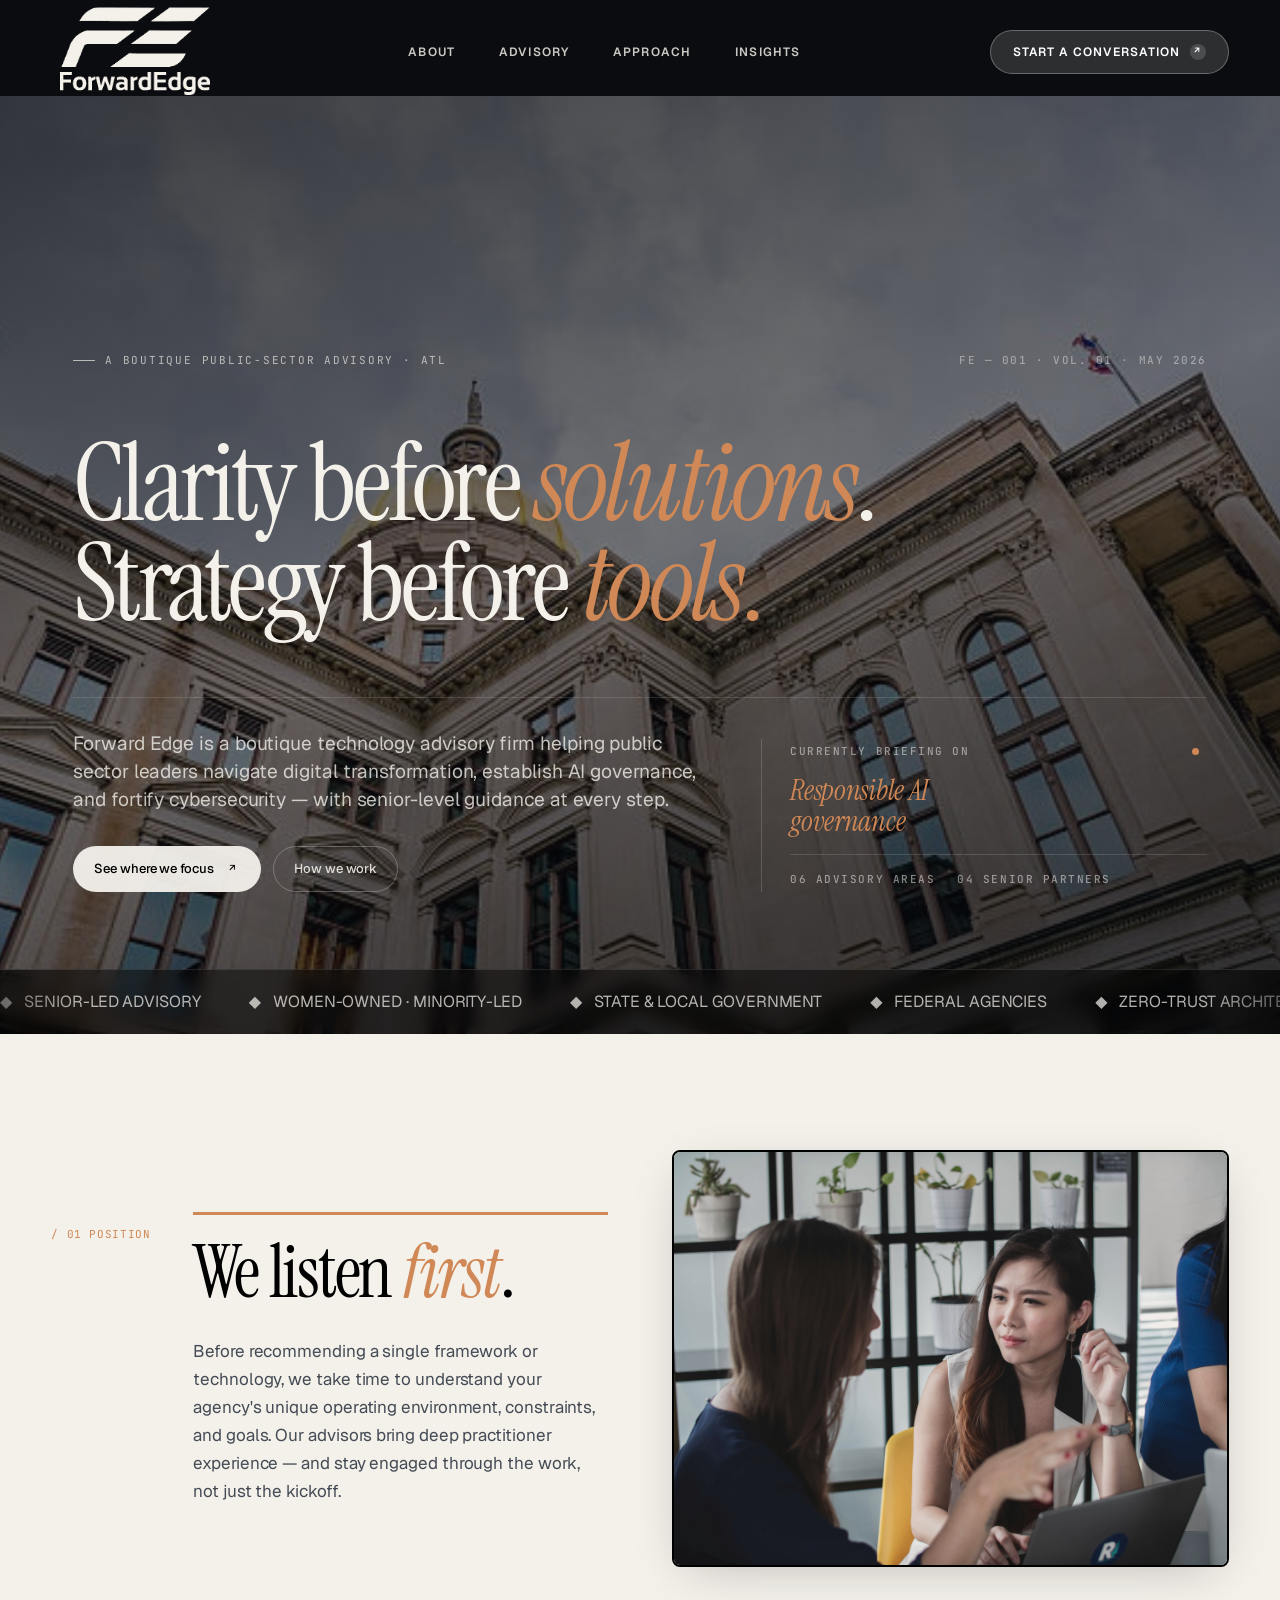
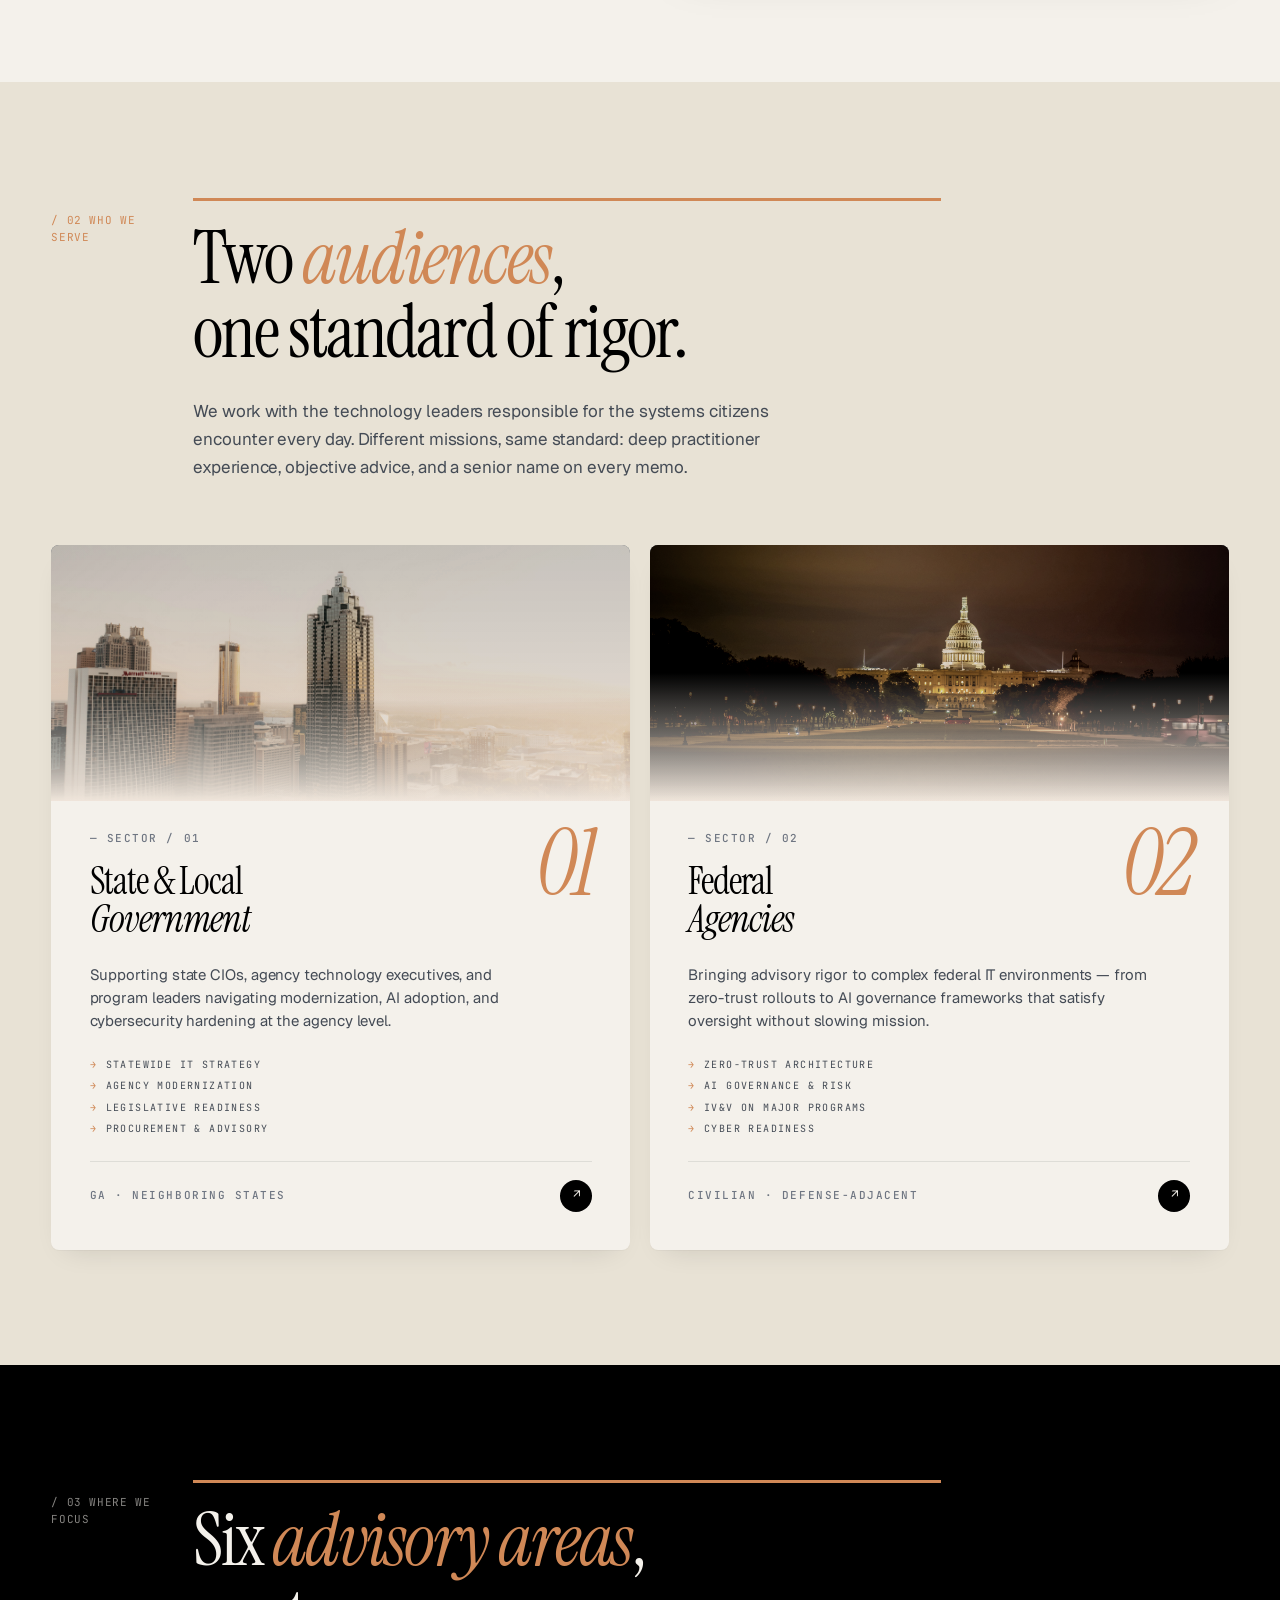
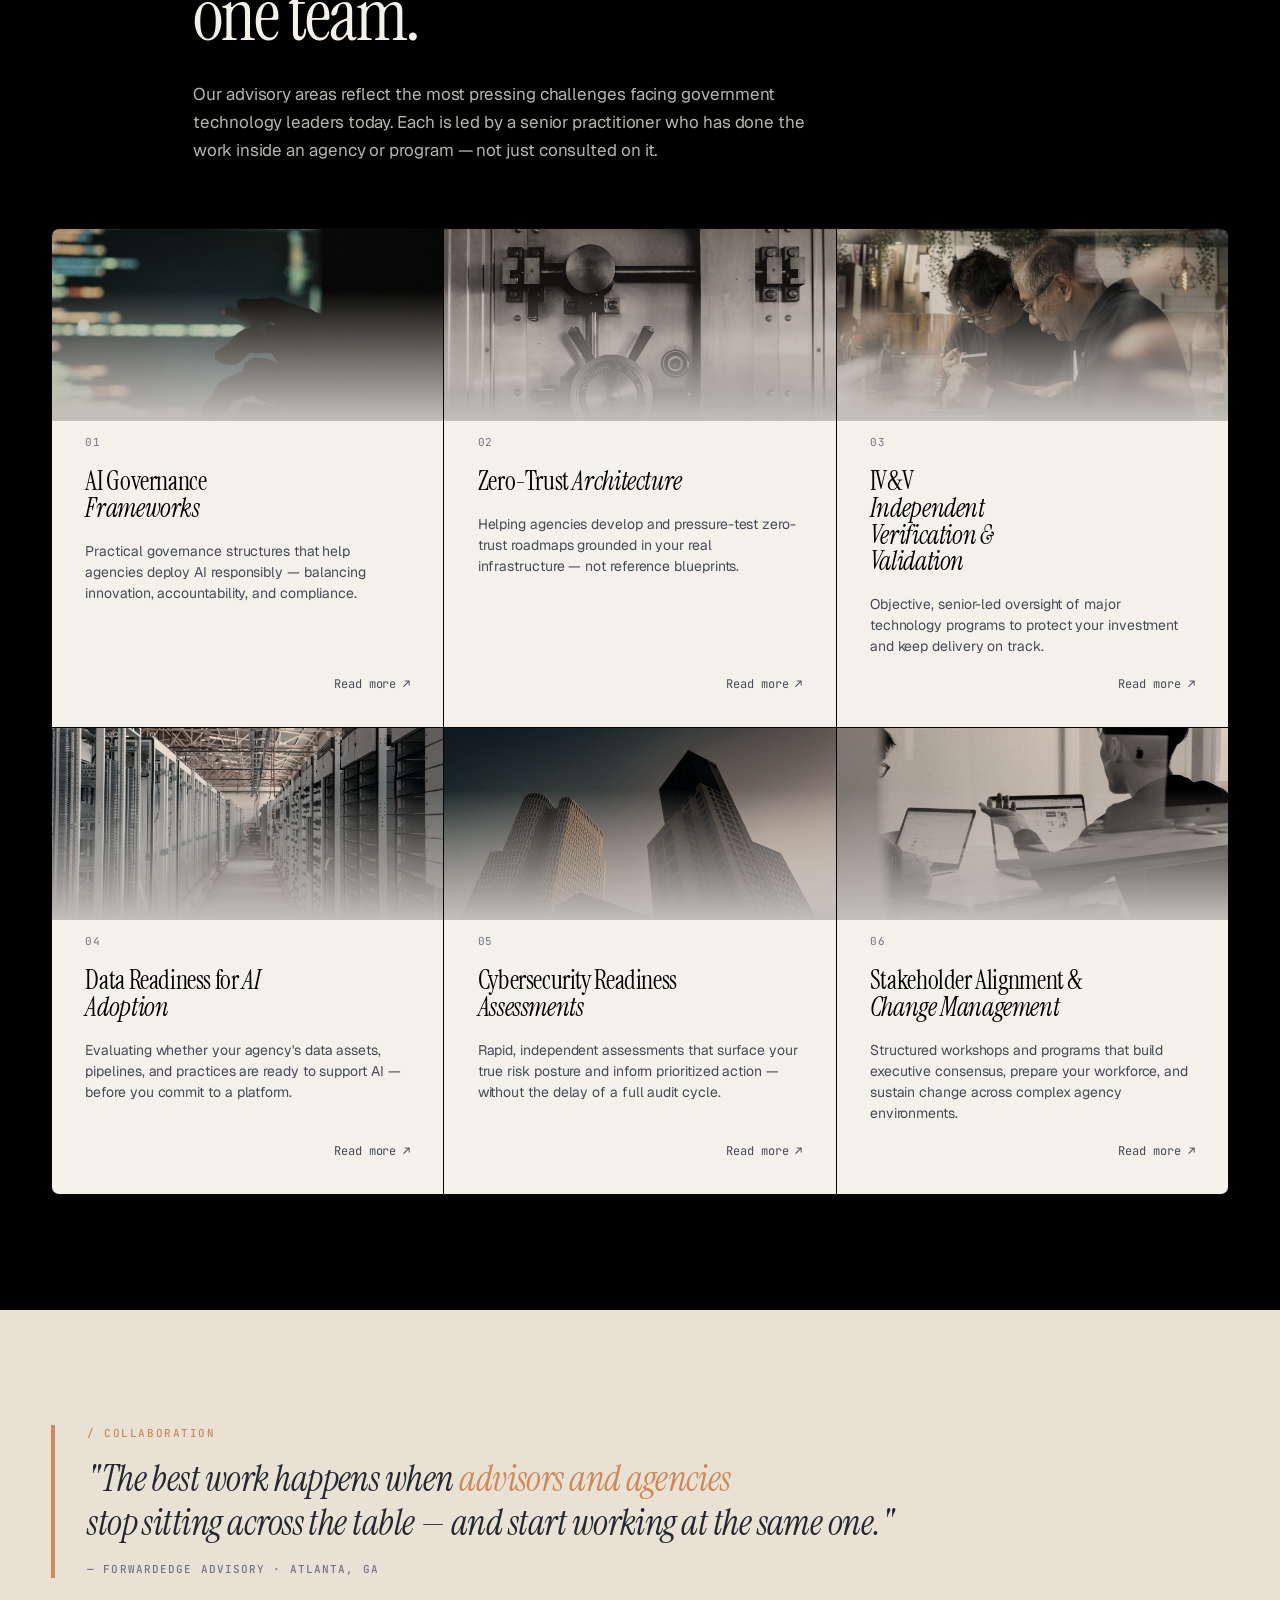
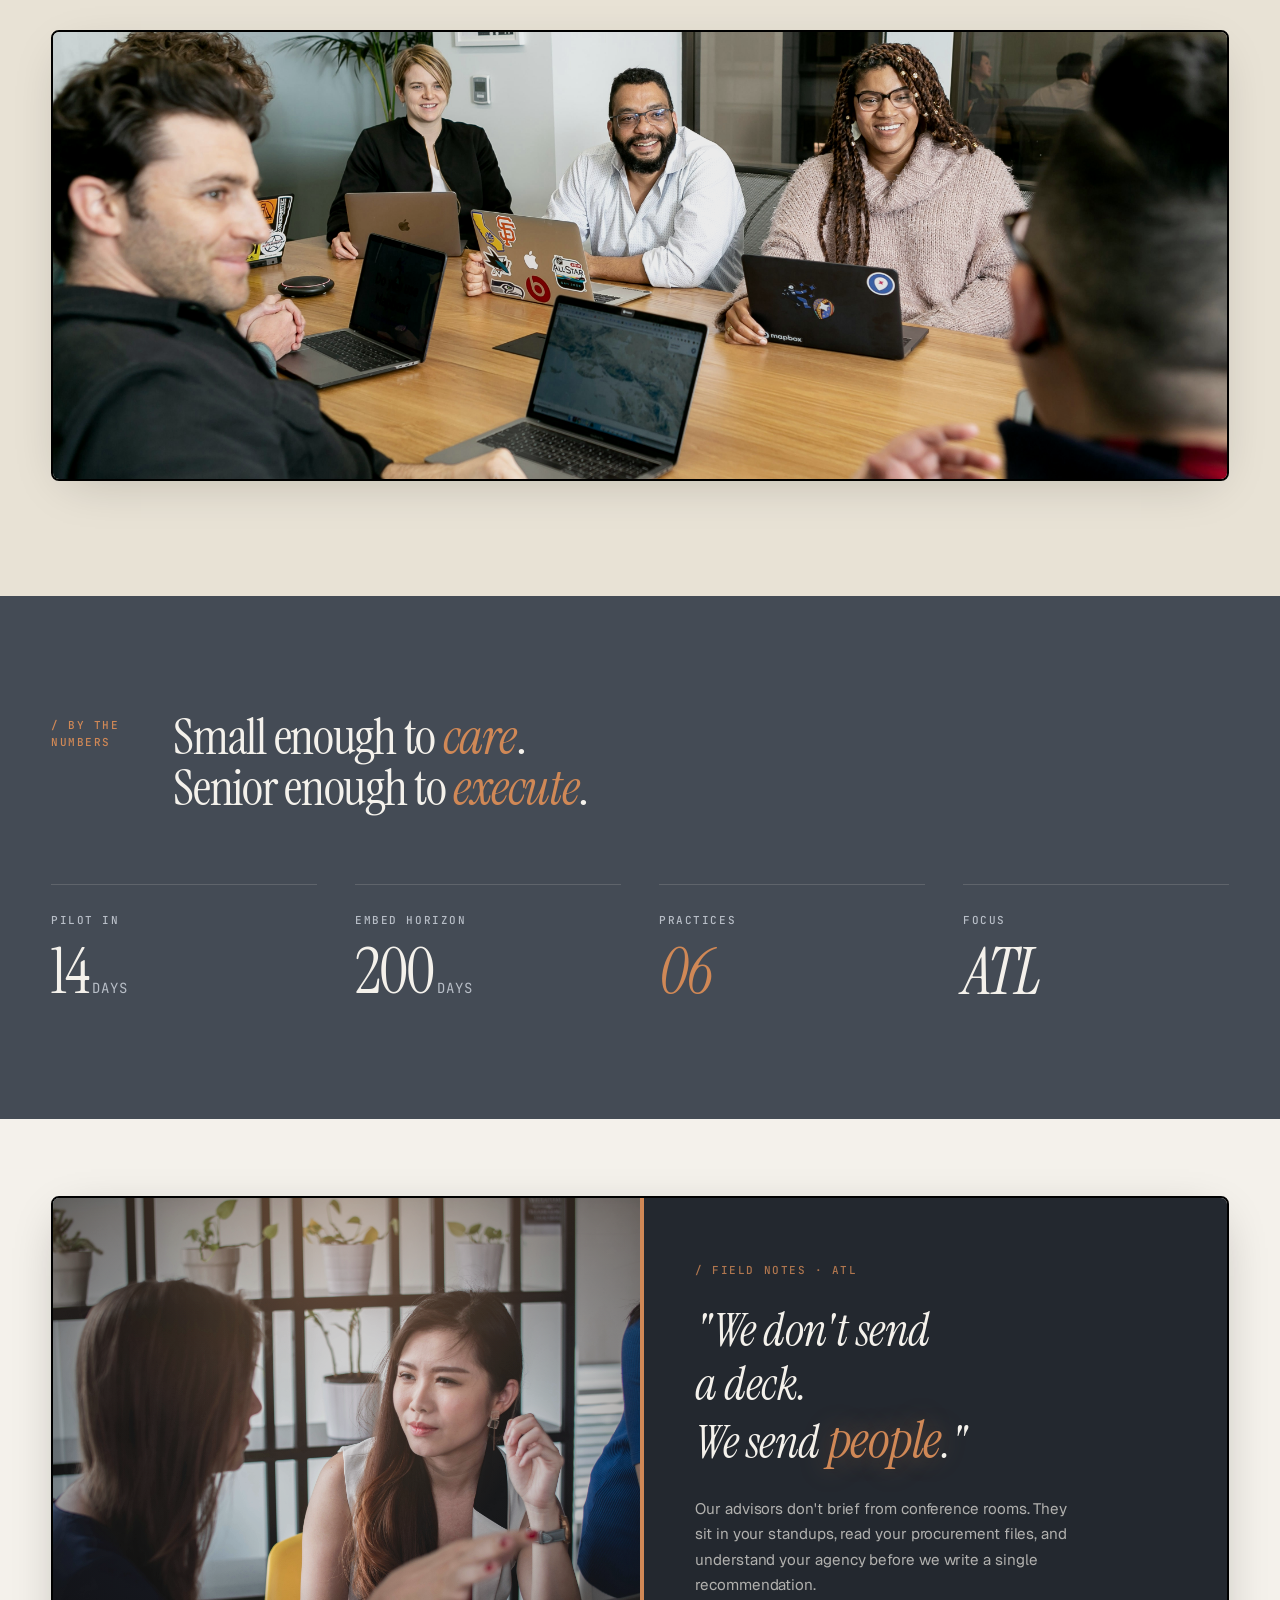
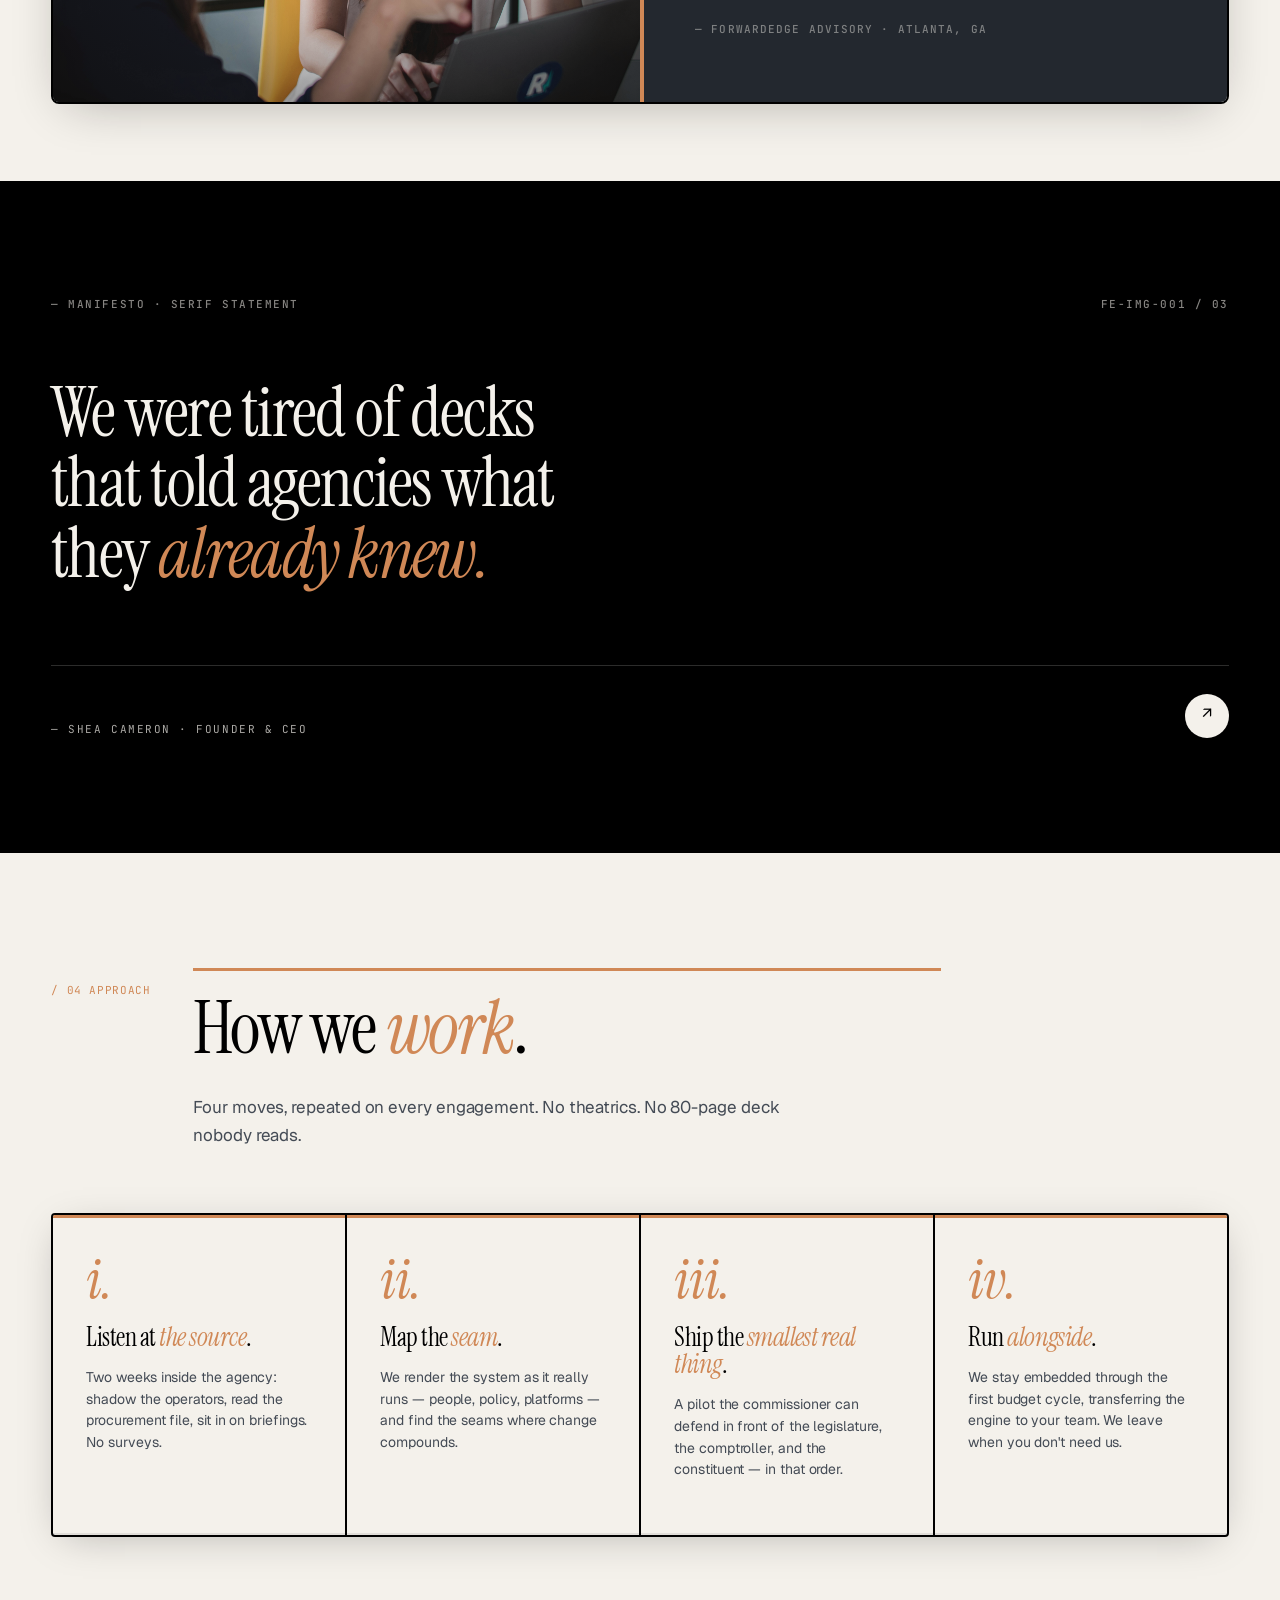
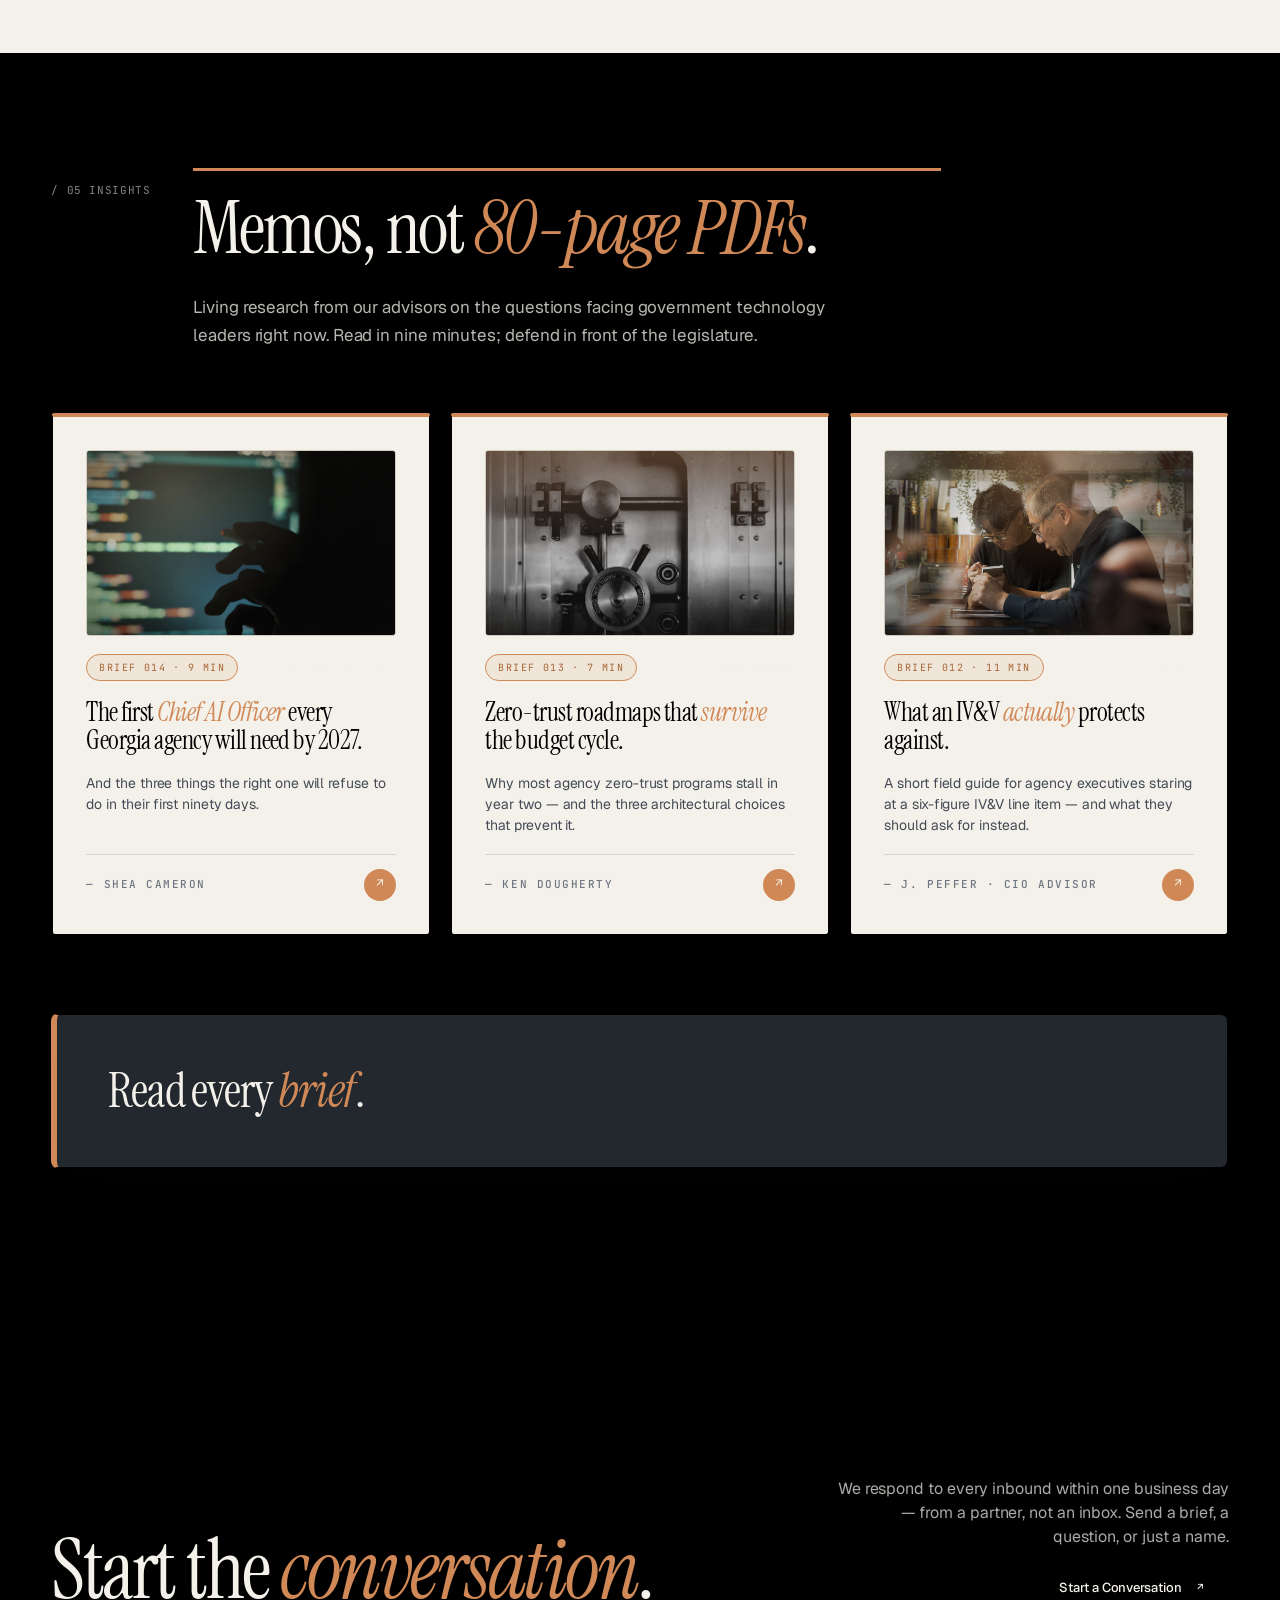
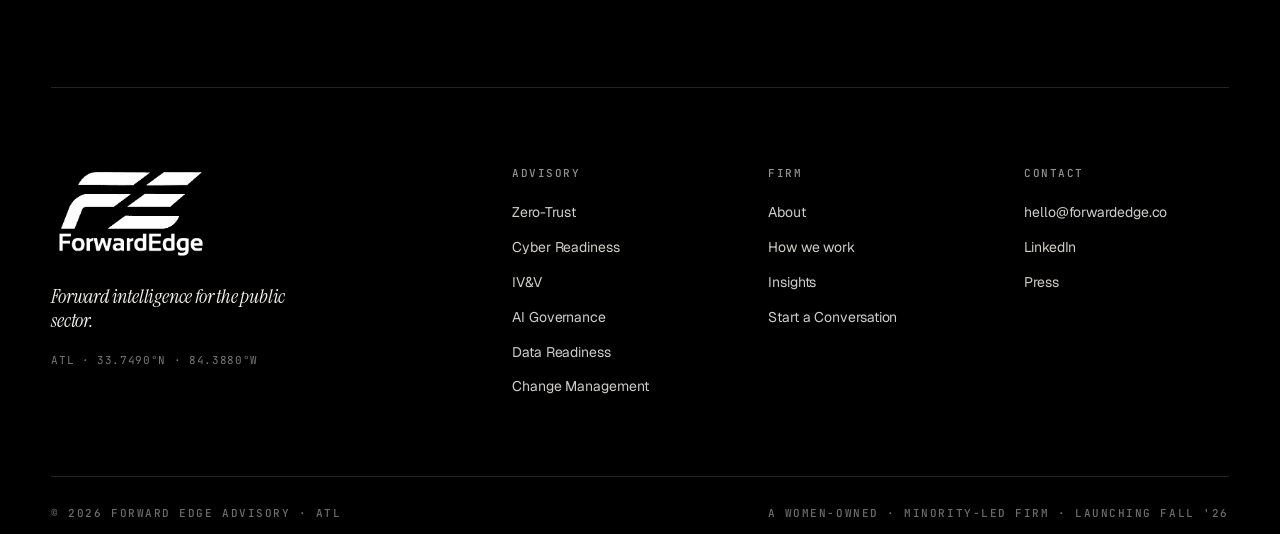
<file: index.html>
<!doctype html>
<html lang="en">
<head>
<meta charset="utf-8" />
<meta name="viewport" content="width=device-width, initial-scale=1" />
<title>Forward Edge · Trusted advisors for government's most complex technology decisions</title>
<meta name="description" content="Forward Edge is a boutique technology advisory firm helping public sector leaders navigate digital transformation, AI governance, and cybersecurity — with senior-level guidance at every step." />
<link rel="icon" href="assets/fe-mark-black.png" />

<link rel="preconnect" href="https://fonts.googleapis.com" />
<link rel="preconnect" href="https://fonts.gstatic.com" crossorigin />
<link href="https://fonts.googleapis.com/css2?family=Instrument+Serif:ital@0;1&family=Geist:wght@400;500;600;700&family=JetBrains+Mono:wght@400;500;600&display=swap" rel="stylesheet" />
<link rel="stylesheet" href="styles.css" />
</head>
<body class="has-video-hero">

<!-- ────────────────────  NAV  ──────────────────── -->
<header class="nav">
  <div class="container nav-inner">
    <a class="nav-brand" href="index.html" aria-label="Forward Edge — home">
      <img src="assets/fe-lockup-black.png" alt="Forward Edge" class="logo-dark" />
      <img src="assets/fe-lockup-paper.png" alt="" class="logo-light" aria-hidden="true" />
    </a>
    <nav class="nav-links" aria-label="Primary">
      <a href="about.html">About</a>
      <a href="advisory.html">Advisory</a>
      <a href="how-we-work.html">Approach</a>
      <a href="insights.html">Insights</a>
    </nav>
    <div class="nav-cta">
      <span class="nav-status"><span class="dot-edge"></span>Briefing — Fall '26</span>
      <a class="btn btn-primary" href="contact.html">Start a Conversation<span class="btn-arrow">↗</span></a>
      <button class="nav-toggle" aria-label="Open menu">☰</button>
    </div>
  </div>
</header>

<!-- ────────────────────  HERO  ──────────────────── -->
<section class="hero hero-cinematic">

  <div class="hero-overlay"></div>

  <div class="hero-content">
    <div class="container">
      <div class="hero-meta">
        <span class="eyebrow">A boutique public-sector advisory · ATL</span>
        <span class="mono">FE — 001 · VOL. 01 · MAY 2026</span>
      </div>

      <h1>
        Clarity before <em>solutions</em>.<br/>
        Strategy before <em>tools</em><span class="stop">.</span>
      </h1>

      <div class="hero-row">
        <div class="hero-deck">
          <p>
            Forward Edge is a boutique technology advisory firm helping public sector leaders
            navigate digital transformation, establish AI governance, and fortify cybersecurity —
            with senior-level guidance at every step.
          </p>
          <div class="hero-actions">
            <a class="btn btn-primary" href="advisory.html">See where we focus<span class="btn-arrow">↗</span></a>
            <a class="btn btn-ghost" href="how-we-work.html">How we work</a>
          </div>
        </div>

        <aside class="hero-side">
          <div class="row">
            <span class="mono">Currently briefing on</span>
            <span class="dot-edge"></span>
          </div>
          <span class="now serif-i">Responsible AI<br/>governance</span>
          <div class="foot">
            <span class="mono">06 advisory areas</span>
            <span class="mono">04 senior partners</span>
          </div>
        </aside>
      </div>
    </div>
  </div>

  <div class="hero-ticker">
    <div class="track">
      <span><span class="glyph">◆</span> SENIOR-LED ADVISORY</span>
      <span><span class="glyph">◆</span> WOMEN-OWNED · MINORITY-LED</span>
      <span><span class="glyph">◆</span> STATE &amp; LOCAL GOVERNMENT</span>
      <span><span class="glyph">◆</span> FEDERAL AGENCIES</span>
      <span><span class="glyph">◆</span> ZERO-TRUST ARCHITECTURE</span>
      <span><span class="glyph">◆</span> AI GOVERNANCE</span>
      <span><span class="glyph">◆</span> IV&amp;V</span>
      <span><span class="glyph">◆</span> ATLANTA, GA</span>
      <!-- duplicate for seamless loop -->
      <span><span class="glyph">◆</span> SENIOR-LED ADVISORY</span>
      <span><span class="glyph">◆</span> WOMEN-OWNED · MINORITY-LED</span>
      <span><span class="glyph">◆</span> STATE &amp; LOCAL GOVERNMENT</span>
      <span><span class="glyph">◆</span> FEDERAL AGENCIES</span>
      <span><span class="glyph">◆</span> ZERO-TRUST ARCHITECTURE</span>
      <span><span class="glyph">◆</span> AI GOVERNANCE</span>
      <span><span class="glyph">◆</span> IV&amp;V</span>
      <span><span class="glyph">◆</span> ATLANTA, GA</span>
    </div>
  </div>

</section>

<!-- ────────────────────  POSITION (paper) ──────────────────── -->
<section class="section-pad surface-paper">
  <div class="container">
    <div class="pos-split reveal">
      <div class="pos-text">
        <div class="section-head">
          <span class="num">/ 01 POSITION</span>
          <div>
            <h2>We listen <em>first</em>.</h2>
            <p class="deck">
              Before recommending a single framework or technology, we take time to understand your
              agency's unique operating environment, constraints, and goals. Our advisors bring deep
              practitioner experience &mdash; and stay engaged through the work, not just the kickoff.
            </p>
          </div>
        </div>
      </div>
      <div class="pos-photo">
        <img src="pl.jpg" alt="" class="pos-photo-img" />
      </div>
    </div>
  </div>
</section>

<!-- ────────────────────  WHO WE SERVE  ──────────────────── -->
<section class="section-pad surface-stone">
  <div class="container">
    <div class="section-head reveal">
      <span class="num">/ 02 WHO WE SERVE</span>
      <div>
        <h2>Two <em>audiences</em>,<br/>one standard of rigor.</h2>
        <p class="deck">
          We work with the technology leaders responsible for the systems citizens
          encounter every day. Different missions, same standard: deep practitioner experience,
          objective advice, and a senior name on every memo.
        </p>
      </div>
    </div>

    <div class="serve reveal">
      <a class="serve-card has-photo" href="advisory.html">
        <div class="serve-photo"><img src="assets/photos/sector-state-local-2.jpg" alt="" class="photo-img" /></div>
        <div class="top">
          <div>
            <span class="mono">— SECTOR / 01</span>
            <h3 style="margin-top: 12px;">State &amp; Local<br/><em>Government</em></h3>
          </div>
          <span class="big-num">01</span>
        </div>
        <p>
          Supporting state CIOs, agency technology executives, and program leaders
          navigating modernization, AI adoption, and cybersecurity hardening at the agency level.
        </p>
        <ul>
          <li>Statewide IT strategy</li>
          <li>Agency modernization</li>
          <li>Legislative readiness</li>
          <li>Procurement &amp; advisory</li>
        </ul>
        <div class="foot">
          <span class="mono">GA · NEIGHBORING STATES</span>
          <span class="arrow-mini">↗</span>
        </div>
      </a>

      <a class="serve-card has-photo" href="advisory.html">
        <div class="serve-photo"><img src="assets/photos/sector-federal-2.jpg" alt="" class="photo-img" /></div>
        <div class="top">
          <div>
            <span class="mono">— SECTOR / 02</span>
            <h3 style="margin-top: 12px;">Federal<br/><em>Agencies</em></h3>
          </div>
          <span class="big-num">02</span>
        </div>
        <p>
          Bringing advisory rigor to complex federal IT environments &mdash; from zero-trust
          rollouts to AI governance frameworks that satisfy oversight without slowing mission.
        </p>
        <ul>
          <li>Zero-trust architecture</li>
          <li>AI governance &amp; risk</li>
          <li>IV&amp;V on major programs</li>
          <li>Cyber readiness</li>
        </ul>
        <div class="foot">
          <span class="mono">CIVILIAN · DEFENSE-ADJACENT</span>
          <span class="arrow-mini">↗</span>
        </div>
      </a>
    </div>
  </div>
</section>

<!-- ────────────────────  ADVISORY AREAS  ──────────────────── -->
<section class="section-pad surface-black">
  <div class="container">
    <div class="section-head reveal">
      <span class="num">/ 03 WHERE WE FOCUS</span>
      <div>
        <h2>Six <em>advisory areas</em>,<br/>one team.</h2>
        <p class="deck">
          Our advisory areas reflect the most pressing challenges facing government
          technology leaders today. Each is led by a senior practitioner who has done the
          work inside an agency or program &mdash; not just consulted on it.
        </p>
      </div>
    </div>

    <div class="advisory-grid reveal">
      <a class="adv-card has-photo" href="advisory.html#ai-gov">
        <div class="adv-photo"><img src="assets/photos/adv-ai-gov.jpg" alt="" class="photo-img" /></div>
        <span class="num">01</span>
        <h3>AI Governance <em>Frameworks</em></h3>
        <p>Practical governance structures that help agencies deploy AI responsibly — balancing innovation, accountability, and compliance.</p>
        <span class="adv-arrow">Read more  ↗</span>
      </a>

      <a class="adv-card has-photo" href="advisory.html#zero-trust">
        <div class="adv-photo"><img src="assets/photos/adv-zero-trust-2.jpg" alt="" class="photo-img" /></div>
        <span class="num">02</span>
        <h3>Zero-Trust <em>Architecture</em></h3>
        <p>Helping agencies develop and pressure-test zero-trust roadmaps grounded in your real infrastructure — not reference blueprints.</p>
        <span class="adv-arrow">Read more  ↗</span>
      </a>

      <a class="adv-card has-photo" href="advisory.html#ivv">
        <div class="adv-photo"><img src="assets/photos/adv-ivv-2.jpg" alt="" class="photo-img" /></div>
        <span class="num">03</span>
        <h3>IV&amp;V<br/><em>Independent Verification &amp; Validation</em></h3>
        <p>Objective, senior-led oversight of major technology programs to protect your investment and keep delivery on track.</p>
        <span class="adv-arrow">Read more  ↗</span>
      </a>

      <a class="adv-card has-photo" href="advisory.html#data">
        <div class="adv-photo"><img src="assets/photos/adv-data.jpg" alt="" class="photo-img" /></div>
        <span class="num">04</span>
        <h3>Data Readiness for <em>AI Adoption</em></h3>
        <p>Evaluating whether your agency's data assets, pipelines, and practices are ready to support AI — before you commit to a platform.</p>
        <span class="adv-arrow">Read more  ↗</span>
      </a>

      <a class="adv-card has-photo" href="advisory.html#cyber">
        <div class="adv-photo"><img src="assets/photos/adv-cyber-2.jpg" alt="" class="photo-img" /></div>
        <span class="num">05</span>
        <h3>Cybersecurity Readiness <em>Assessments</em></h3>
        <p>Rapid, independent assessments that surface your true risk posture and inform prioritized action — without the delay of a full audit cycle.</p>
        <span class="adv-arrow">Read more  ↗</span>
      </a>

      <a class="adv-card has-photo" href="advisory.html#change">
        <div class="adv-photo"><img src="assets/photos/adv-change.jpg" alt="" class="photo-img" /></div>
        <span class="num">06</span>
        <h3>Stakeholder Alignment &amp; <em>Change Management</em></h3>
        <p>Structured workshops and programs that build executive consensus, prepare your workforce, and sustain change across complex agency environments.</p>
        <span class="adv-arrow">Read more  ↗</span>
      </a>
    </div>
  </div>
</section>

<!-- ────────────────────  TEAM COLLAB BREAK  ──────────────────── -->
<section class="section-pad surface-stone">
  <div class="container">

    <!-- Quote bar -->
    <div class="collab-quote reveal">
      <span class="collab-label mono">/ COLLABORATION</span>
      <blockquote class="collab-bq">
        "The best work happens when <em>advisors and agencies</em><br/>stop sitting across the table — and start working at the same one."
      </blockquote>
      <cite class="collab-cite mono">— ForwardEdge Advisory · Atlanta, GA</cite>
    </div>

    <!-- Photo -->
    <div class="collab-photo reveal">
      <img src="assets/photos/team-meeting.jpg" alt="ForwardEdge team in collaboration" class="collab-img" />
    </div>

  </div>
</section>

<!-- ────────────────────  STATS BAND (Graphite break) ──────────────────── -->
<section class="section-pad" style="background: var(--color-graphite); color: var(--color-paper);">
  <div class="container">
    <div style="display: grid; grid-template-columns: repeat(4, 1fr); gap: clamp(20px, 3vw, 56px); align-items: end;">
      <div style="grid-column: span 4; display: grid; grid-template-columns: 90px 1fr; gap: 32px; margin-bottom: 32px;">
        <span class="mono" style="color: var(--color-edge); padding-top: 6px;">/ BY THE NUMBERS</span>
        <h2 class="serif" style="font-size: clamp(32px, 4vw, 52px); line-height: 1; letter-spacing: -0.025em; margin: 0; max-width: 22ch; color: var(--color-paper);">
          Small enough to <em style="font-style: italic; color: var(--color-edge);">care</em>.<br/>
          Senior enough to <em style="font-style: italic; color: var(--color-edge);">execute</em>.
        </h2>
      </div>
      <div style="border-top: 1px solid rgba(244,241,235,.15); padding-top: 22px;">
        <span class="mono" style="color: var(--color-mist);">PILOT IN</span>
        <p class="serif" style="font-size: 64px; line-height: 1; letter-spacing: -0.03em; margin: 8px 0 0; color: var(--color-paper);">14<span style="font-family: var(--font-mono); font-size: 14px; letter-spacing: 0.06em; text-transform: uppercase; color: var(--color-mist); margin-left: 4px;">days</span></p>
      </div>
      <div style="border-top: 1px solid rgba(244,241,235,.15); padding-top: 22px;">
        <span class="mono" style="color: var(--color-mist);">EMBED HORIZON</span>
        <p class="serif" style="font-size: 64px; line-height: 1; letter-spacing: -0.03em; margin: 8px 0 0; color: var(--color-paper);">200<span style="font-family: var(--font-mono); font-size: 14px; letter-spacing: 0.06em; text-transform: uppercase; color: var(--color-mist); margin-left: 4px;">days</span></p>
      </div>
      <div style="border-top: 1px solid rgba(244,241,235,.15); padding-top: 22px;">
        <span class="mono" style="color: var(--color-mist);">PRACTICES</span>
        <p class="serif" style="font-size: 64px; line-height: 1; letter-spacing: -0.03em; margin: 8px 0 0; color: var(--color-paper);"><em style="color: var(--color-edge); font-style: italic;">06</em></p>
      </div>
      <div style="border-top: 1px solid rgba(244,241,235,.15); padding-top: 22px;">
        <span class="mono" style="color: var(--color-mist);">FOCUS</span>
        <p class="serif" style="font-size: 64px; line-height: 1; letter-spacing: -0.03em; margin: 8px 0 0; color: var(--color-paper); font-style: italic;">ATL</p>
      </div>
    </div>
  </div>
</section>

<!-- Editorial strip: advisor in action + pull quote -->
<section class="section-pad-sm surface-paper">
  <div class="container">
    <div class="fe-strip reveal">

      <div class="fe-strip-photo">
        <div class="photo warm" style="position:absolute;inset:0;border-radius:0;">
          <img src="assets/photos/people-listen.jpg" alt="" class="photo-img" />
        </div>
      </div>

      <div class="fe-strip-quote">
        <span class="fe-strip-label mono">/ FIELD NOTES · ATL</span>
        <blockquote class="fe-strip-blockquote">
          "We don't send<br/>a deck.<br/>We send <em class="accent">people</em>."
        </blockquote>
        <p class="fe-strip-body">Our advisors don't brief from conference rooms. They sit in your standups, read your procurement files, and understand your agency before we write a single recommendation.</p>
        <cite class="fe-strip-cite mono">— ForwardEdge Advisory · Atlanta, GA</cite>
      </div>

    </div>
  </div>
</section>

<!-- ────────────────────  HOW WE WORK (dark break) ──────────────────── -->
<section class="manifesto">
  <div class="container">
    <div class="manifesto-meta">
      <span class="mono">— MANIFESTO · SERIF STATEMENT</span>
      <span class="mono">FE-IMG-001 / 03</span>
    </div>
    <h2>
      We were tired of decks<br/>
      that told agencies what<br/>
      they <em>already knew.</em>
    </h2>
    <div class="manifesto-foot">
      <span class="attr">— Shea Cameron · Founder &amp; CEO</span>
      <a href="how-we-work.html" aria-label="How we work">
        <span class="arrow-circle">↗</span>
      </a>
    </div>
  </div>
</section>


<!-- ────────────────────  HOW WE WORK GRID  ──────────────────── -->
<section class="section-pad surface-paper">
  <div class="container">
    <div class="section-head reveal">
      <span class="num">/ 04 APPROACH</span>
      <div>
        <h2>How we <em>work</em>.</h2>
        <p class="deck">
          Four moves, repeated on every engagement. No theatrics. No 80-page deck nobody reads.
        </p>
      </div>
    </div>

    <div class="how-grid reveal">
      <div class="how-card">
        <span class="num">i.</span>
        <h3>Listen at <em>the source</em>.</h3>
        <p>Two weeks inside the agency: shadow the operators, read the procurement file, sit in on briefings. No surveys.</p>
      </div>
      <div class="how-card">
        <span class="num">ii.</span>
        <h3>Map the <em>seam</em>.</h3>
        <p>We render the system as it really runs &mdash; people, policy, platforms &mdash; and find the seams where change compounds.</p>
      </div>
      <div class="how-card">
        <span class="num">iii.</span>
        <h3>Ship the <em>smallest real thing</em>.</h3>
        <p>A pilot the commissioner can defend in front of the legislature, the comptroller, and the constituent &mdash; in that order.</p>
      </div>
      <div class="how-card">
        <span class="num">iv.</span>
        <h3>Run <em>alongside</em>.</h3>
        <p>We stay embedded through the first budget cycle, transferring the engine to your team. We leave when you don't need us.</p>
      </div>
    </div>
  </div>
</section>

<!-- ────────────────────  INSIGHTS TEASER  ──────────────────── -->
<section class="section-pad surface-black">
  <div class="container">
    <div class="section-head reveal">
      <span class="num">/ 05 INSIGHTS</span>
      <div>
        <h2>Memos, not <em>80-page PDFs</em>.</h2>
        <p class="deck">
          Living research from our advisors on the questions facing government technology
          leaders right now. Read in nine minutes; defend in front of the legislature.
        </p>
      </div>
    </div>

    <div class="memo-grid reveal">
      <a class="memo-card" href="insights.html">
        <div class="imgslot">
          <div class="photo atmospheric" style="position:absolute;inset:0;border-radius:0;"><img src="assets/photos/memo-ai-governance.jpg" alt="" class="photo-img" />
            <span class="placeholder-tag">Photo · abstract</span>
            <div class="photo-mark"><div class="photo-mark-wrap"><span class="ring">photo</span></div></div>
          </div>
        </div>
        <div class="head">
          <span class="pill">BRIEF 014 · 9 MIN</span>
          <span class="mono">AI GOVERNANCE</span>
        </div>
        <h3>The first <em>Chief AI Officer</em> every Georgia agency will need by 2027.</h3>
        <p class="lede">And the three things the right one will refuse to do in their first ninety days.</p>
        <div class="foot">
          <span class="mono">— SHEA CAMERON</span>
          <span class="arrow-mini">↗</span>
        </div>
      </a>

      <a class="memo-card" href="insights.html">
        <div class="imgslot">
          <div class="photo architectural" style="position:absolute;inset:0;border-radius:0;"><img src="assets/photos/memo-zero-trust.jpg" alt="" class="photo-img" />
            <span class="placeholder-tag">Photo · architectural</span>
            <div class="photo-mark"><div class="photo-mark-wrap"><span class="ring">photo</span></div></div>
          </div>
        </div>
        <div class="head">
          <span class="pill">BRIEF 013 · 7 MIN</span>
          <span class="mono">ZERO-TRUST</span>
        </div>
        <h3>Zero-trust roadmaps that <em>survive</em> the budget cycle.</h3>
        <p class="lede">Why most agency zero-trust programs stall in year two — and the three architectural choices that prevent it.</p>
        <div class="foot">
          <span class="mono">— KEN DOUGHERTY</span>
          <span class="arrow-mini">↗</span>
        </div>
      </a>

      <a class="memo-card" href="insights.html">
        <div class="imgslot">
          <div class="photo warm" style="position:absolute;inset:0;border-radius:0;"><img src="assets/photos/memo-ivv.jpg" alt="" class="photo-img" />
            <span class="placeholder-tag">Photo · warm tone</span>
            <div class="photo-mark"><div class="photo-mark-wrap"><span class="ring">photo</span></div></div>
          </div>
        </div>
        <div class="head">
          <span class="pill">BRIEF 012 · 11 MIN</span>
          <span class="mono">IV&amp;V</span>
        </div>
        <h3>What an IV&amp;V <em>actually</em> protects against.</h3>
        <p class="lede">A short field guide for agency executives staring at a six-figure IV&amp;V line item — and what they should ask for instead.</p>
        <div class="foot">
          <span class="mono">— J. PEFFER · CIO ADVISOR</span>
          <span class="arrow-mini">↗</span>
        </div>
      </a>
    </div>

    <div class="end-cta reveal">
      <div class="row">
        <h3>Read every <em>brief</em>.</h3>
        <a class="btn btn-ghost" href="insights.html">All insights<span class="btn-arrow">↗</span></a>
      </div>
    </div>
  </div>
</section>

<!-- ────────────────────  FOOTER  ──────────────────── -->
<footer class="footer">
  <div class="container">
    <div class="footer-cta reveal">
      <h2>Start the <em>conversation</em>.</h2>
      <div class="side">
        <p>We respond to every inbound within one business day &mdash; from a partner, not an inbox. Send a brief, a question, or just a name.</p>
        <a class="btn btn-primary" href="contact.html">Start a Conversation<span class="btn-arrow">↗</span></a>
      </div>
    </div>

    <div class="footer-cols">
      <div class="footer-col footer-brand">
        <img src="assets/fe-lockup-black.png" alt="Forward Edge" />
        <p>Forward intelligence for the public sector.</p>
        <div class="footer-coords">ATL · 33.7490°N · 84.3880°W</div>
      </div>
      <div class="footer-col">
        <h4>Advisory</h4>
        <ul>
          <li><a href="advisory.html#zero-trust">Zero-Trust</a></li>
          <li><a href="advisory.html#cyber">Cyber Readiness</a></li>
          <li><a href="advisory.html#ivv">IV&amp;V</a></li>
          <li><a href="advisory.html#ai-gov">AI Governance</a></li>
          <li><a href="advisory.html#data">Data Readiness</a></li>
          <li><a href="advisory.html#change">Change Management</a></li>
        </ul>
      </div>
      <div class="footer-col">
        <h4>Firm</h4>
        <ul>
          <li><a href="about.html">About</a></li>
          <li><a href="how-we-work.html">How we work</a></li>
          <li><a href="insights.html">Insights</a></li>
          <li><a href="contact.html">Start a Conversation</a></li>
        </ul>
      </div>
      <div class="footer-col">
        <h4>Contact</h4>
        <ul>
          <li><a href="mailto:hello@forwardedge.co">hello@forwardedge.co</a></li>
          <li><a href="#">LinkedIn</a></li>
          <li><a href="#">Press</a></li>
        </ul>
      </div>
    </div>

    <div class="footer-base">
      <span class="mono">© 2026 Forward Edge Advisory · ATL</span>
      <span class="mono">A WOMEN-OWNED · MINORITY-LED FIRM · LAUNCHING FALL '26</span>
    </div>
  </div>
</footer>

<script src="script.js"></script>
</body>
</html>
</file>
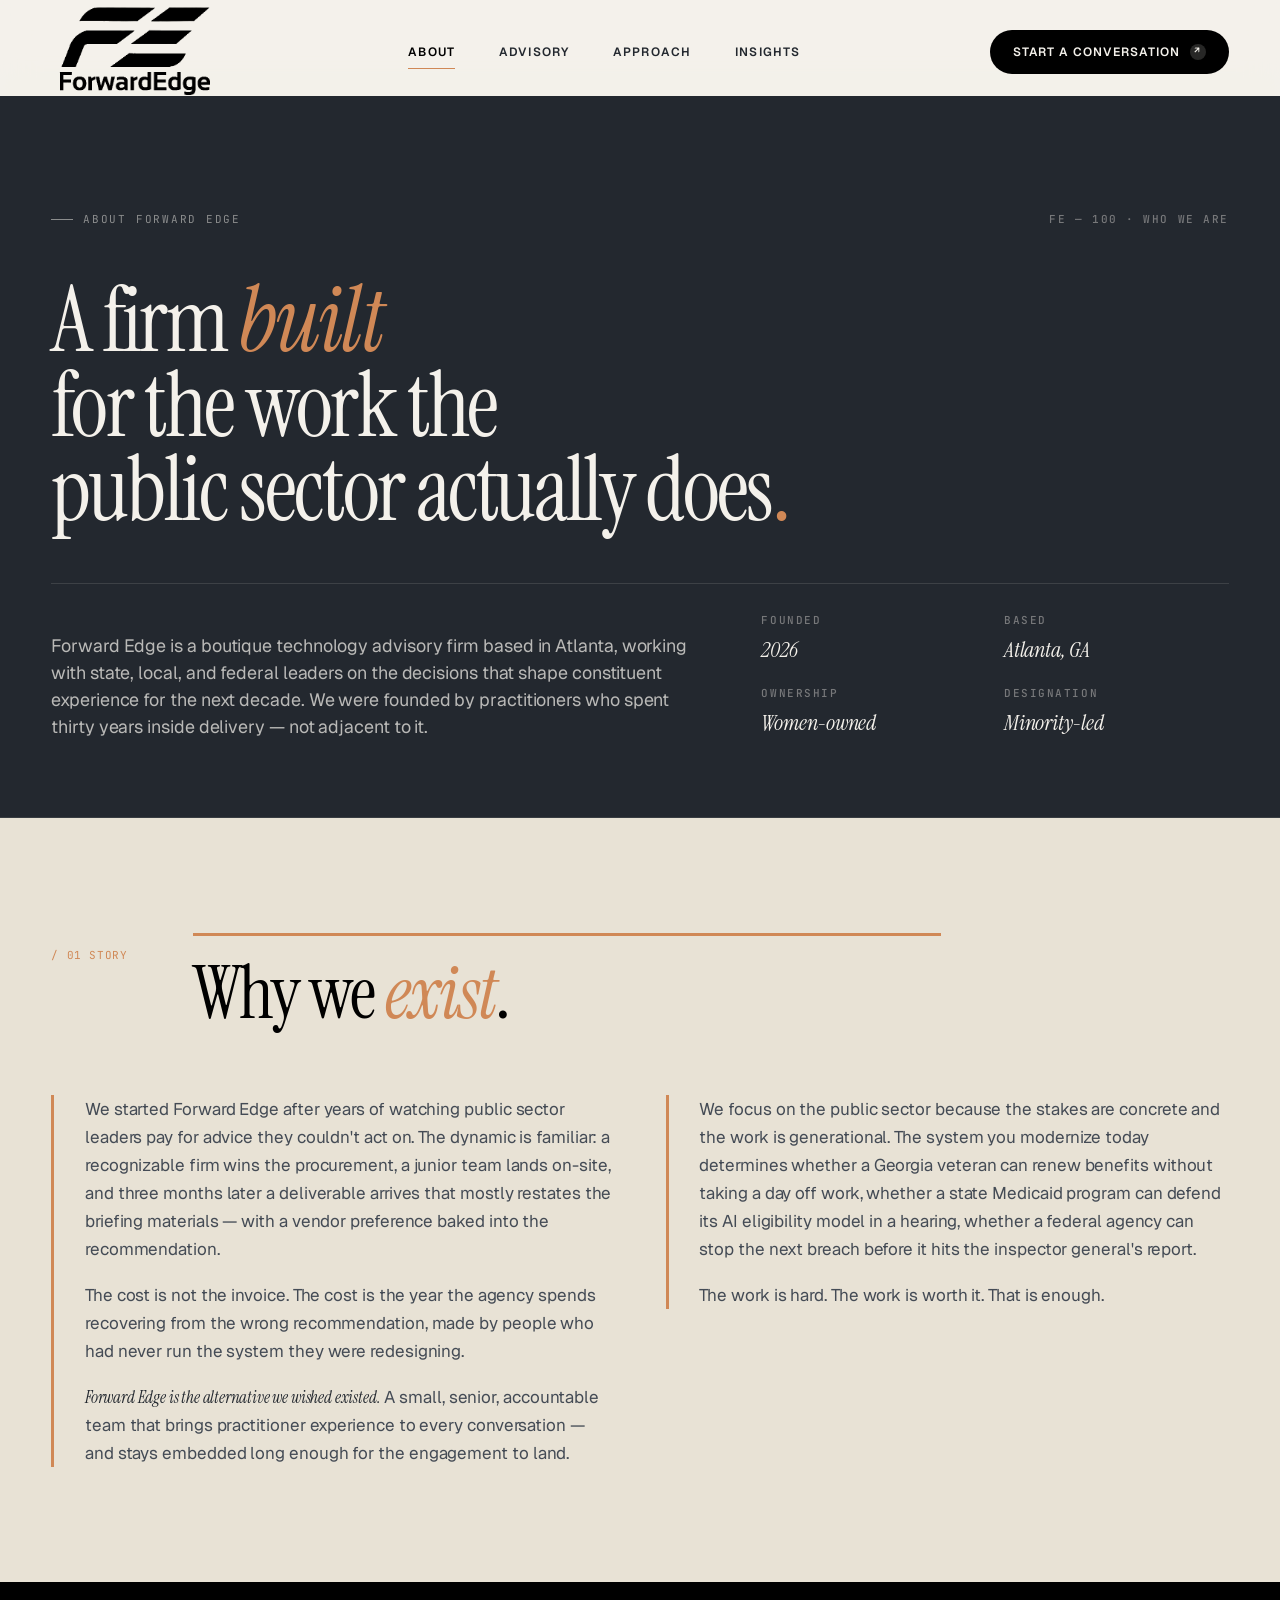
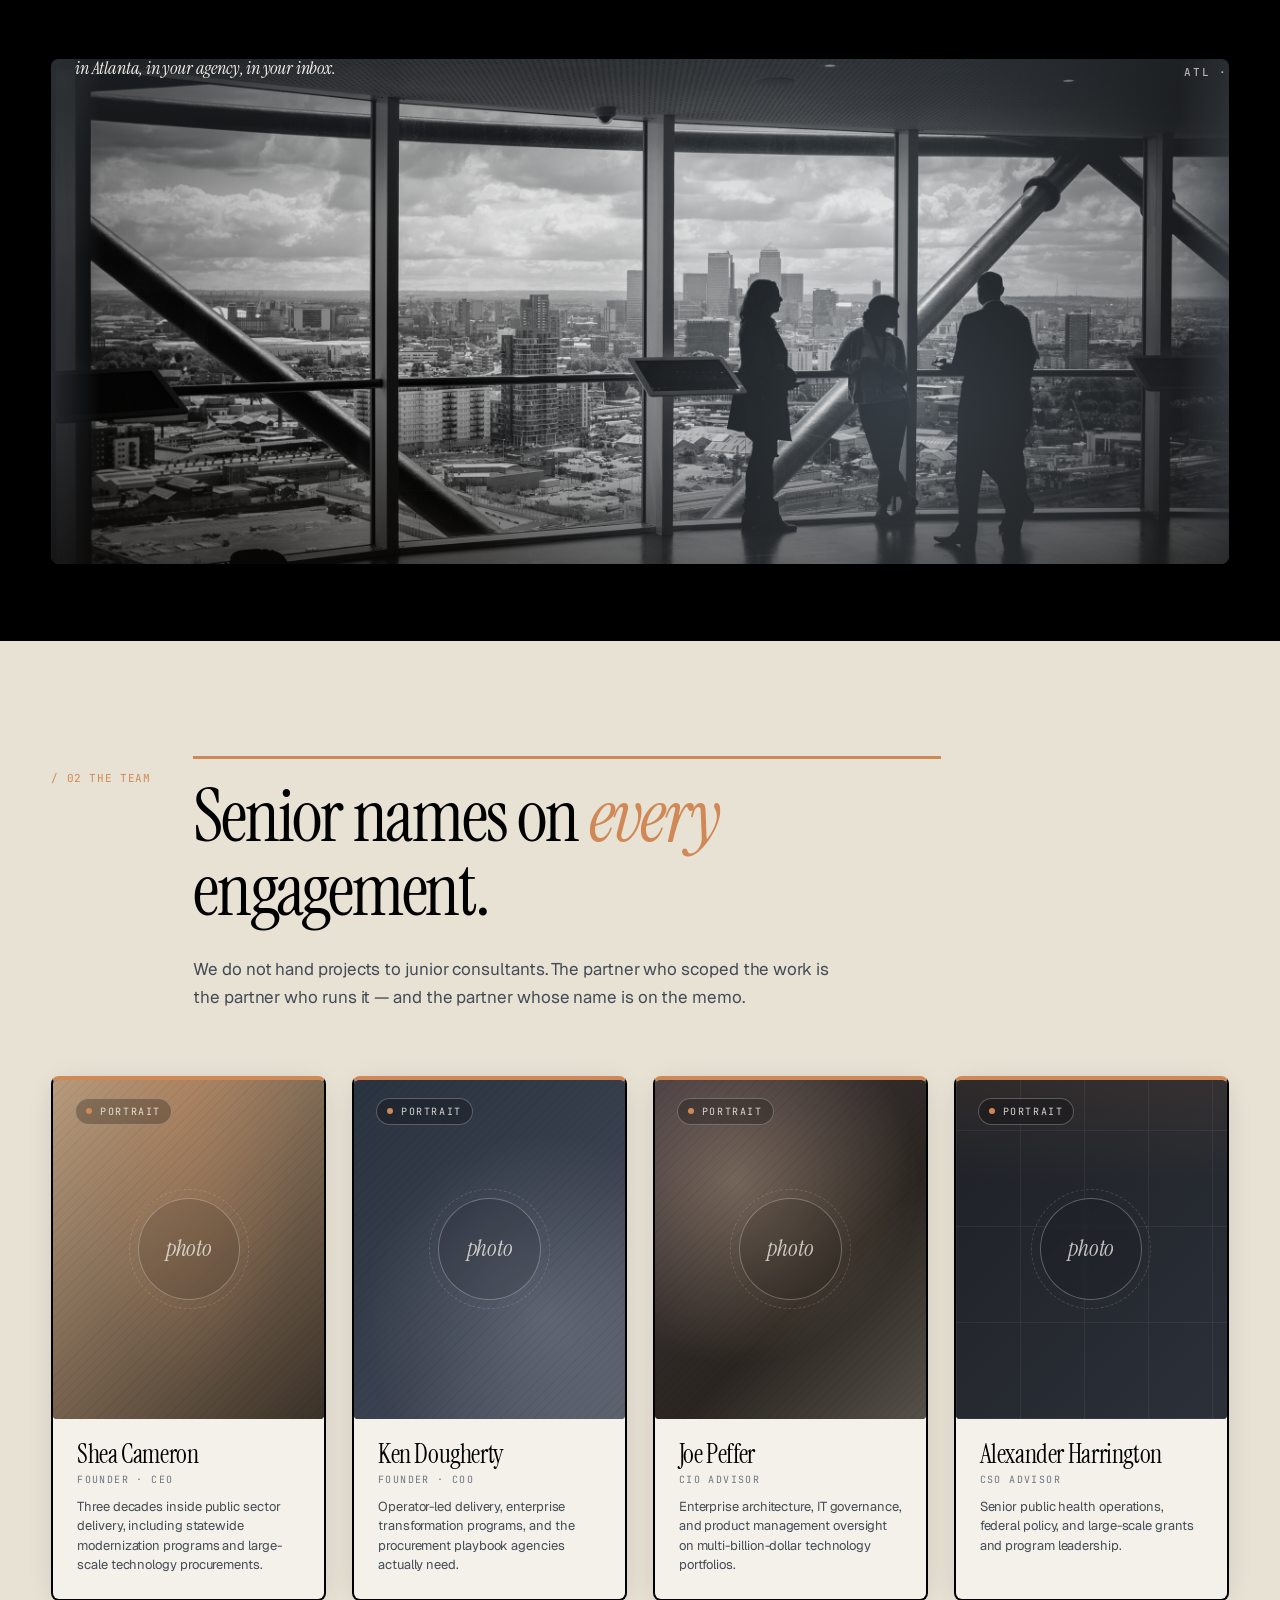
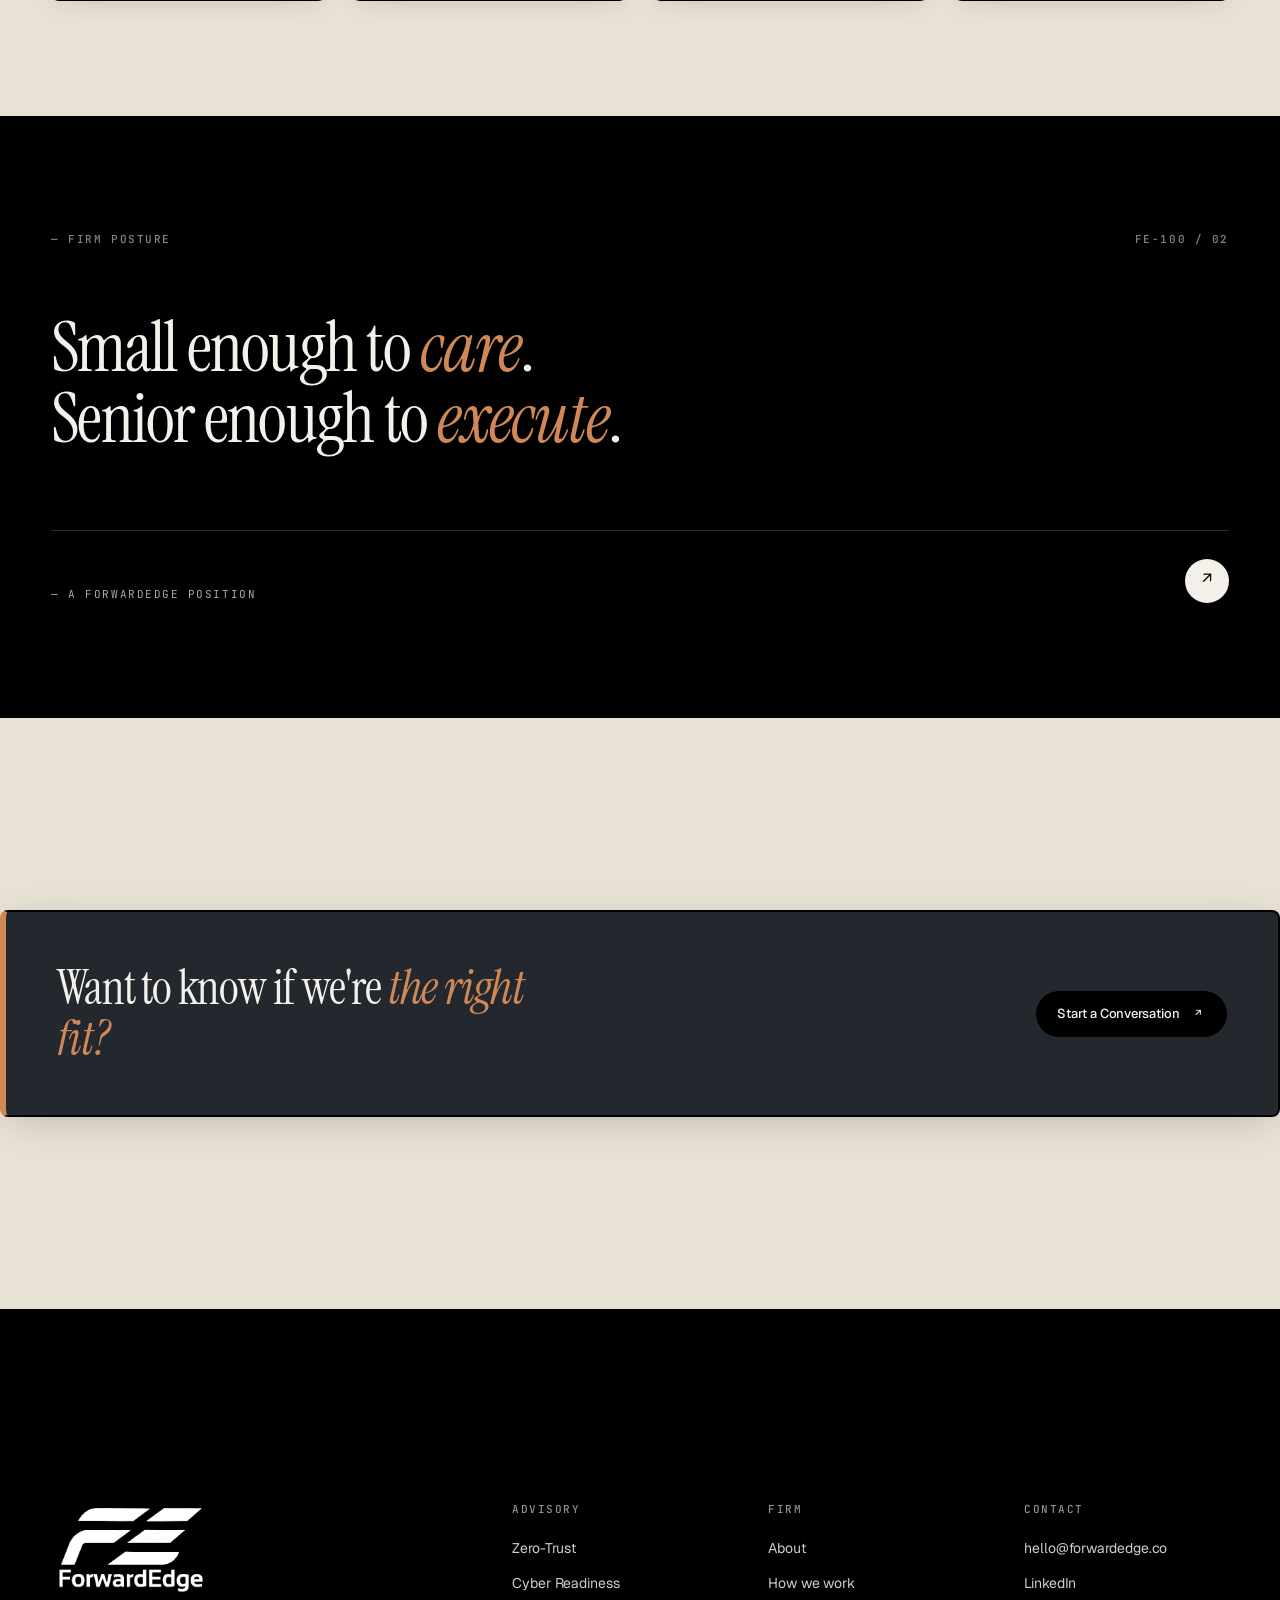
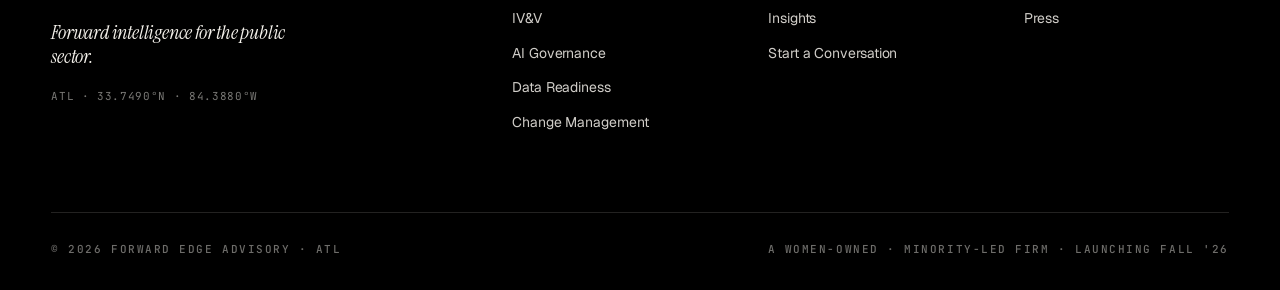
<file: about.html>
<!doctype html>
<html lang="en">
<head>
<meta charset="utf-8" />
<meta name="viewport" content="width=device-width, initial-scale=1" />
<title>About · Forward Edge</title>
<link rel="icon" href="assets/fe-mark-black.png" />
<link rel="preconnect" href="https://fonts.googleapis.com" />
<link rel="preconnect" href="https://fonts.gstatic.com" crossorigin />
<link href="https://fonts.googleapis.com/css2?family=Instrument+Serif:ital@0;1&family=Geist:wght@400;500;600;700&family=JetBrains+Mono:wght@400;500;600&display=swap" rel="stylesheet" />
<link rel="stylesheet" href="styles.css" />
</head>
<body>

<header class="nav">
  <div class="container nav-inner">
    <a class="nav-brand" href="index.html" aria-label="Forward Edge — home">
      <img src="assets/fe-lockup-black.png" alt="Forward Edge" />
    </a>
    <nav class="nav-links" aria-label="Primary">
      <a href="about.html" class="is-current">About</a>
      <a href="advisory.html">Advisory</a>
      <a href="how-we-work.html">Approach</a>
      <a href="insights.html">Insights</a>
    </nav>
    <div class="nav-cta">
      <span class="nav-status"><span class="dot-edge"></span>Briefing — Fall '26</span>
      <a class="btn btn-primary" href="contact.html">Start a Conversation<span class="btn-arrow">↗</span></a>
      <button class="nav-toggle" aria-label="Open menu">☰</button>
    </div>
  </div>
</header>

<section class="page-hero">
  <div class="container">
    <div class="meta">
      <span class="eyebrow">About Forward Edge</span>
      <span class="mono">FE — 100 · WHO WE ARE</span>
    </div>
    <h1>A firm <em>built</em><br/>for the work the<br/>public sector actually does<span class="stop">.</span></h1>
    <div class="deck">
      <p>
        Forward Edge is a boutique technology advisory firm based in Atlanta, working with state, local,
        and federal leaders on the decisions that shape constituent experience for the next decade.
        We were founded by practitioners who spent thirty years inside delivery &mdash; not adjacent to it.
      </p>
      <div class="side">
        <div><span class="mono">Founded</span><span class="val">2026</span></div>
        <div><span class="mono">Based</span><span class="val">Atlanta, GA</span></div>
        <div><span class="mono">Ownership</span><span class="val">Women-owned</span></div>
        <div><span class="mono">Designation</span><span class="val">Minority-led</span></div>
      </div>
    </div>
  </div>
</section>

<!-- Story / why we exist -->
<section class="section-pad surface-stone">
  <div class="container">
    <div class="section-head reveal">
      <span class="num">/ 01 STORY</span>
      <div>
        <h2>Why we <em>exist</em>.</h2>
      </div>
    </div>
    <div class="cols-2 reveal">
      <div class="prose">
        <p>We started Forward Edge after years of watching public sector leaders pay for advice they couldn't act on. The dynamic is familiar: a recognizable firm wins the procurement, a junior team lands on-site, and three months later a deliverable arrives that mostly restates the briefing materials &mdash; with a vendor preference baked into the recommendation.</p>
        <p>The cost is not the invoice. The cost is the year the agency spends recovering from the wrong recommendation, made by people who had never run the system they were redesigning.</p>
        <p><span class="serif-i">Forward Edge is the alternative we wished existed.</span> A small, senior, accountable team that brings practitioner experience to every conversation &mdash; and stays embedded long enough for the engagement to land.</p>
      </div>
      <div class="prose">
        <p>We focus on the public sector because the stakes are concrete and the work is generational. The system you modernize today determines whether a Georgia veteran can renew benefits without taking a day off work, whether a state Medicaid program can defend its AI eligibility model in a hearing, whether a federal agency can stop the next breach before it hits the inspector general's report.</p>
        <p>The work is hard. The work is worth it. That is enough.</p>
      </div>
    </div>
  </div>
</section>

<!-- Editorial photo -->
<section class="section-pad-sm surface-black">
  <div class="container">
    <div class="photo cool reveal is-soft" style="aspect-ratio: 21/9; border-radius: var(--r-md);"><img src="assets/photos/about-hero-2.jpg" alt="" class="photo-img" />
      <span class="placeholder-tag">Photo · 21:9 · gov interior, architectural</span>
     <div class="photo-mark"><div class="photo-mark-wrap"><span class="ring">photo</span></div></div> <div class="photo-mark">
        <div class="photo-mark-wrap">
          <span class="ring">photo</span>
          <span class="sub">Replace with architectural · interior · no people</span>
        </div>
      </div>
      <div class="caption">
        <span>Forward Edge keeps a small footprint —<br/>in Atlanta, in your agency, in your inbox.</span>
        <span class="mono" style="font-family: var(--font-mono); font-style: normal; font-size: 11px; letter-spacing: .14em; color: rgba(244,241,235,.7);">ATL · HQ</span>
      </div>
    </div>
  </div>
</section>

<!-- The people -->
<section class="section-pad surface-stone">
  <div class="container">
    <div class="section-head reveal">
      <span class="num">/ 02 THE TEAM</span>
      <div>
        <h2>Senior names on <em>every</em> engagement.</h2>
        <p class="deck">
          We do not hand projects to junior consultants. The partner who scoped the work is the partner who runs it &mdash; and the partner whose name is on the memo.
        </p>
      </div>
    </div>

    <div class="team reveal">
      <article class="team-card">
        <div class="team-photo photo warm"><span class="placeholder-tag">Portrait</span><div class="photo-mark"><div class="photo-mark-wrap"><span class="ring">photo</span></div></div></div>
        <div class="team-info">
          <h3 class="name">Shea Cameron</h3>
          <p class="role">FOUNDER · CEO</p>
          <p>Three decades inside public sector delivery, including statewide modernization programs and large-scale technology procurements.</p>
        </div>
      </article>
      <article class="team-card">
        <div class="team-photo photo cool"><span class="placeholder-tag">Portrait</span><div class="photo-mark"><div class="photo-mark-wrap"><span class="ring">photo</span></div></div></div>
        <div class="team-info">
          <h3 class="name">Ken Dougherty</h3>
          <p class="role">FOUNDER · COO</p>
          <p>Operator-led delivery, enterprise transformation programs, and the procurement playbook agencies actually need.</p>
        </div>
      </article>
      <article class="team-card">
        <div class="team-photo photo atmospheric"><span class="placeholder-tag">Portrait</span><div class="photo-mark"><div class="photo-mark-wrap"><span class="ring">photo</span></div></div></div>
        <div class="team-info">
          <h3 class="name">Joe Peffer</h3>
          <p class="role">CIO ADVISOR</p>
          <p>Enterprise architecture, IT governance, and product management oversight on multi-billion-dollar technology portfolios.</p>
        </div>
      </article>
      <article class="team-card">
        <div class="team-photo photo architectural"><span class="placeholder-tag">Portrait</span><div class="photo-mark"><div class="photo-mark-wrap"><span class="ring">photo</span></div></div></div>
        <div class="team-info">
          <h3 class="name">Alexander Harrington</h3>
          <p class="role">CSO ADVISOR</p>
          <p>Senior public health operations, federal policy, and large-scale grants and program leadership.</p>
        </div>
      </article>
    </div>
  </div>
</section>

<!-- Manifesto dark break -->
<section class="manifesto">
  <div class="container">
    <div class="manifesto-meta">
      <span class="mono">— FIRM POSTURE</span>
      <span class="mono">FE-100 / 02</span>
    </div>
    <h2>
      Small enough to <em>care</em>.<br/>
      Senior enough to <em>execute</em>.
    </h2>
    <div class="manifesto-foot">
      <span class="attr">— A FORWARDEDGE POSITION</span>
      <a href="contact.html"><span class="arrow-circle">↗</span></a>
    </div>
  </div>
</section>

<!-- End CTA -->
<section class="section-pad surface-stone">
  <div class="container end-cta">
    <div class="row reveal">
      <h3>Want to know if we're <em>the right fit?</em></h3>
      <a class="btn btn-primary" href="contact.html">Start a Conversation<span class="btn-arrow">↗</span></a>
    </div>
  </div>
</section>

<!-- Footer -->
<footer class="footer">
  <div class="container">
    <div class="footer-cols">
      <div class="footer-col footer-brand">
        <img src="assets/fe-lockup-black.png" alt="Forward Edge" />
        <p>Forward intelligence for the public sector.</p>
        <div class="footer-coords">ATL · 33.7490°N · 84.3880°W</div>
      </div>
      <div class="footer-col">
        <h4>Advisory</h4>
        <ul>
          <li><a href="advisory.html#zero-trust">Zero-Trust</a></li>
          <li><a href="advisory.html#cyber">Cyber Readiness</a></li>
          <li><a href="advisory.html#ivv">IV&amp;V</a></li>
          <li><a href="advisory.html#ai-gov">AI Governance</a></li>
          <li><a href="advisory.html#data">Data Readiness</a></li>
          <li><a href="advisory.html#change">Change Management</a></li>
        </ul>
      </div>
      <div class="footer-col">
        <h4>Firm</h4>
        <ul>
          <li><a href="about.html">About</a></li>
          <li><a href="how-we-work.html">How we work</a></li>
          <li><a href="insights.html">Insights</a></li>
          <li><a href="contact.html">Start a Conversation</a></li>
        </ul>
      </div>
      <div class="footer-col">
        <h4>Contact</h4>
        <ul>
          <li><a href="mailto:hello@forwardedge.co">hello@forwardedge.co</a></li>
          <li><a href="#">LinkedIn</a></li>
          <li><a href="#">Press</a></li>
        </ul>
      </div>
    </div>
    <div class="footer-base">
      <span class="mono">© 2026 Forward Edge Advisory · ATL</span>
      <span class="mono">A WOMEN-OWNED · MINORITY-LED FIRM · LAUNCHING FALL '26</span>
    </div>
  </div>
</footer>

<script src="script.js"></script>
</body>
</html>
</file>
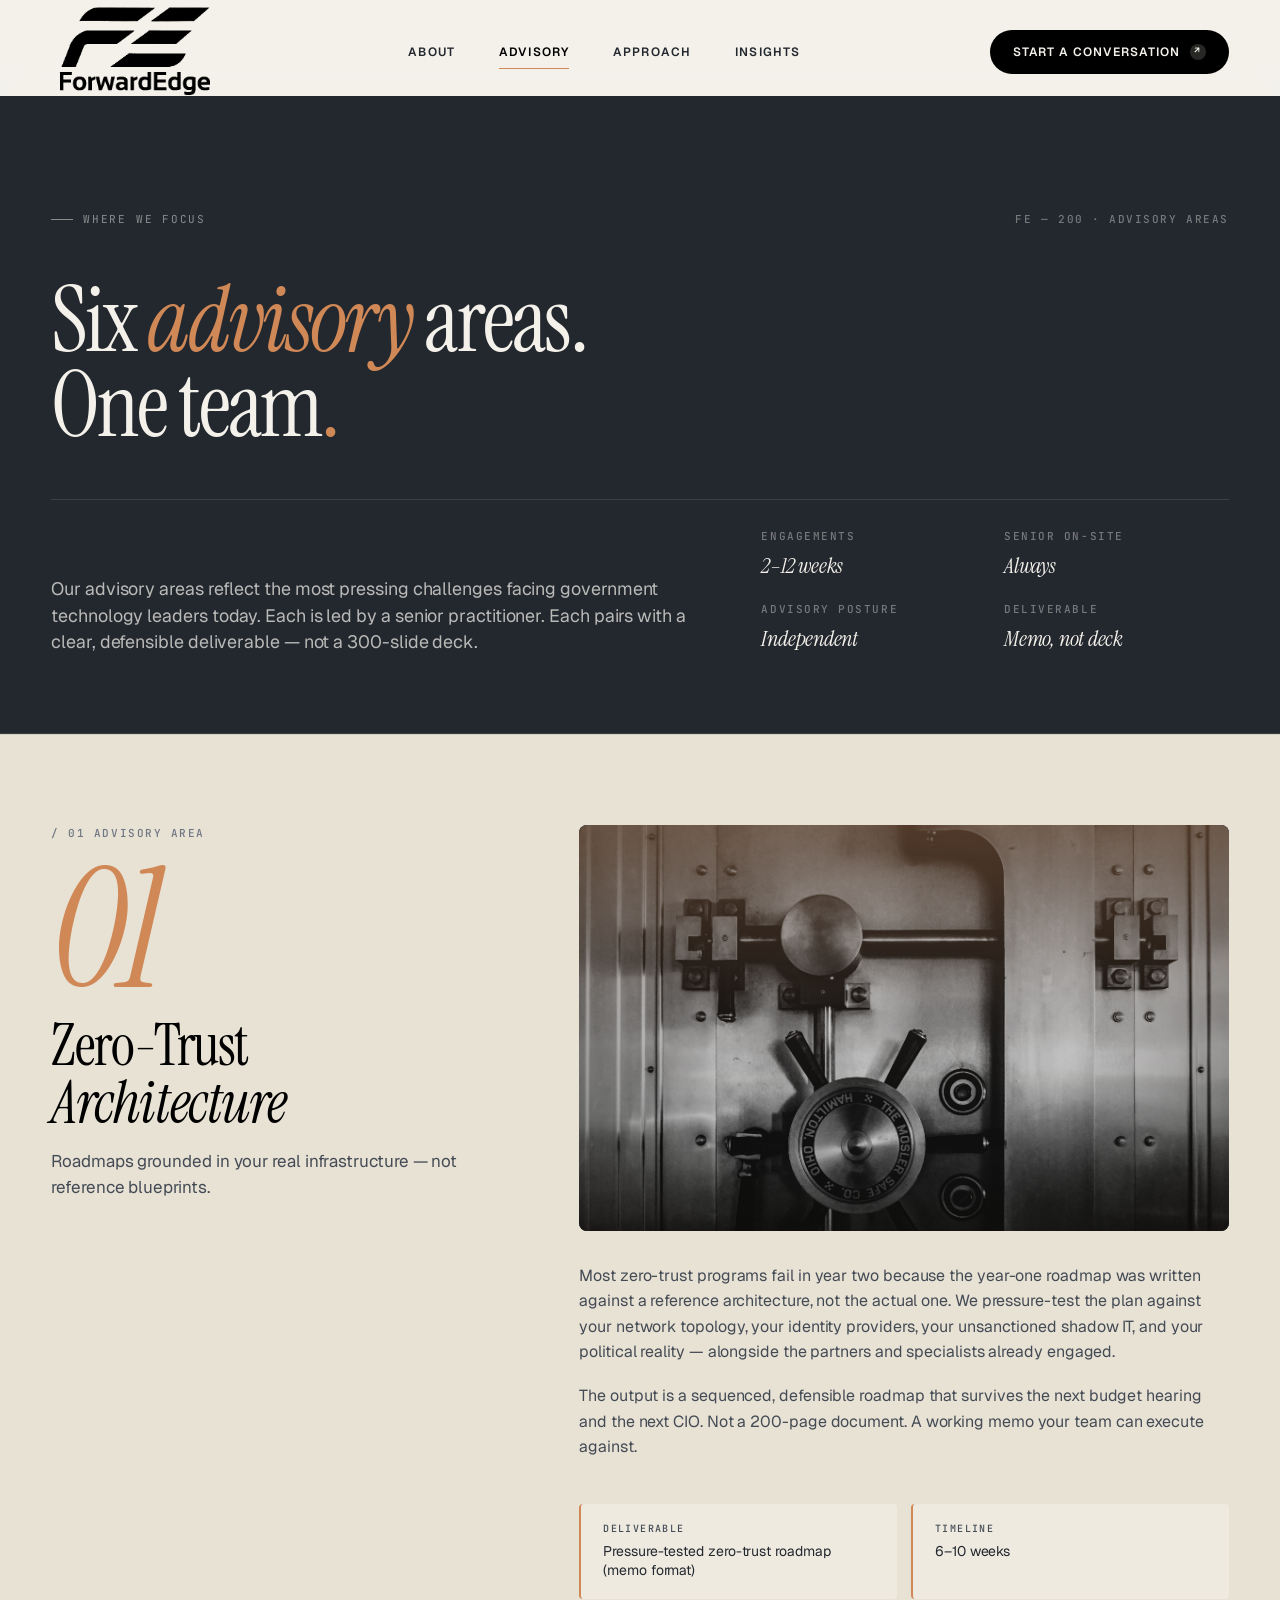
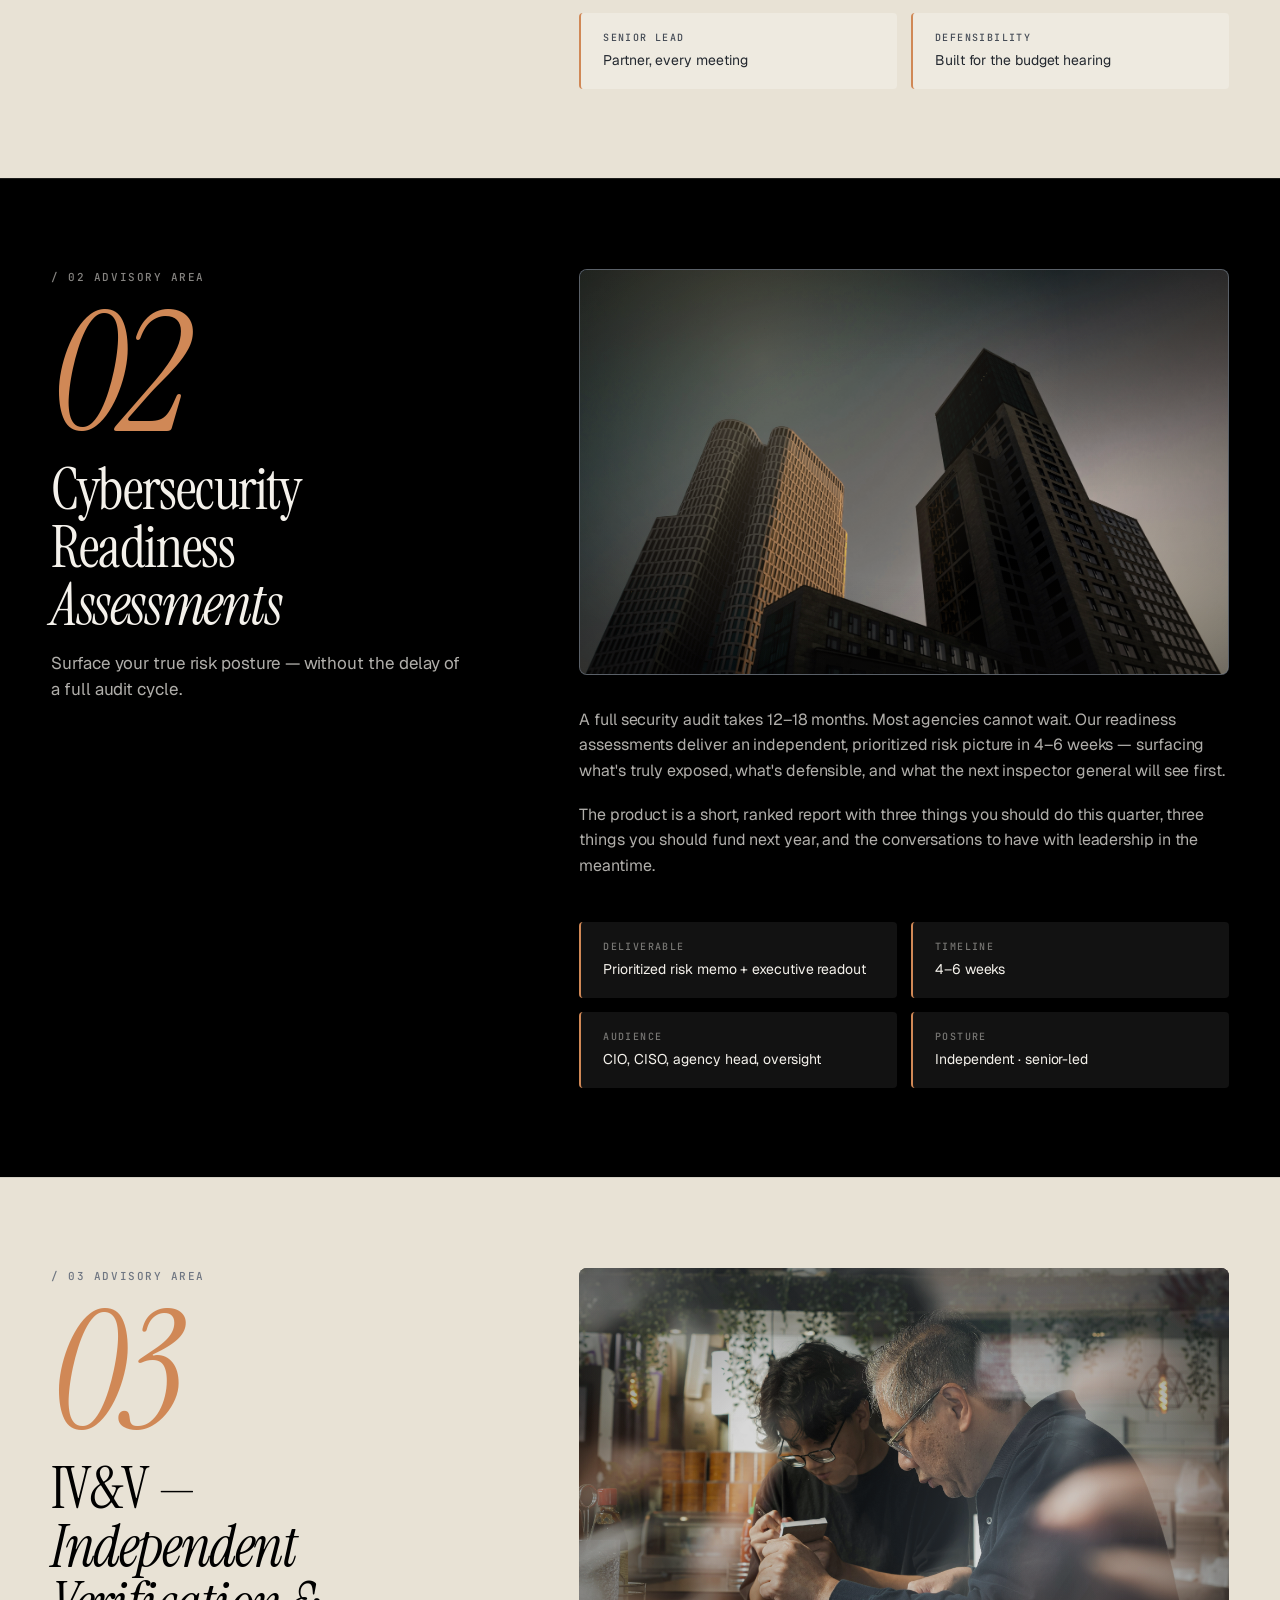
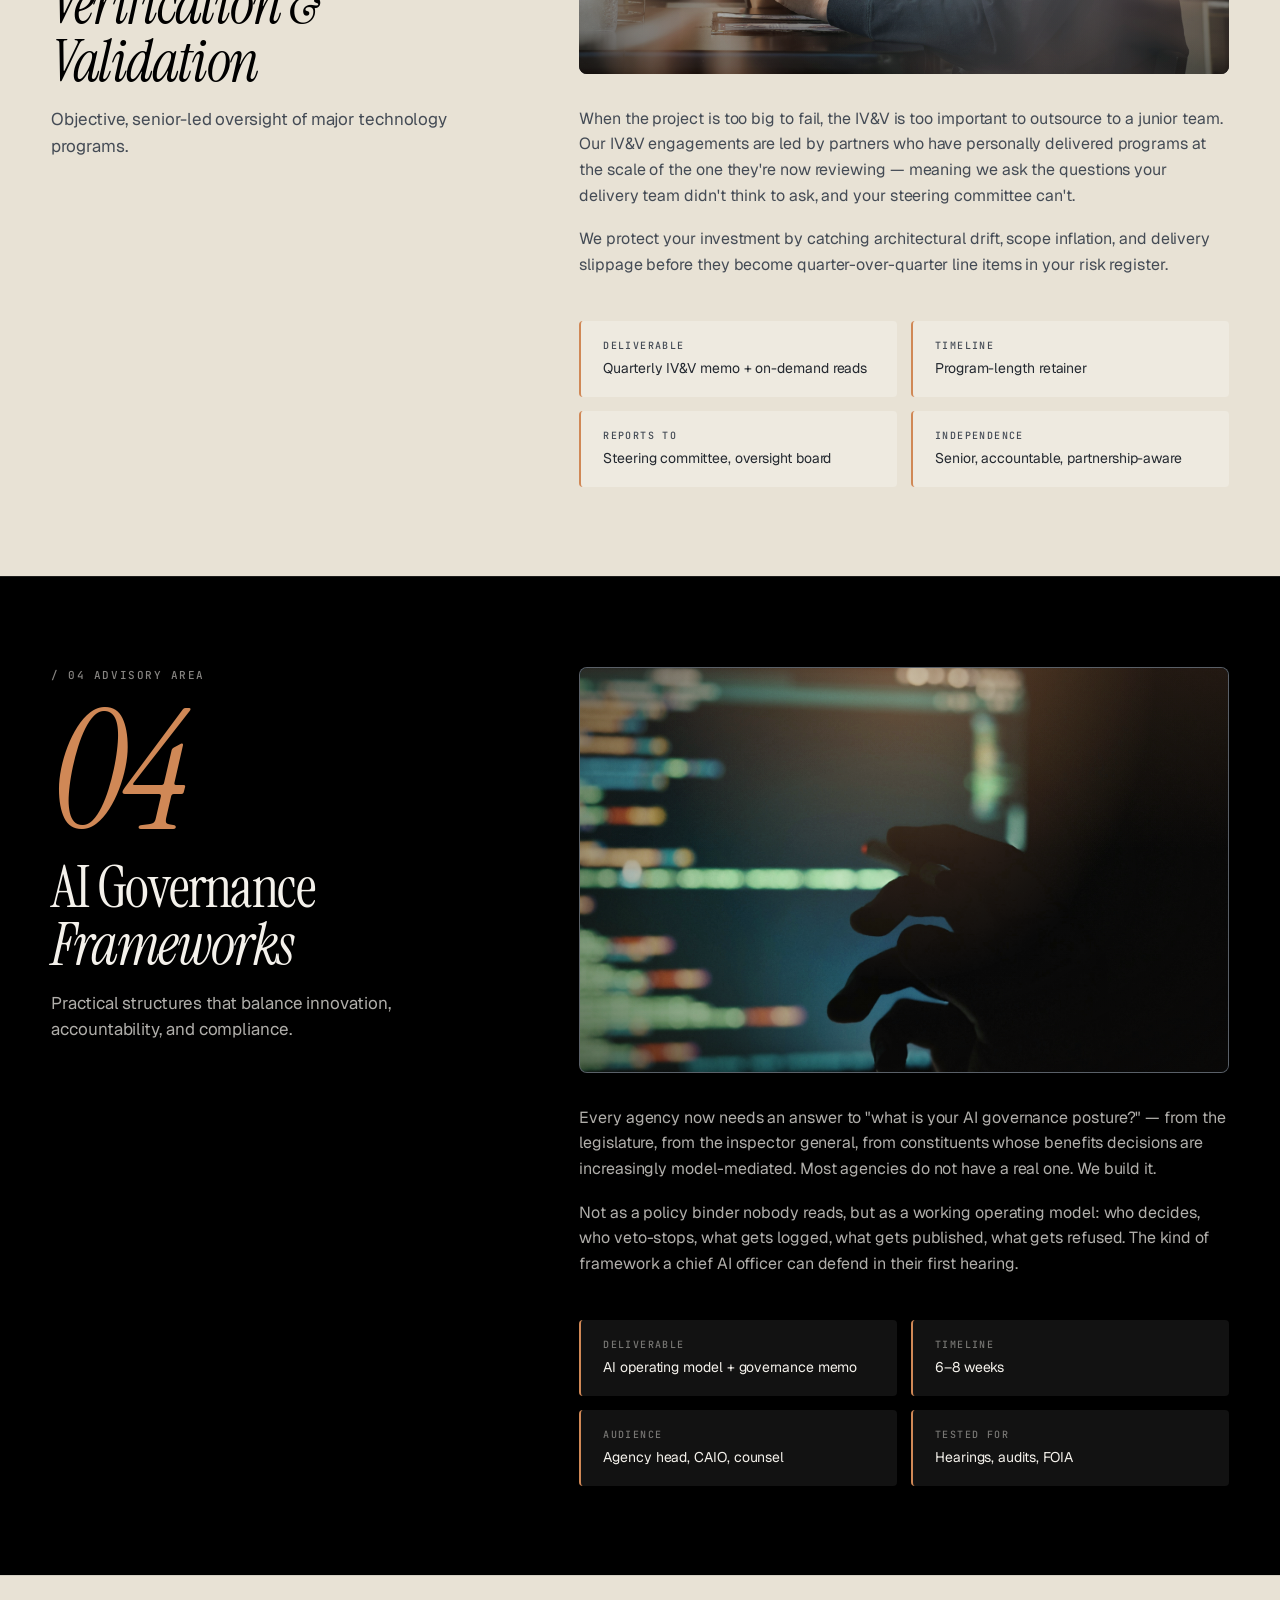
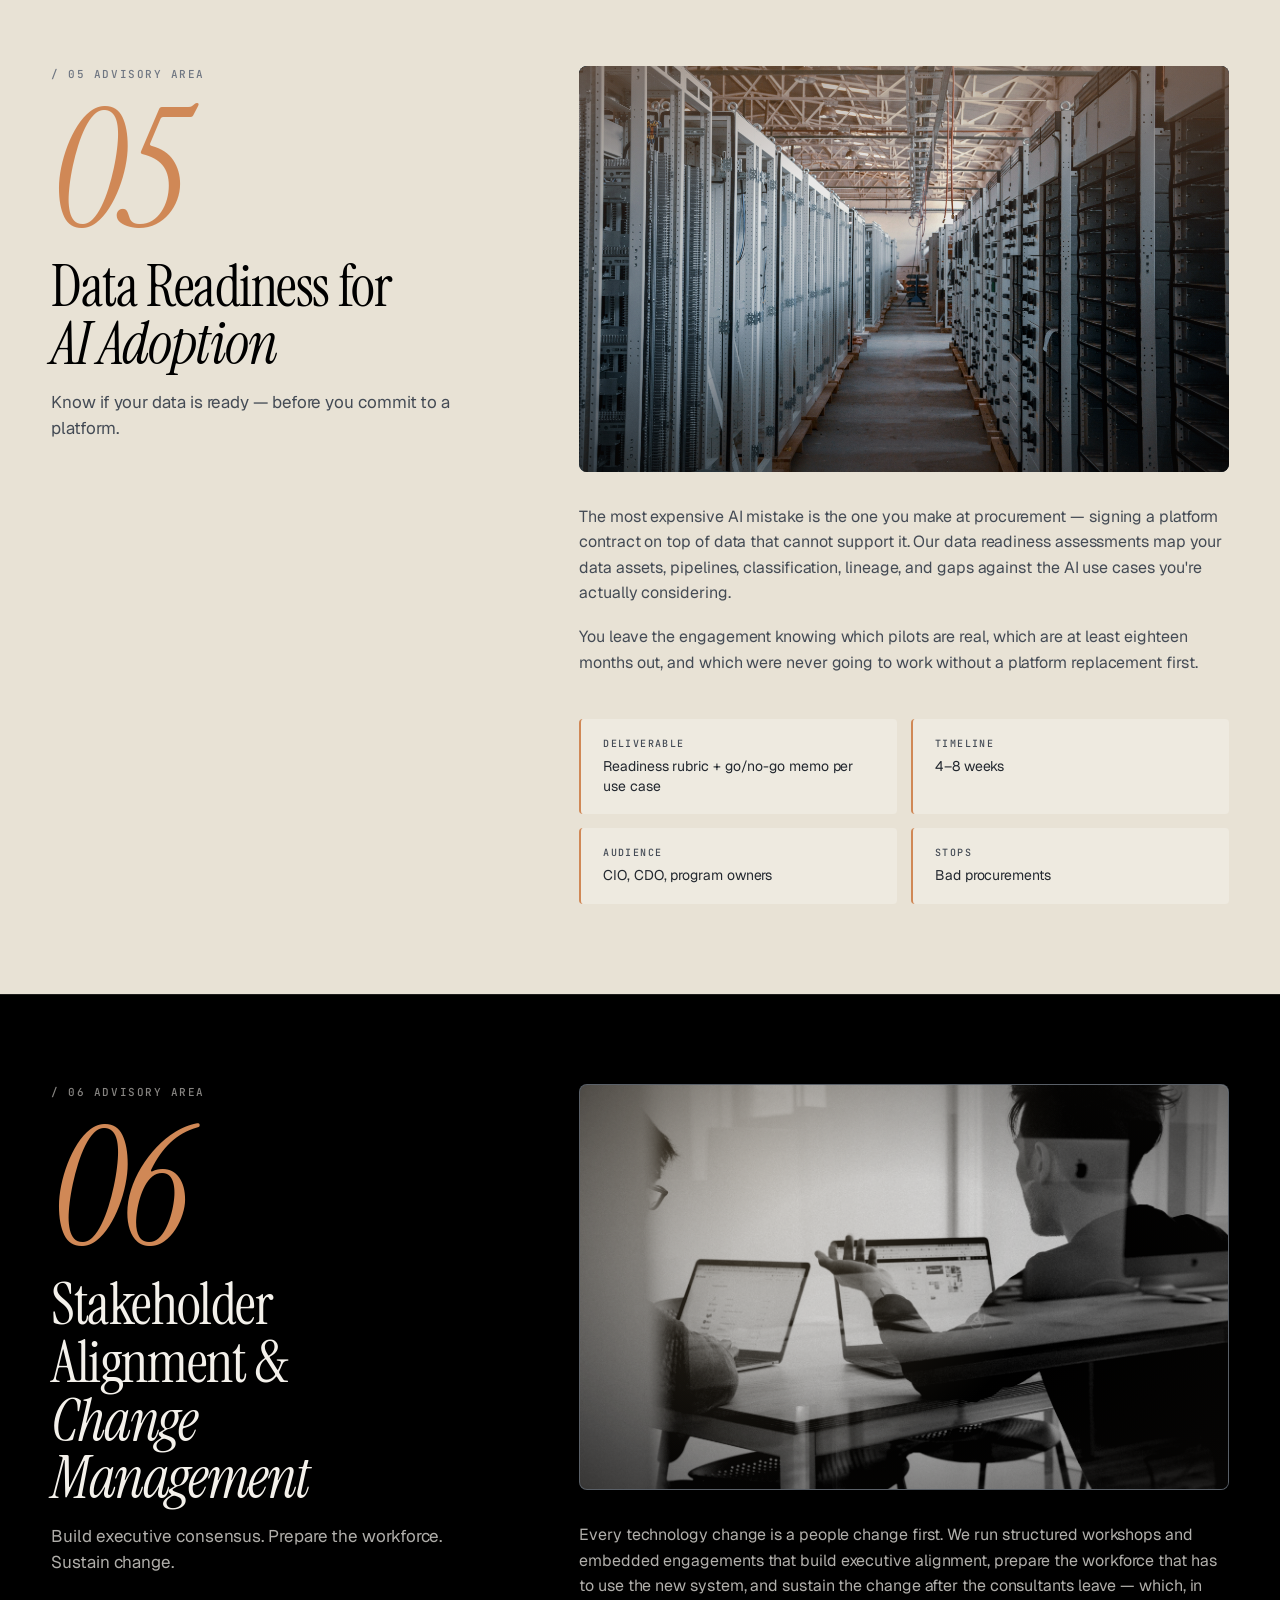
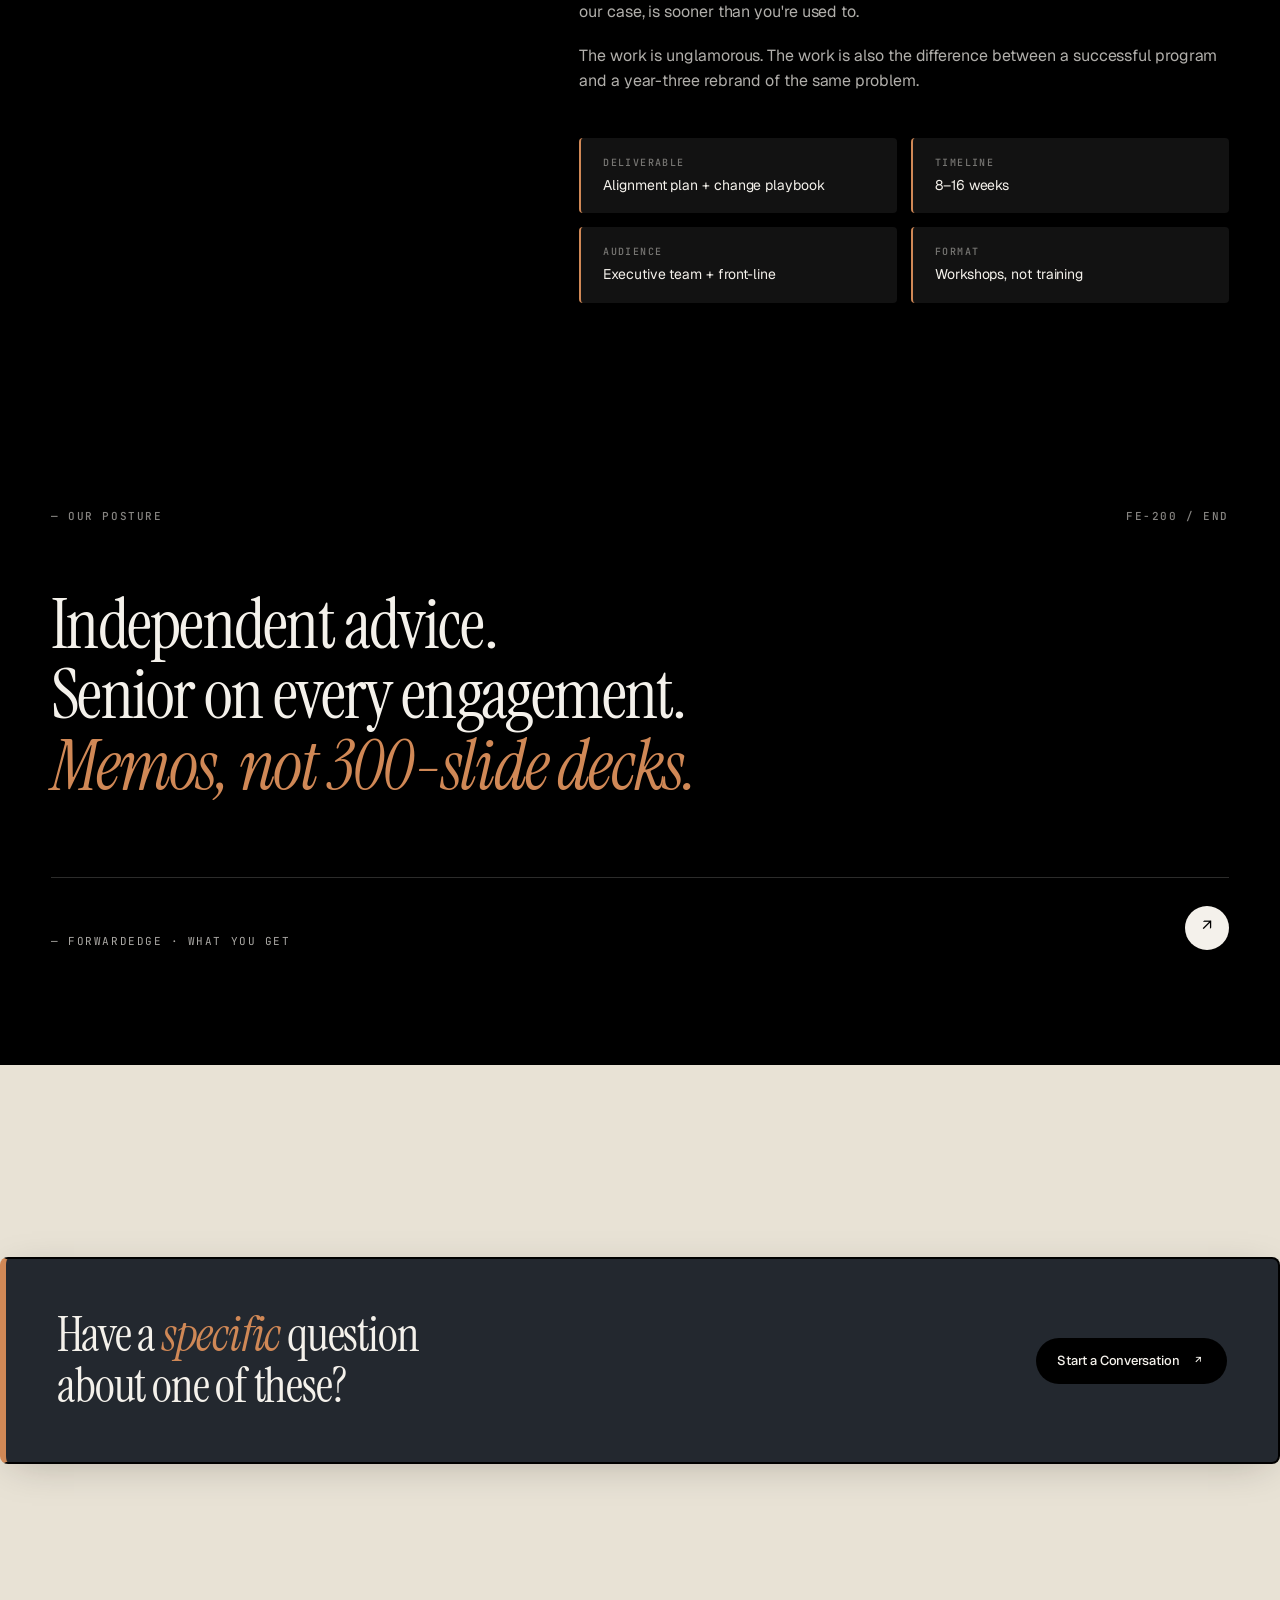
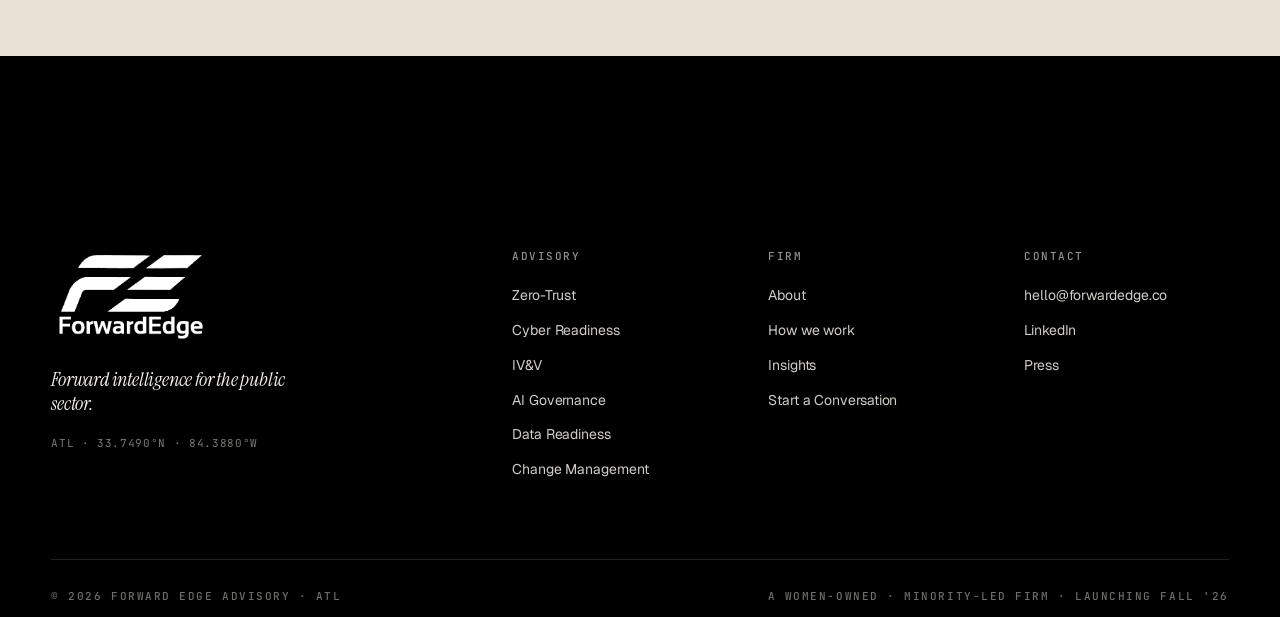
<file: advisory.html>
<!doctype html>
<html lang="en">
<head>
<meta charset="utf-8" />
<meta name="viewport" content="width=device-width, initial-scale=1" />
<title>Our Advisory Areas · Forward Edge</title>
<link rel="icon" href="assets/fe-mark-black.png" />
<link rel="preconnect" href="https://fonts.googleapis.com" />
<link rel="preconnect" href="https://fonts.gstatic.com" crossorigin />
<link href="https://fonts.googleapis.com/css2?family=Instrument+Serif:ital@0;1&family=Geist:wght@400;500;600;700&family=JetBrains+Mono:wght@400;500;600&display=swap" rel="stylesheet" />
<link rel="stylesheet" href="styles.css" />
<style>
  .area {
    padding: clamp(56px, 7vw, 112px) 0;
    border-top: var(--rule);
  }
  .area-row {
    display: grid;
    grid-template-columns: 1fr 1.4fr;
    gap: clamp(32px, 5vw, 96px);
    align-items: start;
  }
  .area-num {
    font-family: var(--font-display);
    font-style: italic;
    font-size: clamp(96px, 13vw, 200px);
    line-height: 0.86;
    letter-spacing: -0.04em;
    color: var(--color-edge);
    margin: 0;
  }
  .area-l {
    display: flex;
    flex-direction: column;
    gap: 16px;
    position: sticky;
    top: 96px;
  }
  .area-l h2 {
    font-family: var(--font-display);
    font-weight: 400;
    font-size: clamp(36px, 4.5vw, 64px);
    line-height: 1;
    letter-spacing: -0.025em;
    margin: 0;
    color: var(--color-black);
    max-width: 14ch;
  }
  .area-l h2 em { font-style: italic; }
  .area-l .lede {
    font-size: 17px;
    line-height: 1.55;
    color: var(--color-graphite);
    margin: 0;
    max-width: 38ch;
  }
  .area-r {
    display: flex;
    flex-direction: column;
    gap: 32px;
  }
  .area-r .imgslot {
    width: 100%;
    aspect-ratio: 16/10;
    border-radius: var(--r-md);
    overflow: hidden;
  }
  .area-r .body p {
    font-size: 16px;
    line-height: 1.6;
    color: var(--color-graphite);
    margin: 0 0 18px;
  }
  .area-r .body p:last-child { margin: 0; }
  .deliverables {
    display: grid;
    grid-template-columns: repeat(2, 1fr);
    gap: 14px;
    margin-top: 12px;
  }
  .deliverables .d {
    padding: 18px 22px;
    background: var(--color-bone);
    border-radius: var(--r-sm);
    border-left: 2px solid var(--color-edge);
    font-size: 14px;
    line-height: 1.4;
  }
  .deliverables .d strong {
    display: block;
    font-family: var(--font-mono);
    font-size: 10px;
    letter-spacing: 0.14em;
    text-transform: uppercase;
    color: var(--color-graphite);
    margin-bottom: 6px;
    font-weight: 500;
  }
  @media (max-width: 1100px) {
    .area-row { grid-template-columns: 1fr; }
    .area-l { position: static; }
  }
  @media (max-width: 640px) {
    .deliverables { grid-template-columns: 1fr; }
  }

  /* Dark area overrides — surface-black sections */
  .surface-black .area-l h2 { color: var(--color-paper); }
  .surface-black .area-l .lede { color: rgba(244,241,235,.72); }
  .surface-black .area-num { color: var(--color-edge); }
  .surface-black .area-r .body p { color: rgba(244,241,235,.72); }
  .surface-black .deliverables .d {
    background: rgba(255,255,255,.07);
    border-color: var(--color-edge);
    color: var(--color-paper);
  }
  .surface-black .deliverables .d strong { color: rgba(244,241,235,.45); }
  .surface-black .imgslot { border: 1px solid rgba(244,241,235,.12); }
</style>
</head>
<body>

<header class="nav">
  <div class="container nav-inner">
    <a class="nav-brand" href="index.html" aria-label="Forward Edge — home">
      <img src="assets/fe-lockup-black.png" alt="Forward Edge" />
    </a>
    <nav class="nav-links" aria-label="Primary">
      <a href="about.html">About</a>
      <a href="advisory.html" class="is-current">Advisory</a>
      <a href="how-we-work.html">Approach</a>
      <a href="insights.html">Insights</a>
    </nav>
    <div class="nav-cta">
      <span class="nav-status"><span class="dot-edge"></span>Briefing — Fall '26</span>
      <a class="btn btn-primary" href="contact.html">Start a Conversation<span class="btn-arrow">↗</span></a>
      <button class="nav-toggle" aria-label="Open menu">☰</button>
    </div>
  </div>
</header>

<section class="page-hero">
  <div class="container">
    <div class="meta">
      <span class="eyebrow">Where we focus</span>
      <span class="mono">FE — 200 · ADVISORY AREAS</span>
    </div>
    <h1>Six <em>advisory</em> areas.<br/>One team<span class="stop">.</span></h1>
    <div class="deck">
      <p>
        Our advisory areas reflect the most pressing challenges facing government technology
        leaders today. Each is led by a senior practitioner. Each pairs with a clear,
        defensible deliverable &mdash; not a 300-slide deck.
      </p>
      <div class="side">
        <div><span class="mono">Engagements</span><span class="val">2–12 weeks</span></div>
        <div><span class="mono">Senior on-site</span><span class="val">Always</span></div>
        <div><span class="mono">Advisory posture</span><span class="val">Independent</span></div>
        <div><span class="mono">Deliverable</span><span class="val">Memo, not deck</span></div>
      </div>
    </div>
  </div>
</section>

<!-- 01 Zero-Trust -->
<section class="area surface-stone" id="zero-trust">
  <div class="container">
    <div class="area-row reveal">
      <div class="area-l">
        <span class="mono">/ 01 ADVISORY AREA</span>
        <p class="area-num">01</p>
        <h2>Zero-Trust <em>Architecture</em></h2>
        <p class="lede">Roadmaps grounded in your real infrastructure &mdash; not reference blueprints.</p>
      </div>
      <div class="area-r">
        <div class="imgslot photo architectural"><img src="assets/photos/adv-zero-trust-2.jpg" alt="" class="photo-img" /><span class="placeholder-tag">Photo · ARCHITECTURAL · 16:10</span><div class="photo-mark"><div class="photo-mark-wrap"><span class="ring">photo</span></div></div></div>
        <div class="body">
          <p>Most zero-trust programs fail in year two because the year-one roadmap was written against a reference architecture, not the actual one. We pressure-test the plan against your network topology, your identity providers, your unsanctioned shadow IT, and your political reality &mdash; alongside the partners and specialists already engaged.</p>
          <p>The output is a sequenced, defensible roadmap that survives the next budget hearing and the next CIO. Not a 200-page document. A working memo your team can execute against.</p>
        </div>
        <div class="deliverables">
          <div class="d"><strong>Deliverable</strong>Pressure-tested zero-trust roadmap (memo format)</div>
          <div class="d"><strong>Timeline</strong>6–10 weeks</div>
          <div class="d"><strong>Senior lead</strong>Partner, every meeting</div>
          <div class="d"><strong>Defensibility</strong>Built for the budget hearing</div>
        </div>
      </div>
    </div>
  </div>
</section>

<!-- 02 Cyber Readiness -->
<section class="area surface-black" id="cyber">
  <div class="container">
    <div class="area-row reveal">
      <div class="area-l">
        <span class="mono">/ 02 ADVISORY AREA</span>
        <p class="area-num">02</p>
        <h2>Cybersecurity Readiness <em>Assessments</em></h2>
        <p class="lede">Surface your true risk posture &mdash; without the delay of a full audit cycle.</p>
      </div>
      <div class="area-r">
        <div class="imgslot photo atmospheric"><img src="assets/photos/adv-cyber-2.jpg" alt="" class="photo-img" /><span class="placeholder-tag">Photo · ATMOSPHERIC · 16:10</span><div class="photo-mark"><div class="photo-mark-wrap"><span class="ring">photo</span></div></div></div>
        <div class="body">
          <p>A full security audit takes 12–18 months. Most agencies cannot wait. Our readiness assessments deliver an independent, prioritized risk picture in 4–6 weeks &mdash; surfacing what's truly exposed, what's defensible, and what the next inspector general will see first.</p>
          <p>The product is a short, ranked report with three things you should do this quarter, three things you should fund next year, and the conversations to have with leadership in the meantime.</p>
        </div>
        <div class="deliverables">
          <div class="d"><strong>Deliverable</strong>Prioritized risk memo + executive readout</div>
          <div class="d"><strong>Timeline</strong>4–6 weeks</div>
          <div class="d"><strong>Audience</strong>CIO, CISO, agency head, oversight</div>
          <div class="d"><strong>Posture</strong>Independent · senior-led</div>
        </div>
      </div>
    </div>
  </div>
</section>

<!-- 03 IV&V -->
<section class="area surface-stone" id="ivv">
  <div class="container">
    <div class="area-row reveal">
      <div class="area-l">
        <span class="mono">/ 03 ADVISORY AREA</span>
        <p class="area-num">03</p>
        <h2>IV&amp;V &mdash;<br/><em>Independent Verification &amp; Validation</em></h2>
        <p class="lede">Objective, senior-led oversight of major technology programs.</p>
      </div>
      <div class="area-r">
        <div class="imgslot photo cool"><img src="assets/photos/adv-ivv-2.jpg" alt="" class="photo-img" /><span class="placeholder-tag">Photo · COOL TONE · 16:10</span><div class="photo-mark"><div class="photo-mark-wrap"><span class="ring">photo</span></div></div></div>
        <div class="body">
          <p>When the project is too big to fail, the IV&amp;V is too important to outsource to a junior team. Our IV&amp;V engagements are led by partners who have personally delivered programs at the scale of the one they're now reviewing &mdash; meaning we ask the questions your delivery team didn't think to ask, and your steering committee can't.</p>
          <p>We protect your investment by catching architectural drift, scope inflation, and delivery slippage before they become quarter-over-quarter line items in your risk register.</p>
        </div>
        <div class="deliverables">
          <div class="d"><strong>Deliverable</strong>Quarterly IV&amp;V memo + on-demand reads</div>
          <div class="d"><strong>Timeline</strong>Program-length retainer</div>
          <div class="d"><strong>Reports to</strong>Steering committee, oversight board</div>
          <div class="d"><strong>Independence</strong>Senior, accountable, partnership-aware</div>
        </div>
      </div>
    </div>
  </div>
</section>

<!-- 04 AI Governance -->
<section class="area surface-black" id="ai-gov">
  <div class="container">
    <div class="area-row reveal">
      <div class="area-l">
        <span class="mono">/ 04 ADVISORY AREA</span>
        <p class="area-num">04</p>
        <h2>AI Governance <em>Frameworks</em></h2>
        <p class="lede">Practical structures that balance innovation, accountability, and compliance.</p>
      </div>
      <div class="area-r">
        <div class="imgslot photo warm"><img src="assets/photos/adv-ai-gov.jpg" alt="" class="photo-img" /><span class="placeholder-tag">Photo · WARM TONE · 16:10</span><div class="photo-mark"><div class="photo-mark-wrap"><span class="ring">photo</span></div></div></div>
        <div class="body">
          <p>Every agency now needs an answer to "what is your AI governance posture?" &mdash; from the legislature, from the inspector general, from constituents whose benefits decisions are increasingly model-mediated. Most agencies do not have a real one. We build it.</p>
          <p>Not as a policy binder nobody reads, but as a working operating model: who decides, who veto-stops, what gets logged, what gets published, what gets refused. The kind of framework a chief AI officer can defend in their first hearing.</p>
        </div>
        <div class="deliverables">
          <div class="d"><strong>Deliverable</strong>AI operating model + governance memo</div>
          <div class="d"><strong>Timeline</strong>6–8 weeks</div>
          <div class="d"><strong>Audience</strong>Agency head, CAIO, counsel</div>
          <div class="d"><strong>Tested for</strong>Hearings, audits, FOIA</div>
        </div>
      </div>
    </div>
  </div>
</section>

<!-- 05 Data Readiness -->
<section class="area surface-stone" id="data">
  <div class="container">
    <div class="area-row reveal">
      <div class="area-l">
        <span class="mono">/ 05 ADVISORY AREA</span>
        <p class="area-num">05</p>
        <h2>Data Readiness for <em>AI Adoption</em></h2>
        <p class="lede">Know if your data is ready &mdash; before you commit to a platform.</p>
      </div>
      <div class="area-r">
        <div class="imgslot photo architectural"><img src="assets/photos/adv-data.jpg" alt="" class="photo-img" /><span class="placeholder-tag">Photo · ARCHITECTURAL · 16:10</span><div class="photo-mark"><div class="photo-mark-wrap"><span class="ring">photo</span></div></div></div>
        <div class="body">
          <p>The most expensive AI mistake is the one you make at procurement &mdash; signing a platform contract on top of data that cannot support it. Our data readiness assessments map your data assets, pipelines, classification, lineage, and gaps against the AI use cases you're actually considering.</p>
          <p>You leave the engagement knowing which pilots are real, which are at least eighteen months out, and which were never going to work without a platform replacement first.</p>
        </div>
        <div class="deliverables">
          <div class="d"><strong>Deliverable</strong>Readiness rubric + go/no-go memo per use case</div>
          <div class="d"><strong>Timeline</strong>4–8 weeks</div>
          <div class="d"><strong>Audience</strong>CIO, CDO, program owners</div>
          <div class="d"><strong>Stops</strong>Bad procurements</div>
        </div>
      </div>
    </div>
  </div>
</section>

<!-- 06 Change Management -->
<section class="area surface-black" id="change">
  <div class="container">
    <div class="area-row reveal">
      <div class="area-l">
        <span class="mono">/ 06 ADVISORY AREA</span>
        <p class="area-num">06</p>
        <h2>Stakeholder Alignment &amp;<br/><em>Change Management</em></h2>
        <p class="lede">Build executive consensus. Prepare the workforce. Sustain change.</p>
      </div>
      <div class="area-r">
        <div class="imgslot photo atmospheric"><img src="assets/photos/adv-change.jpg" alt="" class="photo-img" /><span class="placeholder-tag">Photo · ATMOSPHERIC · 16:10</span><div class="photo-mark"><div class="photo-mark-wrap"><span class="ring">photo</span></div></div></div>
        <div class="body">
          <p>Every technology change is a people change first. We run structured workshops and embedded engagements that build executive alignment, prepare the workforce that has to use the new system, and sustain the change after the consultants leave &mdash; which, in our case, is sooner than you're used to.</p>
          <p>The work is unglamorous. The work is also the difference between a successful program and a year-three rebrand of the same problem.</p>
        </div>
        <div class="deliverables">
          <div class="d"><strong>Deliverable</strong>Alignment plan + change playbook</div>
          <div class="d"><strong>Timeline</strong>8–16 weeks</div>
          <div class="d"><strong>Audience</strong>Executive team + front-line</div>
          <div class="d"><strong>Format</strong>Workshops, not training</div>
        </div>
      </div>
    </div>
  </div>
</section>

<!-- Dark manifesto -->
<section class="manifesto">
  <div class="container">
    <div class="manifesto-meta">
      <span class="mono">— OUR POSTURE</span>
      <span class="mono">FE-200 / END</span>
    </div>
    <h2>
      Independent advice.<br/>
      Senior on every engagement.<br/>
      <em>Memos, not 300-slide decks.</em>
    </h2>
    <div class="manifesto-foot">
      <span class="attr">— FORWARDEDGE · WHAT YOU GET</span>
      <a href="contact.html"><span class="arrow-circle">↗</span></a>
    </div>
  </div>
</section>

<!-- End CTA -->
<section class="section-pad surface-stone">
  <div class="container end-cta">
    <div class="row reveal">
      <h3>Have a <em>specific</em> question<br/>about one of these?</h3>
      <a class="btn btn-primary" href="contact.html">Start a Conversation<span class="btn-arrow">↗</span></a>
    </div>
  </div>
</section>

<!-- Footer -->
<footer class="footer">
  <div class="container">
    <div class="footer-cols">
      <div class="footer-col footer-brand">
        <img src="assets/fe-lockup-black.png" alt="Forward Edge" />
        <p>Forward intelligence for the public sector.</p>
        <div class="footer-coords">ATL · 33.7490°N · 84.3880°W</div>
      </div>
      <div class="footer-col">
        <h4>Advisory</h4>
        <ul>
          <li><a href="#zero-trust">Zero-Trust</a></li>
          <li><a href="#cyber">Cyber Readiness</a></li>
          <li><a href="#ivv">IV&amp;V</a></li>
          <li><a href="#ai-gov">AI Governance</a></li>
          <li><a href="#data">Data Readiness</a></li>
          <li><a href="#change">Change Management</a></li>
        </ul>
      </div>
      <div class="footer-col">
        <h4>Firm</h4>
        <ul>
          <li><a href="about.html">About</a></li>
          <li><a href="how-we-work.html">How we work</a></li>
          <li><a href="insights.html">Insights</a></li>
          <li><a href="contact.html">Start a Conversation</a></li>
        </ul>
      </div>
      <div class="footer-col">
        <h4>Contact</h4>
        <ul>
          <li><a href="mailto:hello@forwardedge.co">hello@forwardedge.co</a></li>
          <li><a href="#">LinkedIn</a></li>
          <li><a href="#">Press</a></li>
        </ul>
      </div>
    </div>
    <div class="footer-base">
      <span class="mono">© 2026 Forward Edge Advisory · ATL</span>
      <span class="mono">A WOMEN-OWNED · MINORITY-LED FIRM · LAUNCHING FALL '26</span>
    </div>
  </div>
</footer>

<script src="script.js"></script>
</body>
</html>
</file>
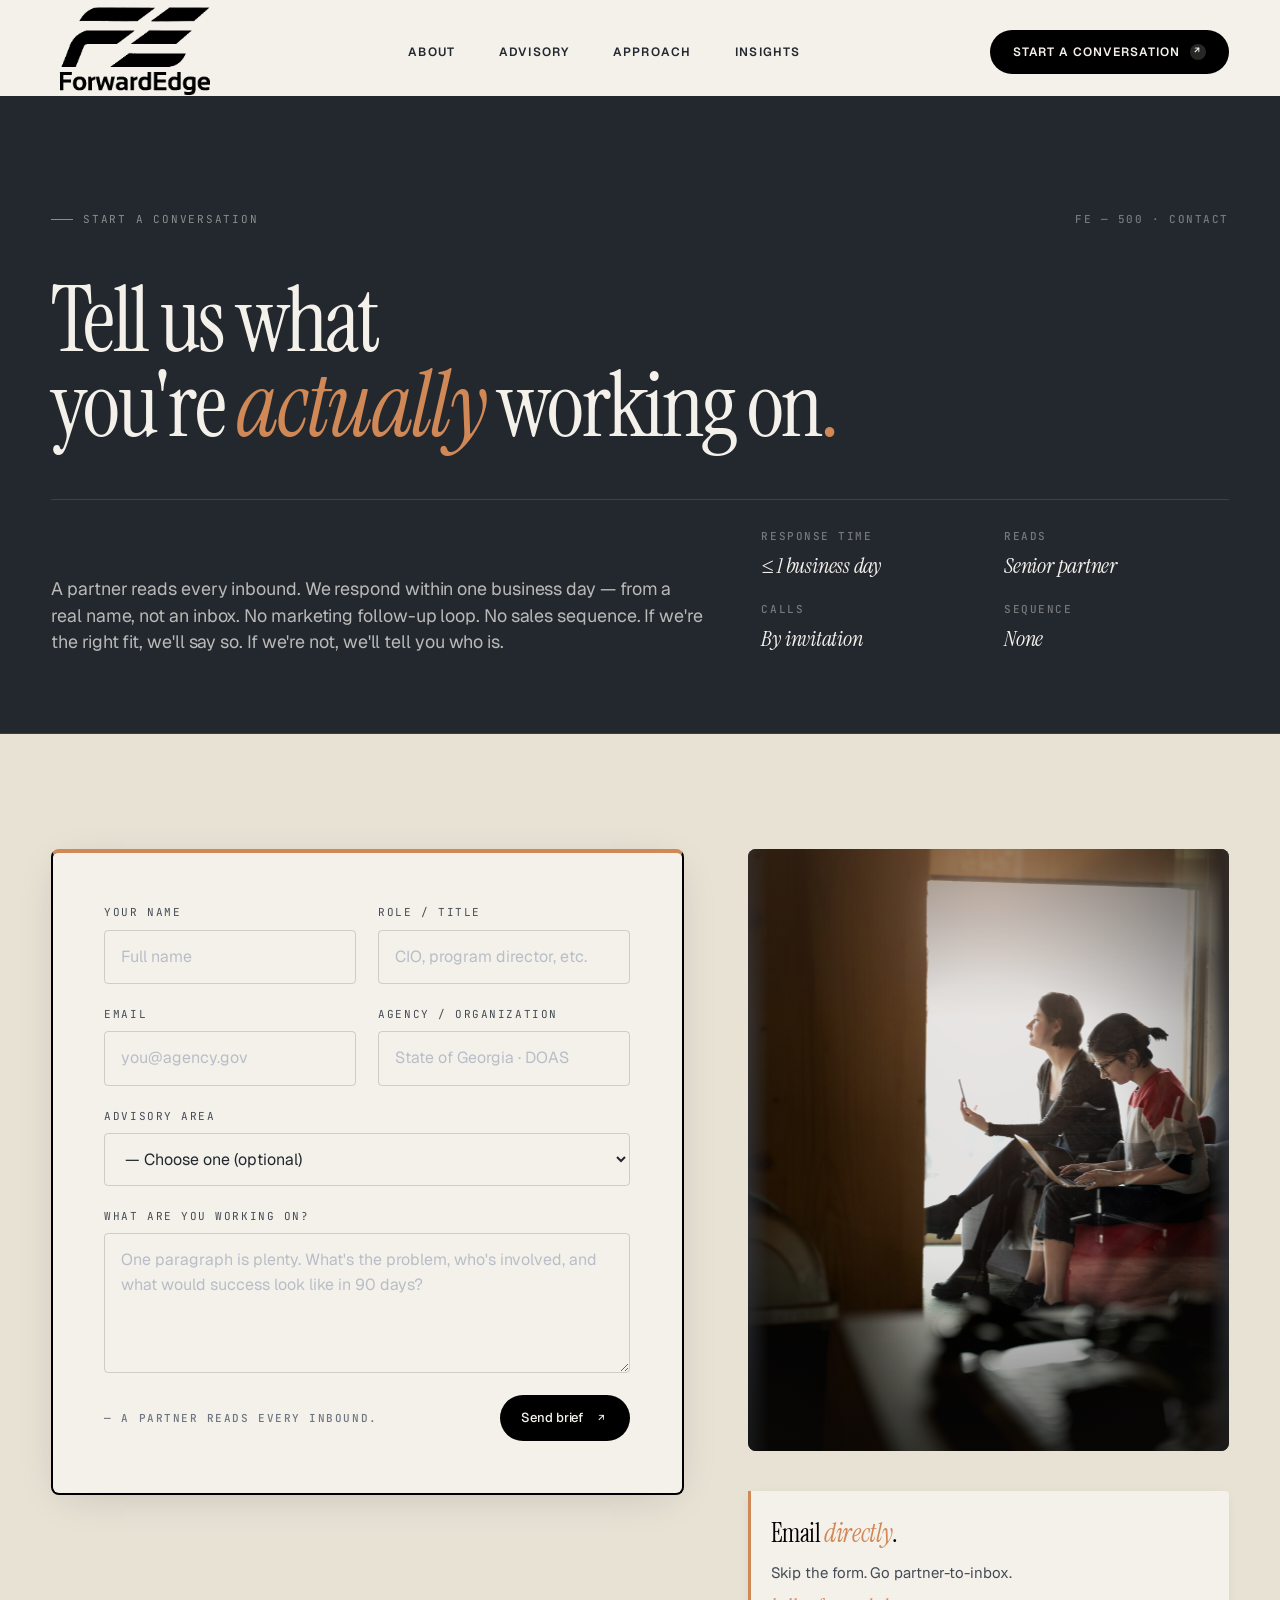
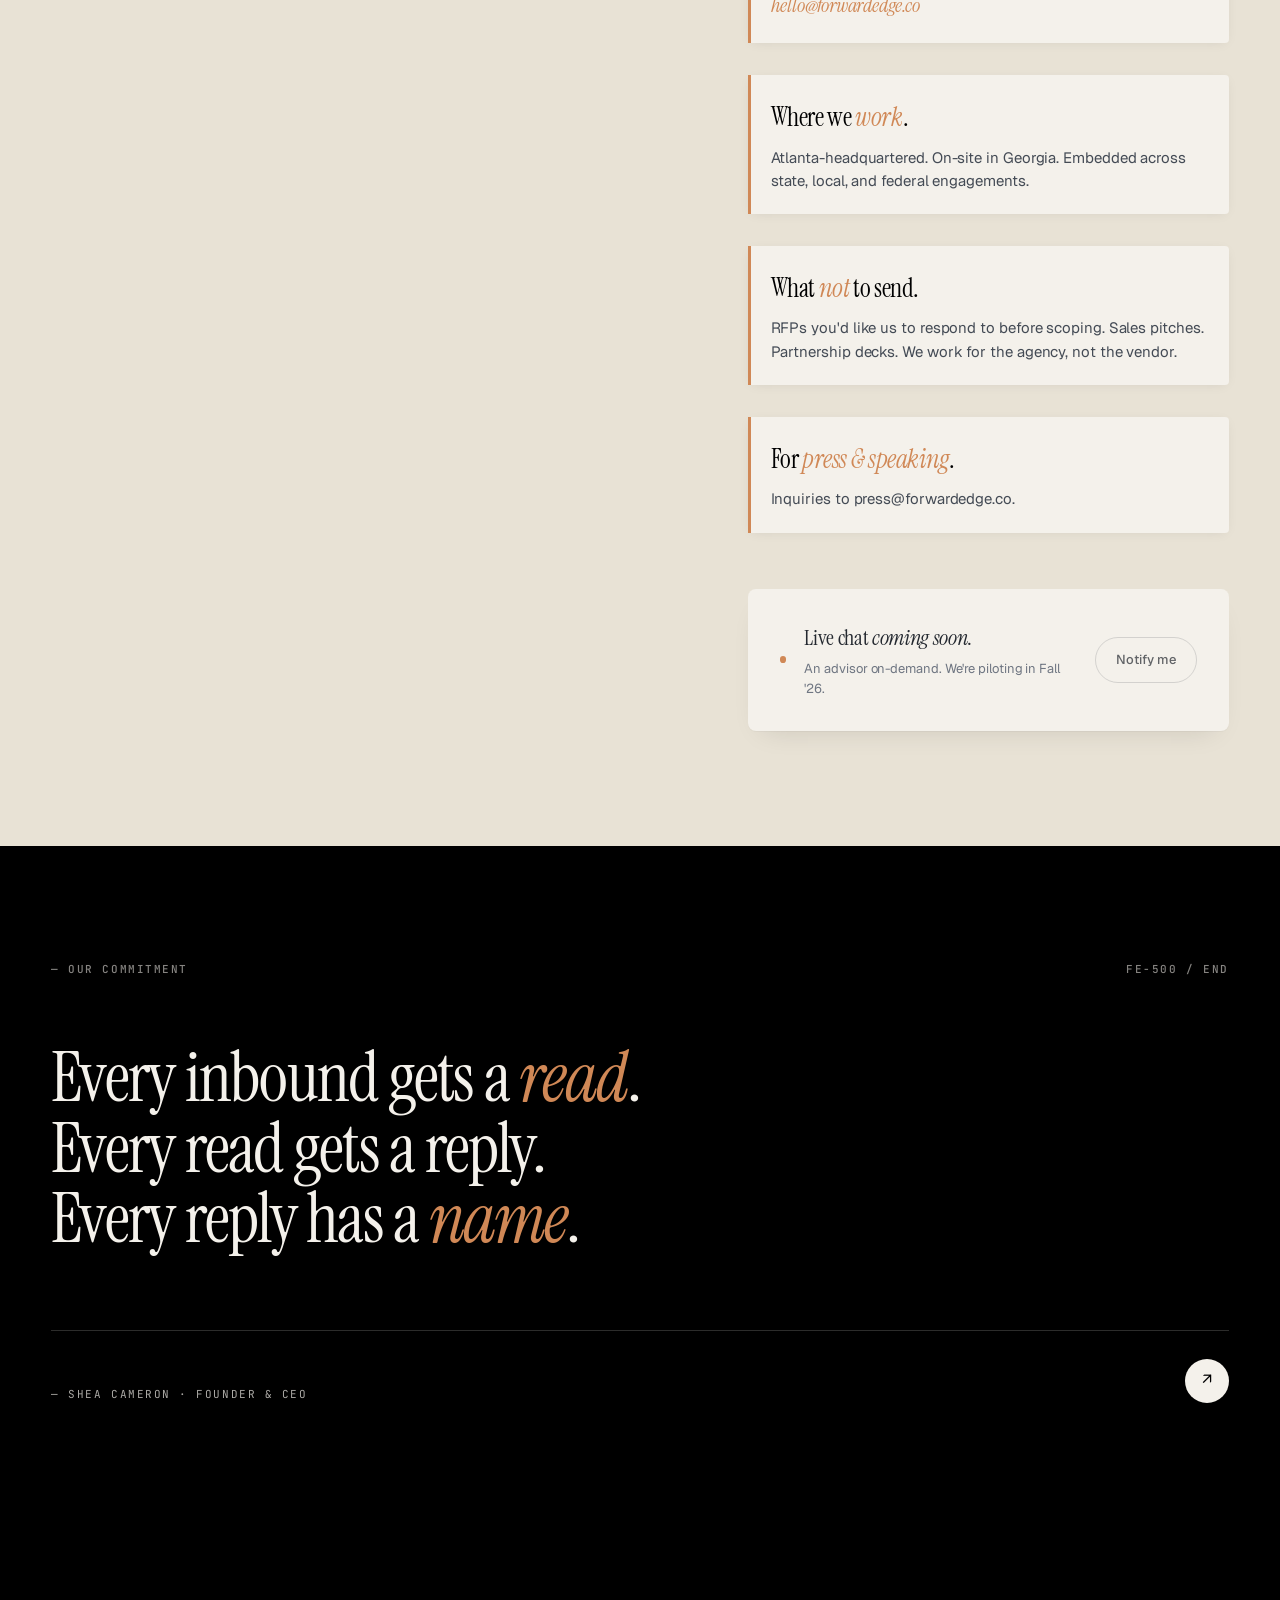
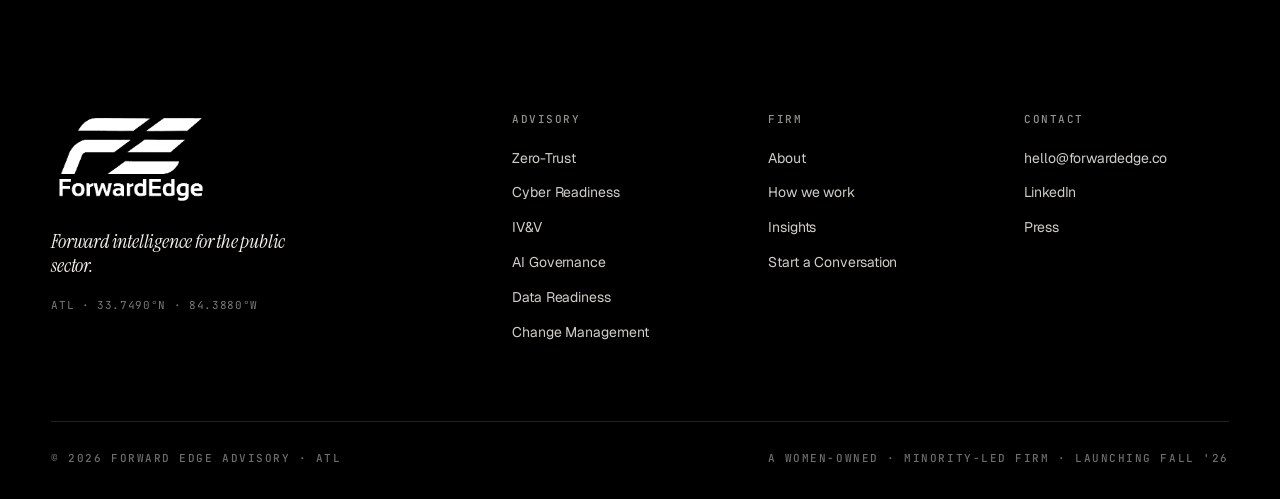
<file: contact.html>
<!doctype html>
<html lang="en">
<head>
<meta charset="utf-8" />
<meta name="viewport" content="width=device-width, initial-scale=1" />
<title>Start a Conversation · Forward Edge</title>
<link rel="icon" href="assets/fe-mark-black.png" />
<link rel="preconnect" href="https://fonts.googleapis.com" />
<link rel="preconnect" href="https://fonts.gstatic.com" crossorigin />
<link href="https://fonts.googleapis.com/css2?family=Instrument+Serif:ital@0;1&family=Geist:wght@400;500;600;700&family=JetBrains+Mono:wght@400;500;600&display=swap" rel="stylesheet" />
<link rel="stylesheet" href="styles.css" />
<style>
  .contact-row {
    display: grid;
    grid-template-columns: 1.1fr 1fr;
    gap: clamp(32px, 5vw, 96px);
    align-items: start;
  }
  @media (max-width: 1100px) { .contact-row { grid-template-columns: 1fr; } }

  .contact-aside {
    display: flex;
    flex-direction: column;
    gap: 32px;
  }
  .contact-aside .block {
    padding: 22px 22px 22px 20px;
    border-left: 3px solid var(--color-edge);
    background: var(--color-paper);
    border-radius: 0 var(--r-sm) var(--r-sm) 0;
    box-shadow: 0 2px 12px -4px rgba(20,16,12,0.10);
    transition: border-left-width .2s, box-shadow .2s;
  }
  .contact-aside .block:hover {
    border-left-width: 5px;
    box-shadow: 0 4px 24px -8px rgba(20,16,12,0.18);
  }
  .contact-aside .block h3 {
    font-family: var(--font-display);
    font-weight: 400;
    font-size: 26px;
    letter-spacing: -0.015em;
    margin: 0 0 8px;
    color: var(--color-black);
  }
  .contact-aside .block h3 em { font-style: italic; color: var(--color-edge); }
  .contact-aside .block p { font-size: 15px; line-height: 1.55; color: var(--color-graphite); margin: 0; }
  .contact-aside .block a {
    font-family: var(--font-display);
    font-style: italic;
    font-size: 20px;
    letter-spacing: -0.01em;
    color: var(--color-edge);
    display: inline-block;
    margin-top: 6px;
  }

  .chat-stub {
    background: var(--color-paper);
    border-radius: var(--r-md);
    padding: clamp(24px, 3vw, 32px);
    box-shadow: var(--shadow-card);
    display: flex;
    gap: 18px;
    align-items: center;
    margin-top: 24px;
  }
  .chat-stub .dot-edge { margin-right: 0; }
  .chat-stub-text h4 {
    font-family: var(--font-display);
    font-size: 22px;
    font-weight: 400;
    letter-spacing: -0.015em;
    margin: 0 0 4px;
  }
  .chat-stub-text h4 em { font-style: italic; }
  .chat-stub-text p { font-size: 13px; color: var(--color-smoke); margin: 0; }
  .chat-stub button {
    margin-left: auto;
  }
</style>
</head>
<body>

<header class="nav">
  <div class="container nav-inner">
    <a class="nav-brand" href="index.html" aria-label="Forward Edge — home">
      <img src="assets/fe-lockup-black.png" alt="Forward Edge" />
    </a>
    <nav class="nav-links" aria-label="Primary">
      <a href="about.html">About</a>
      <a href="advisory.html">Advisory</a>
      <a href="how-we-work.html">Approach</a>
      <a href="insights.html">Insights</a>
    </nav>
    <div class="nav-cta">
      <span class="nav-status"><span class="dot-edge"></span>Briefing — Fall '26</span>
      <a class="btn btn-primary" href="contact.html">Start a Conversation<span class="btn-arrow">↗</span></a>
      <button class="nav-toggle" aria-label="Open menu">☰</button>
    </div>
  </div>
</header>

<section class="page-hero">
  <div class="container">
    <div class="meta">
      <span class="eyebrow">Start a conversation</span>
      <span class="mono">FE — 500 · CONTACT</span>
    </div>
    <h1>Tell us what<br/>you're <em>actually</em> working on<span class="stop">.</span></h1>
    <div class="deck">
      <p>
        A partner reads every inbound. We respond within one business day &mdash; from a real
        name, not an inbox. No marketing follow-up loop. No sales sequence. If we're the right
        fit, we'll say so. If we're not, we'll tell you who is.
      </p>
      <div class="side">
        <div><span class="mono">Response time</span><span class="val">≤ 1 business day</span></div>
        <div><span class="mono">Reads</span><span class="val">Senior partner</span></div>
        <div><span class="mono">Calls</span><span class="val">By invitation</span></div>
        <div><span class="mono">Sequence</span><span class="val">None</span></div>
      </div>
    </div>
  </div>
</section>

<!-- Form + aside -->
<section class="section-pad surface-stone">
  <div class="container">
    <div class="contact-row reveal">

      <!-- FORM -->
      <form class="form" id="contact-form" onsubmit="event.preventDefault(); const b = this.querySelector('button[type=submit]'); b.textContent = 'Sent ✓ — A partner will reply within one business day.'; b.disabled = true; this.style.opacity='0.75';">
        <div class="field-row">
          <div class="field">
            <label for="name">Your name</label>
            <input id="name" name="name" type="text" placeholder="Full name" required />
          </div>
          <div class="field">
            <label for="role">Role / title</label>
            <input id="role" name="role" type="text" placeholder="CIO, program director, etc." />
          </div>
        </div>

        <div class="field-row">
          <div class="field">
            <label for="email">Email</label>
            <input id="email" name="email" type="email" placeholder="you@agency.gov" required />
          </div>
          <div class="field">
            <label for="org">Agency / organization</label>
            <input id="org" name="org" type="text" placeholder="State of Georgia · DOAS" />
          </div>
        </div>

        <div class="field">
          <label for="area">Advisory area</label>
          <select id="area" name="area">
            <option value="">— Choose one (optional)</option>
            <option>Zero-Trust Architecture</option>
            <option>Cybersecurity Readiness Assessments</option>
            <option>IV&amp;V</option>
            <option>AI Governance Frameworks</option>
            <option>Data Readiness for AI Adoption</option>
            <option>Stakeholder Alignment &amp; Change Management</option>
            <option>Not sure yet — want to scope</option>
          </select>
        </div>

        <div class="field">
          <label for="brief">What are you working on?</label>
          <textarea id="brief" name="brief" placeholder="One paragraph is plenty. What's the problem, who's involved, and what would success look like in 90 days?"></textarea>
        </div>

        <div class="form-foot">
          <span class="mono">— A partner reads every inbound.</span>
          <button type="submit" class="btn btn-primary">Send brief<span class="btn-arrow">↗</span></button>
        </div>
      </form>

      <!-- ASIDE -->
      <aside class="contact-aside">
        <div class="photo warm is-soft" style="aspect-ratio: 4/5; border-radius: var(--r-md); margin-bottom: 8px;">
          <img src="assets/photos/contact-side.jpg" alt="" class="photo-img" />
        </div>
        <div class="block">
          <h3>Email <em>directly</em>.</h3>
          <p>Skip the form. Go partner-to-inbox.</p>
          <a href="mailto:hello@forwardedge.co">hello@forwardedge.co</a>
        </div>
        <div class="block">
          <h3>Where we <em>work</em>.</h3>
          <p>Atlanta-headquartered. On-site in Georgia. Embedded across state, local, and federal engagements.</p>
        </div>
        <div class="block">
          <h3>What <em>not</em> to send.</h3>
          <p>RFPs you'd like us to respond to before scoping. Sales pitches. Partnership decks. We work for the agency, not the vendor.</p>
        </div>
        <div class="block">
          <h3>For <em>press &amp; speaking</em>.</h3>
          <p>Inquiries to press@forwardedge.co.</p>
        </div>

        <!-- Chat stub - placeholder for future chat function -->
        <div class="chat-stub">
          <span class="dot-edge"></span>
          <div class="chat-stub-text">
            <h4>Live chat <em>coming soon</em>.</h4>
            <p>An advisor on-demand. We're piloting in Fall '26.</p>
          </div>
          <button class="btn btn-ghost" disabled style="opacity:.7;cursor:not-allowed;">Notify me</button>
        </div>
      </aside>

    </div>
  </div>
</section>

<!-- Manifesto dark break -->
<section class="manifesto">
  <div class="container">
    <div class="manifesto-meta">
      <span class="mono">— OUR COMMITMENT</span>
      <span class="mono">FE-500 / END</span>
    </div>
    <h2>
      Every inbound gets a <em>read</em>.<br/>
      Every read gets a reply.<br/>
      Every reply has a <em>name</em>.
    </h2>
    <div class="manifesto-foot">
      <span class="attr">— SHEA CAMERON · FOUNDER &amp; CEO</span>
      <a href="#contact-form"><span class="arrow-circle">↗</span></a>
    </div>
  </div>
</section>

<footer class="footer">
  <div class="container">
    <div class="footer-cols">
      <div class="footer-col footer-brand">
        <img src="assets/fe-lockup-black.png" alt="Forward Edge" />
        <p>Forward intelligence for the public sector.</p>
        <div class="footer-coords">ATL · 33.7490°N · 84.3880°W</div>
      </div>
      <div class="footer-col">
        <h4>Advisory</h4>
        <ul>
          <li><a href="advisory.html#zero-trust">Zero-Trust</a></li>
          <li><a href="advisory.html#cyber">Cyber Readiness</a></li>
          <li><a href="advisory.html#ivv">IV&amp;V</a></li>
          <li><a href="advisory.html#ai-gov">AI Governance</a></li>
          <li><a href="advisory.html#data">Data Readiness</a></li>
          <li><a href="advisory.html#change">Change Management</a></li>
        </ul>
      </div>
      <div class="footer-col">
        <h4>Firm</h4>
        <ul>
          <li><a href="about.html">About</a></li>
          <li><a href="how-we-work.html">How we work</a></li>
          <li><a href="insights.html">Insights</a></li>
          <li><a href="contact.html">Start a Conversation</a></li>
        </ul>
      </div>
      <div class="footer-col">
        <h4>Contact</h4>
        <ul>
          <li><a href="mailto:hello@forwardedge.co">hello@forwardedge.co</a></li>
          <li><a href="#">LinkedIn</a></li>
          <li><a href="#">Press</a></li>
        </ul>
      </div>
    </div>
    <div class="footer-base">
      <span class="mono">© 2026 Forward Edge Advisory · ATL</span>
      <span class="mono">A WOMEN-OWNED · MINORITY-LED FIRM · LAUNCHING FALL '26</span>
    </div>
  </div>
</footer>

<script src="script.js"></script>
</body>
</html>
</file>
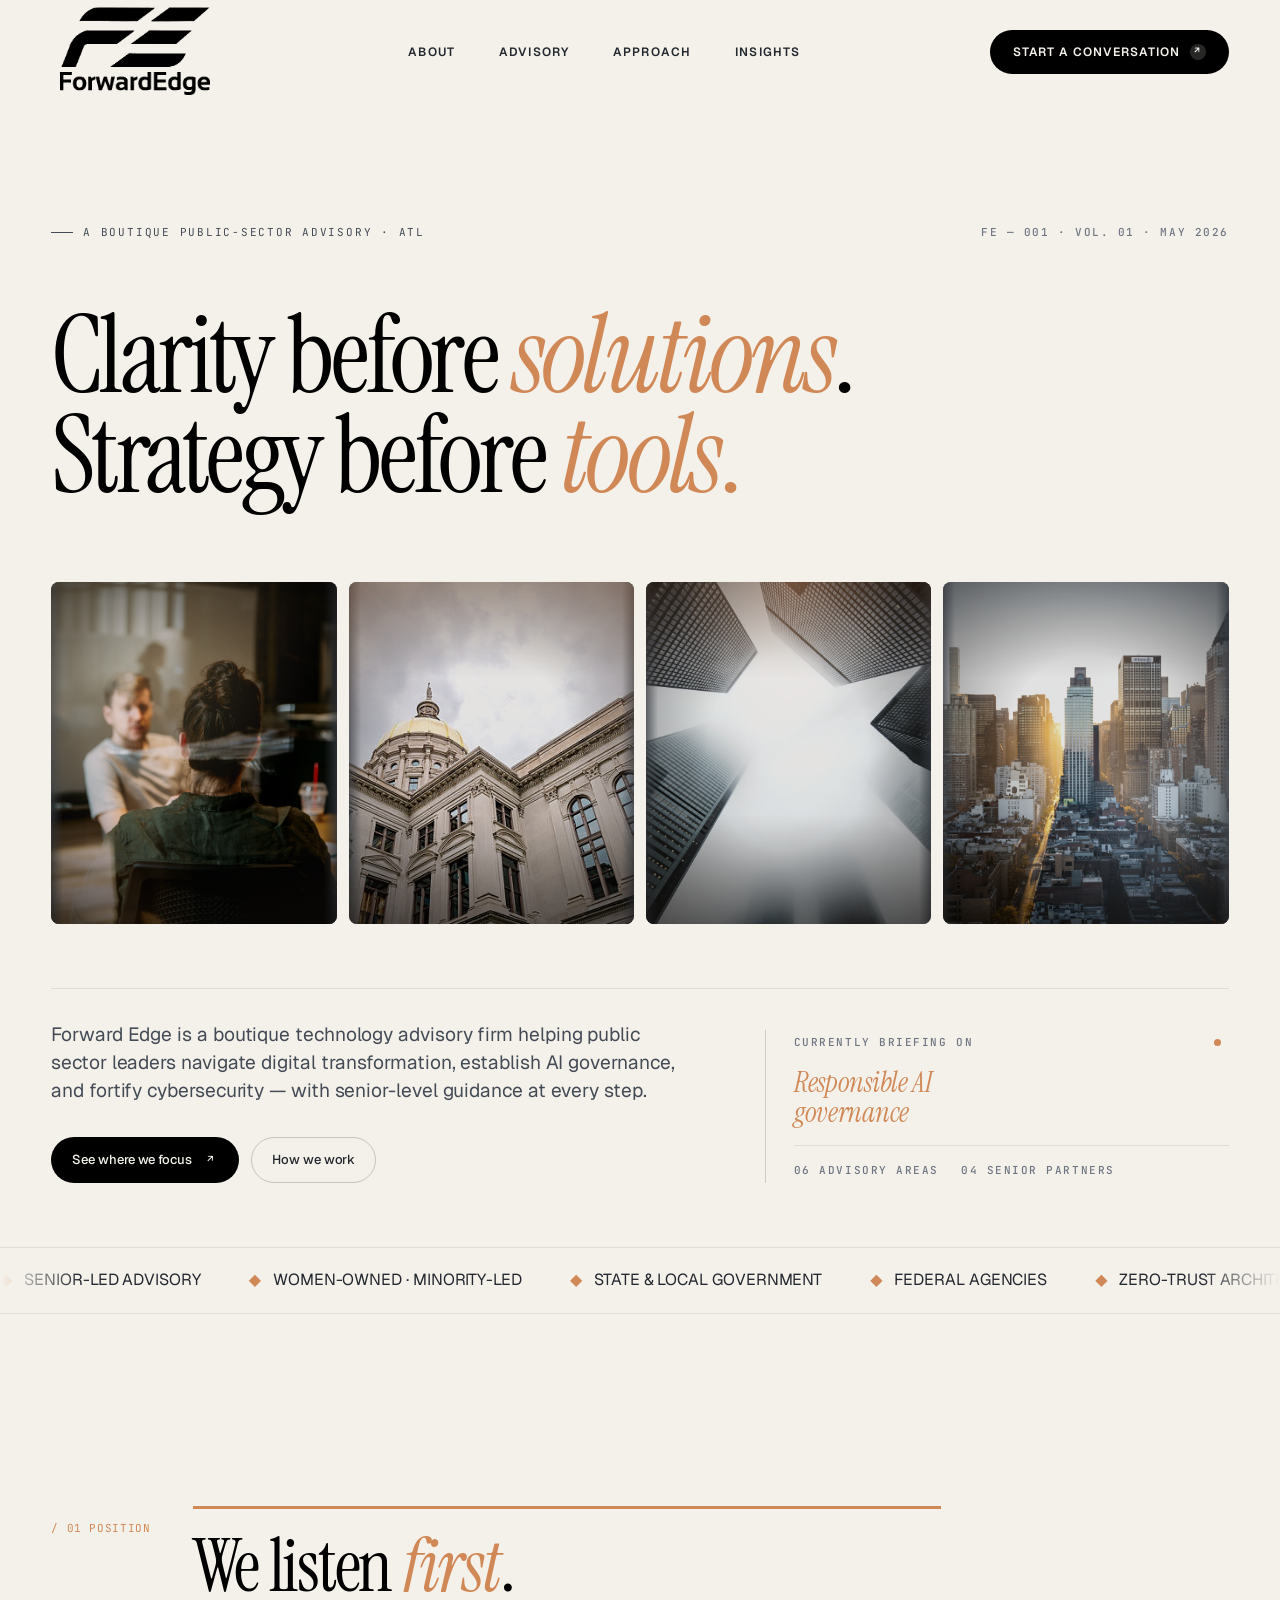
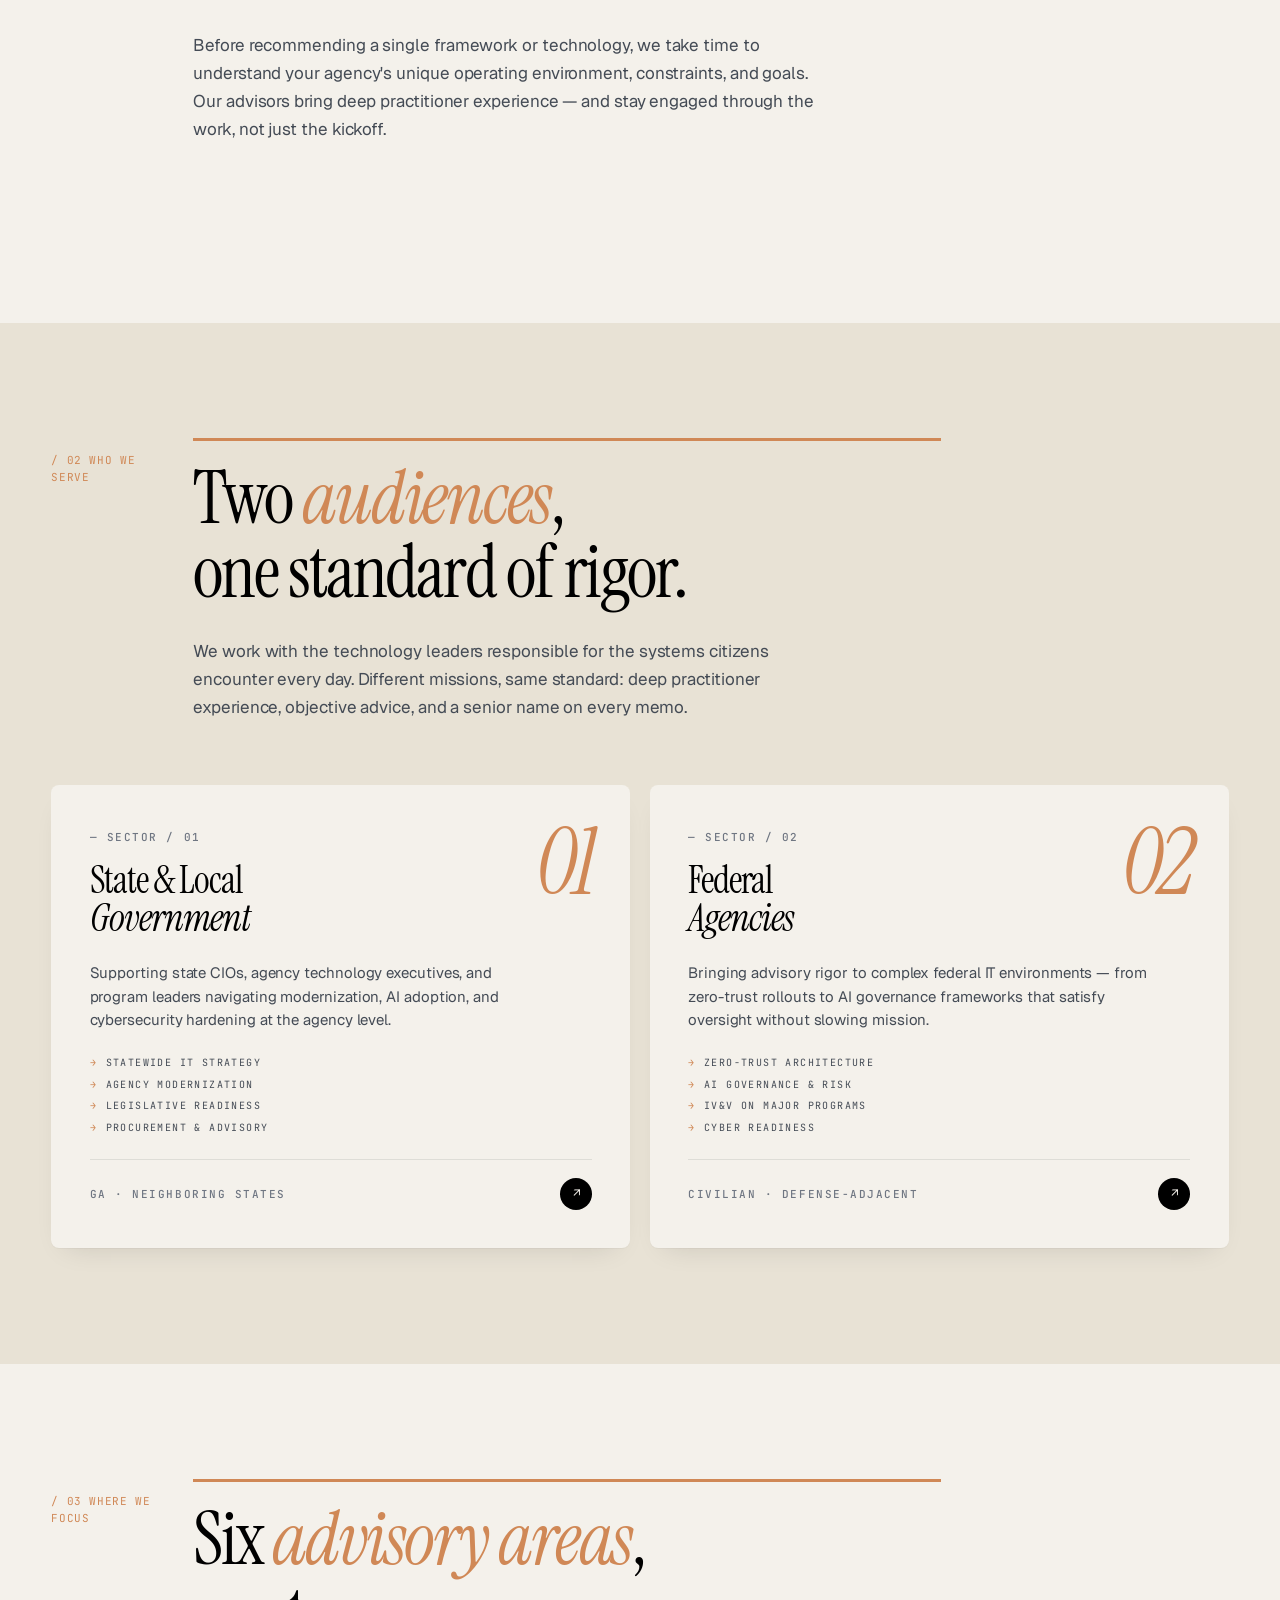
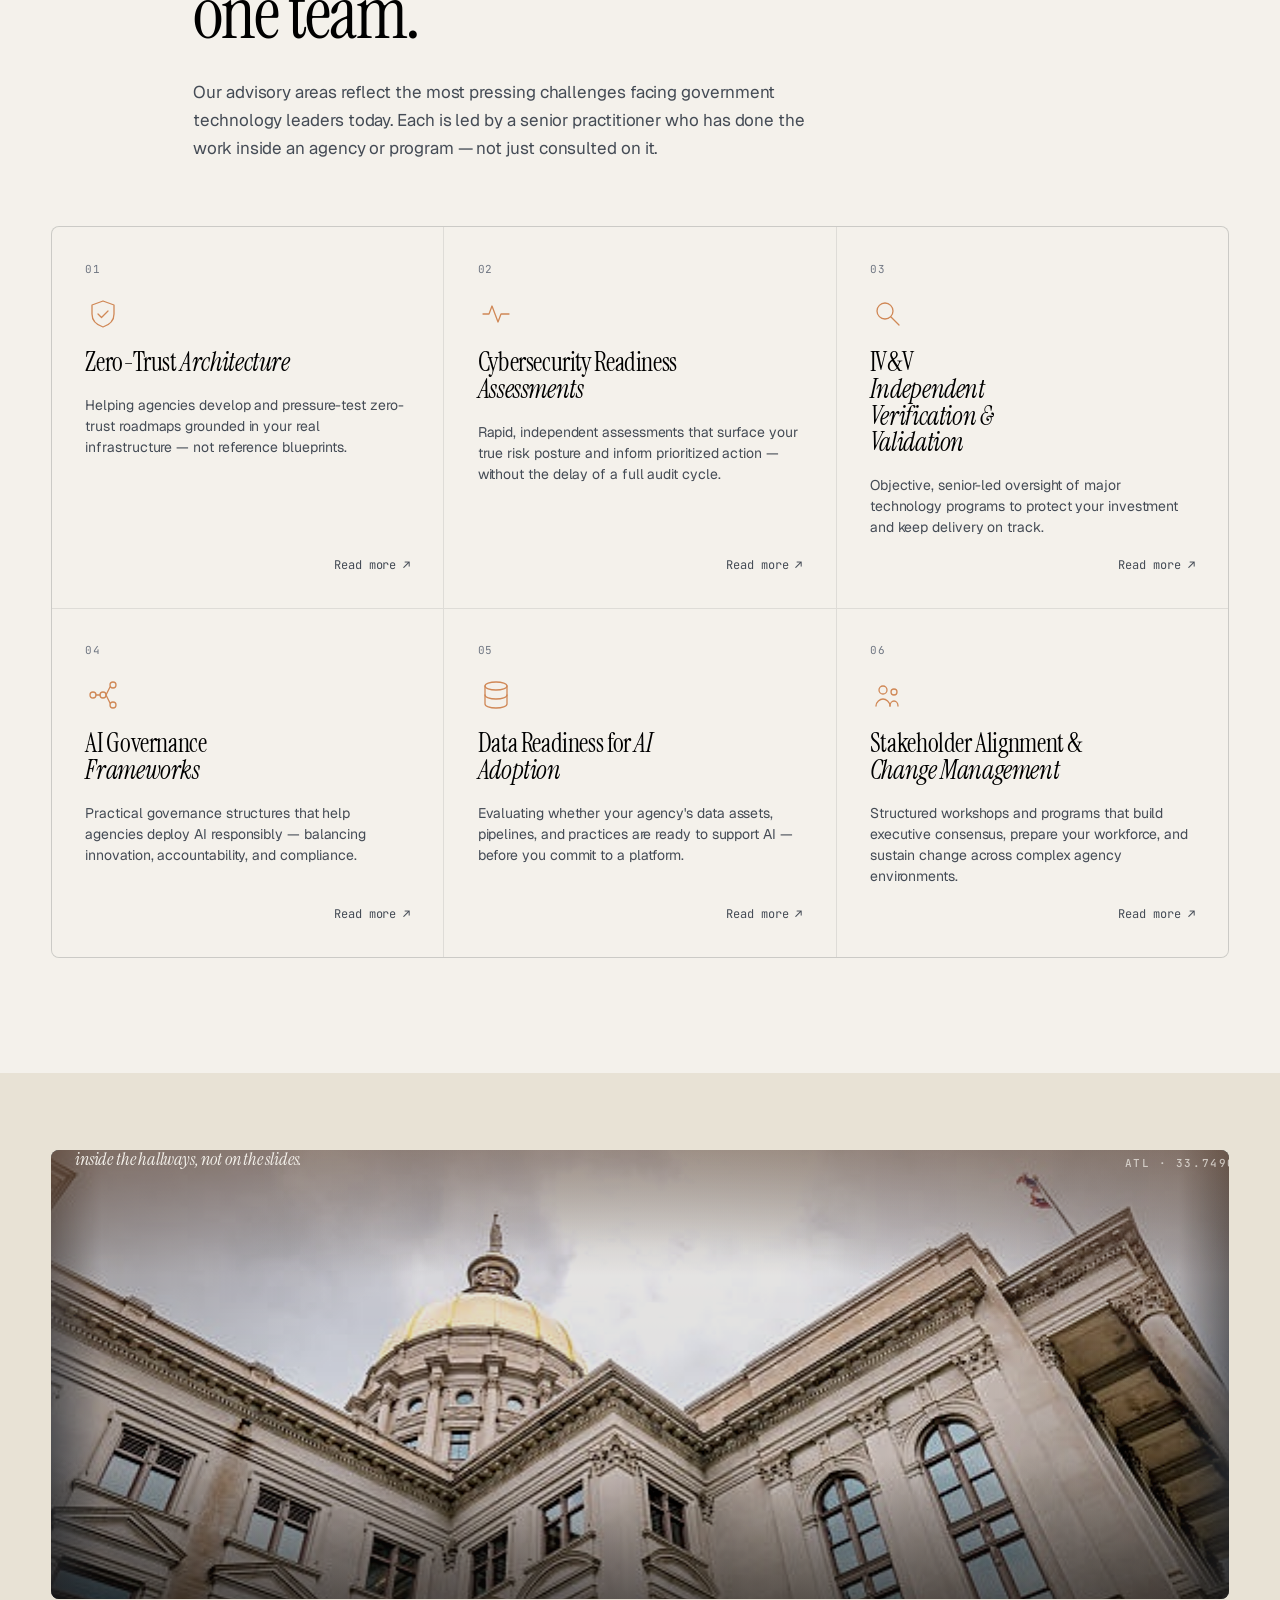
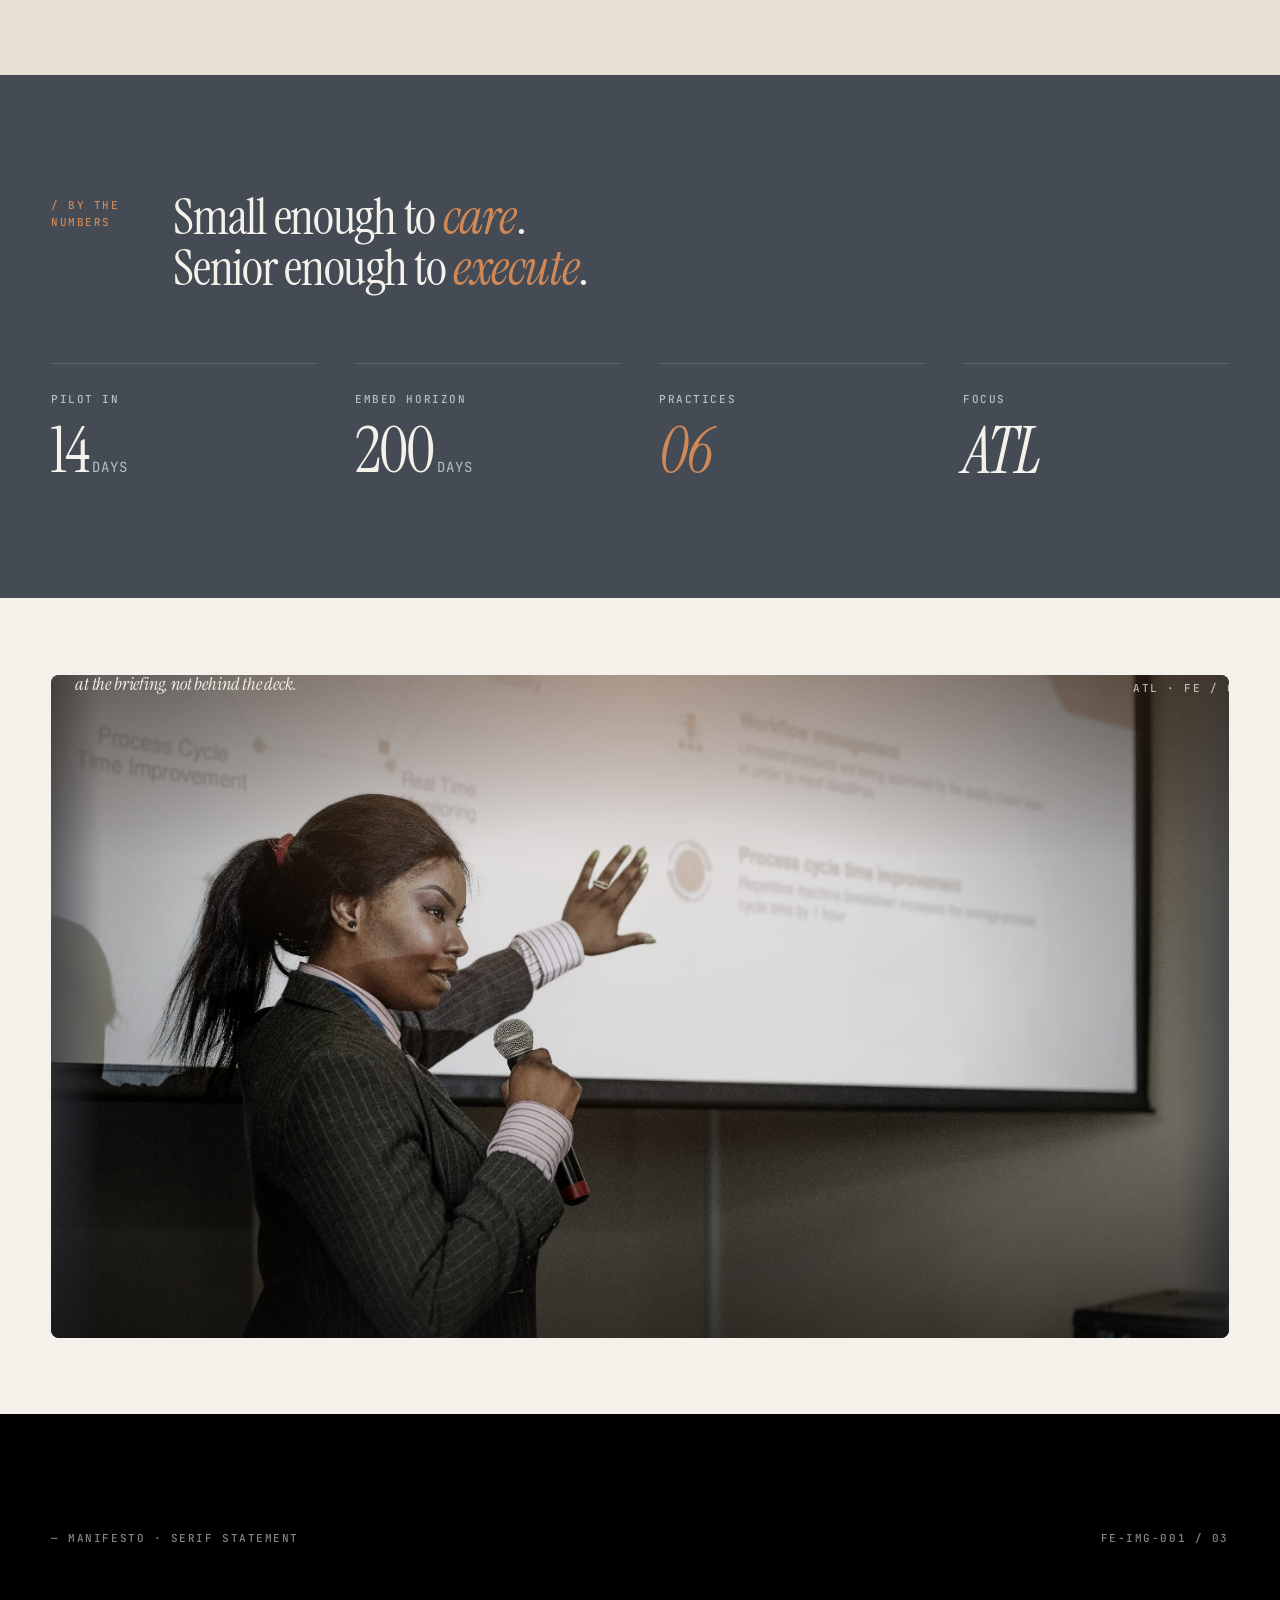
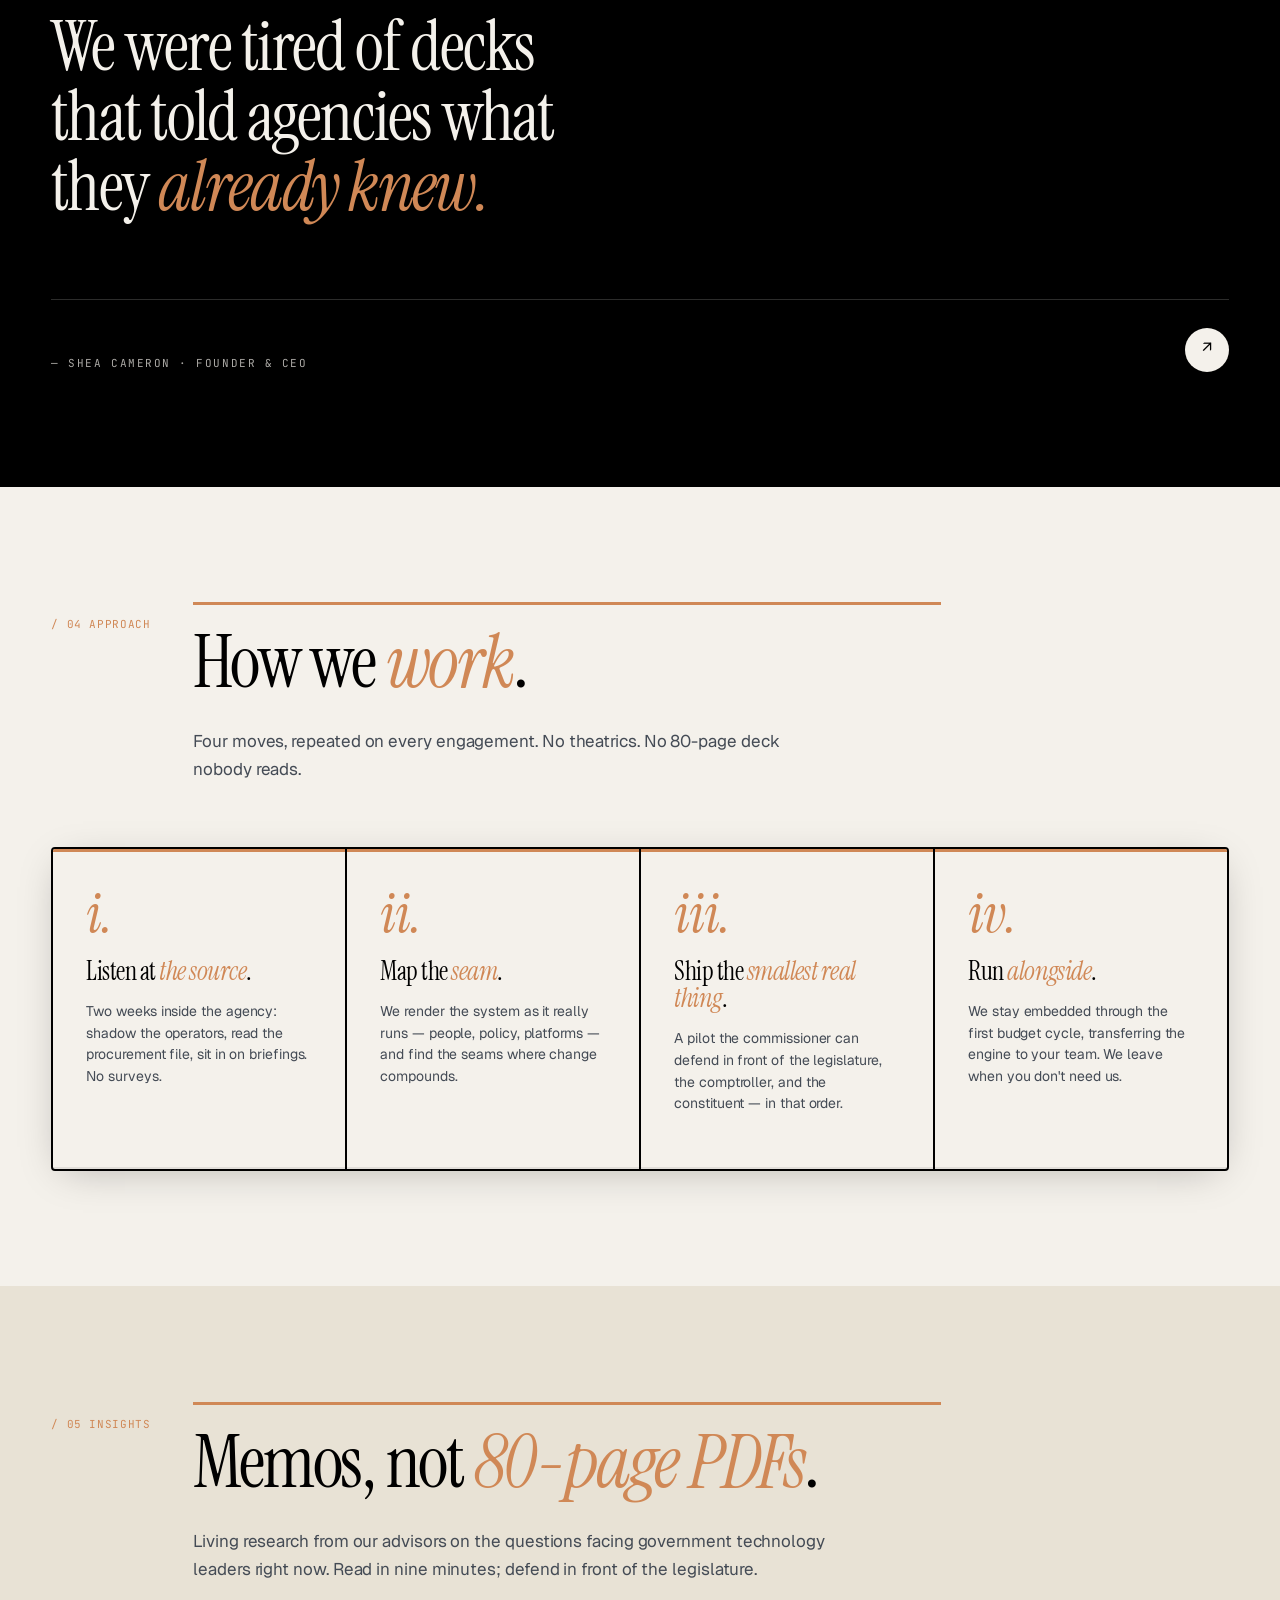
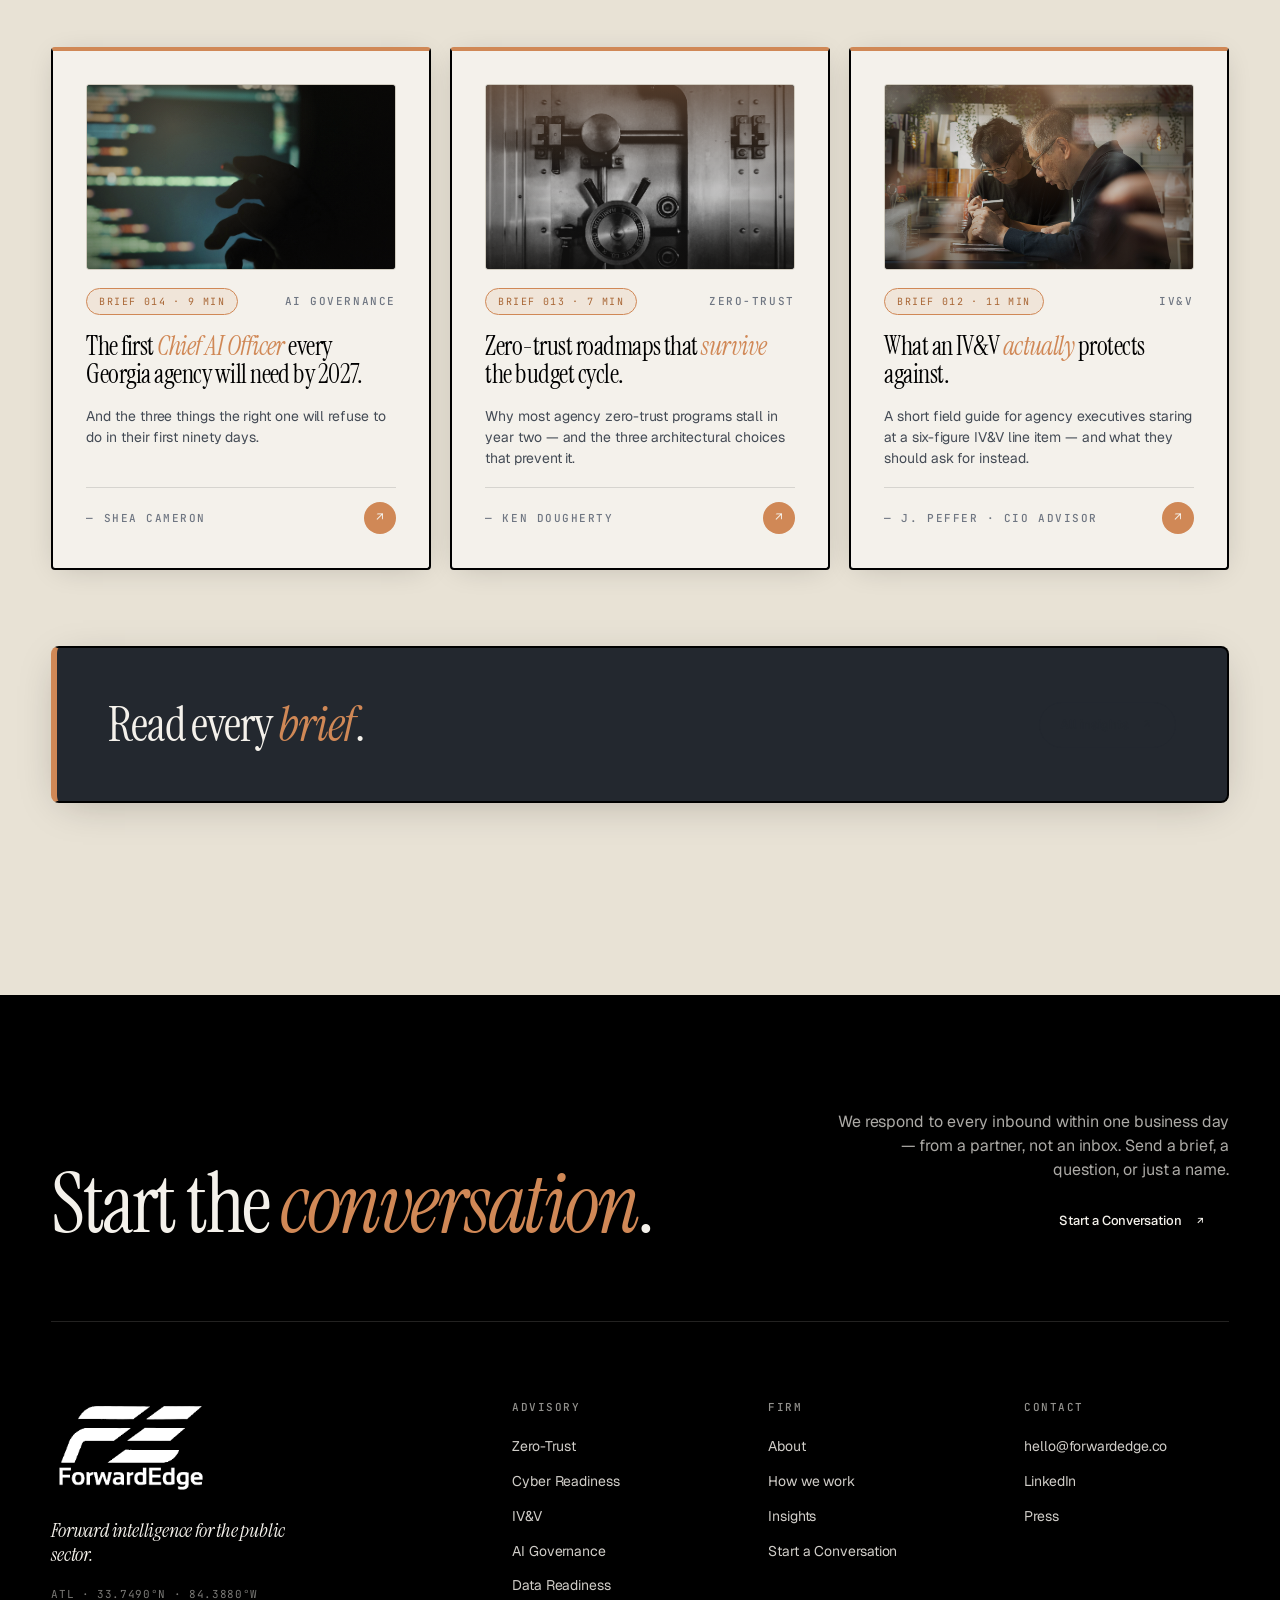
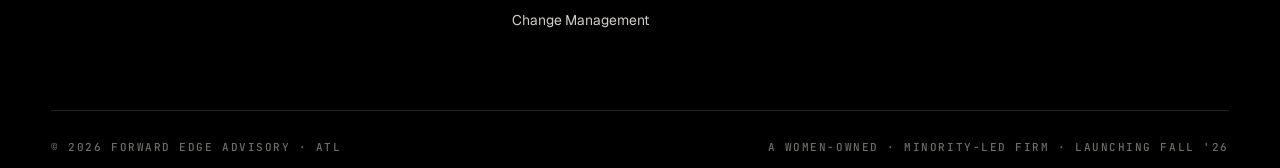
<file: index-print.html>
<!doctype html>
<html lang="en">
<head>
<meta charset="utf-8" />
<meta name="viewport" content="width=device-width, initial-scale=1" />
<title>Forward Edge · Trusted advisors for government's most complex technology decisions</title>
<meta name="description" content="Forward Edge is a boutique technology advisory firm helping public sector leaders navigate digital transformation, AI governance, and cybersecurity — with senior-level guidance at every step." />
<link rel="icon" href="assets/fe-mark-black.png" />

<link rel="preconnect" href="https://fonts.googleapis.com" />
<link rel="preconnect" href="https://fonts.gstatic.com" crossorigin />
<link href="https://fonts.googleapis.com/css2?family=Instrument+Serif:ital@0;1&family=Geist:wght@400;500;600;700&family=JetBrains+Mono:wght@400;500;600&display=swap" rel="stylesheet" />
<link rel="stylesheet" href="styles.css" />
<style>
  @page { size: Letter portrait; margin: 0.5in; }
  @media print {
    *, *::before, *::after {
      -webkit-print-color-adjust: exact !important;
      print-color-adjust: exact !important;
    }
    html, body { background: var(--color-paper) !important; font-size: 11px; }
    .nav { display: none !important; }
    section { break-inside: avoid; page-break-inside: avoid; padding: 24px 0 !important; }
    .hero { padding: 32px 0 24px !important; page-break-after: always; break-after: page; }
    .hero h1 { font-size: 64px !important; line-height: 0.94 !important; }
    .hero-photo-strip { gap: 8px !important; margin-top: 24px !important; }
    .hero-photo-strip .photo { aspect-ratio: 5/6 !important; }
    .hero-ticker { display: none !important; }
    .section-pad, .section-pad-sm { padding: 24px 0 !important; }
    .section-head { margin-bottom: 24px !important; }
    .section-head h2 { font-size: 36px !important; line-height: 1 !important; }
    .section-head .deck { font-size: 12px !important; }
    .serve, .advisory-grid, .how-grid, .memo-grid {
      gap: 8px !important;
    }
    .serve-card, .adv-card, .how-card, .memo-card {
      min-height: 0 !important;
      padding: 16px !important;
      page-break-inside: avoid;
      break-inside: avoid;
    }
    .serve-card h3, .memo-card h3, .adv-card h3 { font-size: 22px !important; }
    .serve-card .big-num, .memo-card .imgslot { display: none !important; }
    .manifesto { padding: 32px 0 !important; page-break-before: always; break-before: page; }
    .manifesto h2 { font-size: 44px !important; }
    .footer { padding: 32px 0 24px !important; page-break-inside: avoid; }
    .footer-cta h2 { font-size: 48px !important; }
    /* Disable animations on print */
    *, *::before, *::after {
      animation: none !important;
      transition: none !important;
    }
    /* Force soft photos sharp on print */
    .photo.is-soft .photo-img { filter: none !important; transform: none !important; }
    /* Show photos clearly */
    .photo { box-shadow: none !important; border: 1px solid rgba(35,40,47,.10); }
    /* Hide hover-only chrome */
    a:hover, button:hover { transform: none !important; }
  }
</style>
</head>
<body>

<!-- ────────────────────  NAV  ──────────────────── -->
<header class="nav">
  <div class="container nav-inner">
    <a class="nav-brand" href="index.html" aria-label="Forward Edge — home">
      <img src="assets/fe-lockup-black.png" alt="Forward Edge" />
    </a>
    <nav class="nav-links" aria-label="Primary">
      <a href="about.html">About</a>
      <a href="advisory.html">Advisory</a>
      <a href="how-we-work.html">Approach</a>
      <a href="insights.html">Insights</a>
    </nav>
    <div class="nav-cta">
      <span class="nav-status"><span class="dot-edge"></span>Briefing — Fall '26</span>
      <a class="btn btn-primary" href="contact.html">Start a Conversation<span class="btn-arrow">↗</span></a>
      <button class="nav-toggle" aria-label="Open menu">☰</button>
    </div>
  </div>
</header>

<!-- ────────────────────  HERO  ──────────────────── -->
<section class="hero">
  <div class="container">
    <div class="hero-meta">
      <span class="eyebrow">A boutique public-sector advisory · ATL</span>
      <span class="mono">FE — 001 · VOL. 01 · MAY 2026</span>
    </div>

    <h1>
      Clarity before <em>solutions</em>.<br/>
      Strategy before <em>tools</em><span class="stop">.</span>
    </h1>

    <!-- Hero photo strip — replace with editorial photo grid -->
    <div class="hero-photo-strip">
      <div class="photo atmospheric is-soft" style="aspect-ratio: 5/6;"><img src="assets/photos/portrait-warm-1.jpg" alt="" class="photo-img" />
        <span class="placeholder-tag">Portrait · founder</span>
        <div class="photo-mark"><div class="photo-mark-wrap"><span class="ring">photo</span><span class="sub">4:5 portrait · natural light</span></div></div>
      </div>
      <div class="photo architectural is-soft" style="aspect-ratio: 5/6;"><img src="assets/photos/architectural-1.jpg" alt="" class="photo-img" />
        <span class="placeholder-tag">Architectural · ATL</span>
        <div class="photo-mark"><div class="photo-mark-wrap"><span class="ring">photo</span><span class="sub">capitol or skyline · golden hour</span></div></div>
      </div>
      <div class="photo warm is-soft" style="aspect-ratio: 5/6;"><img src="assets/photos/object-1.jpg" alt="" class="photo-img" />
        <span class="placeholder-tag">Object · brief detail</span>
        <div class="photo-mark"><div class="photo-mark-wrap"><span class="ring">photo</span><span class="sub">printed memo · letterpress mark</span></div></div>
      </div>
      <div class="photo cool is-soft" style="aspect-ratio: 5/6;"><img src="assets/photos/environment-1.jpg" alt="" class="photo-img" />
        <span class="placeholder-tag">Environment · office</span>
        <div class="photo-mark"><div class="photo-mark-wrap"><span class="ring">photo</span><span class="sub">working space · no people</span></div></div>
      </div>
    </div>

    <div class="hero-row">
      <div class="hero-deck">
        <p>
          Forward Edge is a boutique technology advisory firm helping public sector leaders
          navigate digital transformation, establish AI governance, and fortify cybersecurity —
          with senior-level guidance at every step.
        </p>
        <div class="hero-actions">
          <a class="btn btn-primary" href="advisory.html">See where we focus<span class="btn-arrow">↗</span></a>
          <a class="btn btn-ghost" href="how-we-work.html">How we work</a>
        </div>
      </div>

      <aside class="hero-side">
        <div class="row">
          <span class="mono">Currently briefing on</span>
          <span class="dot-edge"></span>
        </div>
        <span class="now serif-i">Responsible AI<br/>governance</span>
        <div class="foot">
          <span class="mono">06 advisory areas</span>
          <span class="mono">04 senior partners</span>
        </div>
      </aside>
    </div>
  </div>

  <div class="hero-ticker">
    <div class="track">
      <span><span class="glyph">◆</span> SENIOR-LED ADVISORY</span>
      <span><span class="glyph">◆</span> WOMEN-OWNED · MINORITY-LED</span>
      <span><span class="glyph">◆</span> STATE &amp; LOCAL GOVERNMENT</span>
      <span><span class="glyph">◆</span> FEDERAL AGENCIES</span>
      <span><span class="glyph">◆</span> ZERO-TRUST ARCHITECTURE</span>
      <span><span class="glyph">◆</span> AI GOVERNANCE</span>
      <span><span class="glyph">◆</span> IV&amp;V</span>
      <span><span class="glyph">◆</span> ATLANTA, GA</span>
      <!-- duplicate for seamless loop -->
      <span><span class="glyph">◆</span> SENIOR-LED ADVISORY</span>
      <span><span class="glyph">◆</span> WOMEN-OWNED · MINORITY-LED</span>
      <span><span class="glyph">◆</span> STATE &amp; LOCAL GOVERNMENT</span>
      <span><span class="glyph">◆</span> FEDERAL AGENCIES</span>
      <span><span class="glyph">◆</span> ZERO-TRUST ARCHITECTURE</span>
      <span><span class="glyph">◆</span> AI GOVERNANCE</span>
      <span><span class="glyph">◆</span> IV&amp;V</span>
      <span><span class="glyph">◆</span> ATLANTA, GA</span>
    </div>
  </div>
</section>

<!-- ────────────────────  POSITION (paper) ──────────────────── -->
<section class="section-pad surface-paper">
  <div class="container">
    <div class="section-head reveal">
      <span class="num">/ 01 POSITION</span>
      <div>
        <h2>We listen <em>first</em>.</h2>
        <p class="deck">
          Before recommending a single framework or technology, we take time to understand your
          agency's unique operating environment, constraints, and goals. Our advisors bring deep
          practitioner experience &mdash; and stay engaged through the work, not just the kickoff.
        </p>
      </div>
    </div>
  </div>
</section>

<!-- ────────────────────  WHO WE SERVE  ──────────────────── -->
<section class="section-pad surface-stone">
  <div class="container">
    <div class="section-head reveal">
      <span class="num">/ 02 WHO WE SERVE</span>
      <div>
        <h2>Two <em>audiences</em>,<br/>one standard of rigor.</h2>
        <p class="deck">
          We work with the technology leaders responsible for the systems citizens
          encounter every day. Different missions, same standard: deep practitioner experience,
          objective advice, and a senior name on every memo.
        </p>
      </div>
    </div>

    <div class="serve reveal">
      <a class="serve-card" href="advisory.html">
        <div class="top">
          <div>
            <span class="mono">— SECTOR / 01</span>
            <h3 style="margin-top: 12px;">State &amp; Local<br/><em>Government</em></h3>
          </div>
          <span class="big-num">01</span>
        </div>
        <p>
          Supporting state CIOs, agency technology executives, and program leaders
          navigating modernization, AI adoption, and cybersecurity hardening at the agency level.
        </p>
        <ul>
          <li>Statewide IT strategy</li>
          <li>Agency modernization</li>
          <li>Legislative readiness</li>
          <li>Procurement &amp; advisory</li>
        </ul>
        <div class="foot">
          <span class="mono">GA · NEIGHBORING STATES</span>
          <span class="arrow-mini">↗</span>
        </div>
      </a>

      <a class="serve-card" href="advisory.html">
        <div class="top">
          <div>
            <span class="mono">— SECTOR / 02</span>
            <h3 style="margin-top: 12px;">Federal<br/><em>Agencies</em></h3>
          </div>
          <span class="big-num">02</span>
        </div>
        <p>
          Bringing advisory rigor to complex federal IT environments &mdash; from zero-trust
          rollouts to AI governance frameworks that satisfy oversight without slowing mission.
        </p>
        <ul>
          <li>Zero-trust architecture</li>
          <li>AI governance &amp; risk</li>
          <li>IV&amp;V on major programs</li>
          <li>Cyber readiness</li>
        </ul>
        <div class="foot">
          <span class="mono">CIVILIAN · DEFENSE-ADJACENT</span>
          <span class="arrow-mini">↗</span>
        </div>
      </a>
    </div>
  </div>
</section>

<!-- ────────────────────  ADVISORY AREAS  ──────────────────── -->
<section class="section-pad surface-paper">
  <div class="container">
    <div class="section-head reveal">
      <span class="num">/ 03 WHERE WE FOCUS</span>
      <div>
        <h2>Six <em>advisory areas</em>,<br/>one team.</h2>
        <p class="deck">
          Our advisory areas reflect the most pressing challenges facing government
          technology leaders today. Each is led by a senior practitioner who has done the
          work inside an agency or program &mdash; not just consulted on it.
        </p>
      </div>
    </div>

    <div class="advisory-grid reveal">
      <a class="adv-card" href="advisory.html#zero-trust">
        <span class="num">01</span>
        <span class="ico"><!-- shield -->
          <svg width="32" height="32" viewBox="0 0 32 32" fill="none" stroke="currentColor" stroke-width="1.3" stroke-linecap="round" stroke-linejoin="round">
            <path d="M16 3 5 7v9c0 7 5 11 11 13 6-2 11-6 11-13V7L16 3z"/>
            <path d="M11 16l3.5 3.5L21 13"/>
          </svg>
        </span>
        <h3>Zero-Trust <em>Architecture</em></h3>
        <p>Helping agencies develop and pressure-test zero-trust roadmaps grounded in your real infrastructure — not reference blueprints.</p>
        <span class="adv-arrow">Read more  ↗</span>
      </a>

      <a class="adv-card" href="advisory.html#cyber">
        <span class="num">02</span>
        <span class="ico"><!-- pulse -->
          <svg width="32" height="32" viewBox="0 0 32 32" fill="none" stroke="currentColor" stroke-width="1.3" stroke-linecap="round" stroke-linejoin="round">
            <path d="M3 16h6l3-8 6 16 3-8h8"/>
          </svg>
        </span>
        <h3>Cybersecurity Readiness <em>Assessments</em></h3>
        <p>Rapid, independent assessments that surface your true risk posture and inform prioritized action — without the delay of a full audit cycle.</p>
        <span class="adv-arrow">Read more  ↗</span>
      </a>

      <a class="adv-card" href="advisory.html#ivv">
        <span class="num">03</span>
        <span class="ico"><!-- magnifier -->
          <svg width="32" height="32" viewBox="0 0 32 32" fill="none" stroke="currentColor" stroke-width="1.3" stroke-linecap="round" stroke-linejoin="round">
            <circle cx="13" cy="13" r="8"/>
            <path d="M19 19l8 8"/>
          </svg>
        </span>
        <h3>IV&amp;V<br/><em>Independent Verification &amp; Validation</em></h3>
        <p>Objective, senior-led oversight of major technology programs to protect your investment and keep delivery on track.</p>
        <span class="adv-arrow">Read more  ↗</span>
      </a>

      <a class="adv-card" href="advisory.html#ai-gov">
        <span class="num">04</span>
        <span class="ico"><!-- nodes -->
          <svg width="32" height="32" viewBox="0 0 32 32" fill="none" stroke="currentColor" stroke-width="1.3" stroke-linecap="round" stroke-linejoin="round">
            <circle cx="6" cy="16" r="3"/><circle cx="26" cy="6" r="3"/>
            <circle cx="26" cy="26" r="3"/><circle cx="16" cy="16" r="3"/>
            <path d="M9 16h4M19 16l4-8M19 16l4 8"/>
          </svg>
        </span>
        <h3>AI Governance <em>Frameworks</em></h3>
        <p>Practical governance structures that help agencies deploy AI responsibly — balancing innovation, accountability, and compliance.</p>
        <span class="adv-arrow">Read more  ↗</span>
      </a>

      <a class="adv-card" href="advisory.html#data">
        <span class="num">05</span>
        <span class="ico"><!-- database -->
          <svg width="32" height="32" viewBox="0 0 32 32" fill="none" stroke="currentColor" stroke-width="1.3" stroke-linecap="round" stroke-linejoin="round">
            <ellipse cx="16" cy="7" rx="11" ry="4"/>
            <path d="M5 7v9c0 2.2 5 4 11 4s11-1.8 11-4V7"/>
            <path d="M5 16v9c0 2.2 5 4 11 4s11-1.8 11-4v-9"/>
          </svg>
        </span>
        <h3>Data Readiness for <em>AI Adoption</em></h3>
        <p>Evaluating whether your agency's data assets, pipelines, and practices are ready to support AI — before you commit to a platform.</p>
        <span class="adv-arrow">Read more  ↗</span>
      </a>

      <a class="adv-card" href="advisory.html#change">
        <span class="num">06</span>
        <span class="ico"><!-- people -->
          <svg width="32" height="32" viewBox="0 0 32 32" fill="none" stroke="currentColor" stroke-width="1.3" stroke-linecap="round" stroke-linejoin="round">
            <circle cx="11" cy="11" r="4"/>
            <circle cx="22" cy="13" r="3"/>
            <path d="M4 27c0-4 4-7 7-7s7 3 7 7"/>
            <path d="M18 27c0-3 2-5 4-5s4 2 4 5"/>
          </svg>
        </span>
        <h3>Stakeholder Alignment &amp; <em>Change Management</em></h3>
        <p>Structured workshops and programs that build executive consensus, prepare your workforce, and sustain change across complex agency environments.</p>
        <span class="adv-arrow">Read more  ↗</span>
      </a>
    </div>
  </div>
</section>

<!-- ────────────────────  EDITORIAL PHOTO BREAK  ──────────────────── -->
<section class="section-pad-sm surface-stone">
  <div class="container">
    <div class="photo architectural reveal is-soft" style="aspect-ratio: 21/8; border-radius: var(--r-md);"><img src="assets/photos/atl-capitol-wide.jpg" alt="" class="photo-img" />
      <span class="placeholder-tag">PHOTO · 21:8 · Atlanta capitol, golden hour</span>
      <div class="photo-mark">
        <div class="photo-mark-wrap">
          <span class="ring">photo</span>
          <span class="sub">Replace with architectural · ATL · no people</span>
        </div>
      </div>
      <div class="caption">
        <span>Where the work begins —<br/>inside the hallways, not on the slides.</span>
        <span class="mono" style="font-family: var(--font-mono); font-style: normal; font-size: 11px; letter-spacing: .14em; color: rgba(244,241,235,.7);">ATL · 33.7490°N</span>
      </div>
    </div>
  </div>
</section>

<!-- ────────────────────  STATS BAND (Graphite break) ──────────────────── -->
<section class="section-pad" style="background: var(--color-graphite); color: var(--color-paper);">
  <div class="container">
    <div style="display: grid; grid-template-columns: repeat(4, 1fr); gap: clamp(20px, 3vw, 56px); align-items: end;">
      <div style="grid-column: span 4; display: grid; grid-template-columns: 90px 1fr; gap: 32px; margin-bottom: 32px;">
        <span class="mono" style="color: var(--color-edge); padding-top: 6px;">/ BY THE NUMBERS</span>
        <h2 class="serif" style="font-size: clamp(32px, 4vw, 52px); line-height: 1; letter-spacing: -0.025em; margin: 0; max-width: 22ch; color: var(--color-paper);">
          Small enough to <em style="font-style: italic; color: var(--color-edge);">care</em>.<br/>
          Senior enough to <em style="font-style: italic; color: var(--color-edge);">execute</em>.
        </h2>
      </div>
      <div style="border-top: 1px solid rgba(244,241,235,.15); padding-top: 22px;">
        <span class="mono" style="color: var(--color-mist);">PILOT IN</span>
        <p class="serif" style="font-size: 64px; line-height: 1; letter-spacing: -0.03em; margin: 8px 0 0; color: var(--color-paper);">14<span style="font-family: var(--font-mono); font-size: 14px; letter-spacing: 0.06em; text-transform: uppercase; color: var(--color-mist); margin-left: 4px;">days</span></p>
      </div>
      <div style="border-top: 1px solid rgba(244,241,235,.15); padding-top: 22px;">
        <span class="mono" style="color: var(--color-mist);">EMBED HORIZON</span>
        <p class="serif" style="font-size: 64px; line-height: 1; letter-spacing: -0.03em; margin: 8px 0 0; color: var(--color-paper);">200<span style="font-family: var(--font-mono); font-size: 14px; letter-spacing: 0.06em; text-transform: uppercase; color: var(--color-mist); margin-left: 4px;">days</span></p>
      </div>
      <div style="border-top: 1px solid rgba(244,241,235,.15); padding-top: 22px;">
        <span class="mono" style="color: var(--color-mist);">PRACTICES</span>
        <p class="serif" style="font-size: 64px; line-height: 1; letter-spacing: -0.03em; margin: 8px 0 0; color: var(--color-paper);"><em style="color: var(--color-edge); font-style: italic;">06</em></p>
      </div>
      <div style="border-top: 1px solid rgba(244,241,235,.15); padding-top: 22px;">
        <span class="mono" style="color: var(--color-mist);">FOCUS</span>
        <p class="serif" style="font-size: 64px; line-height: 1; letter-spacing: -0.03em; margin: 8px 0 0; color: var(--color-paper); font-style: italic;">ATL</p>
      </div>
    </div>
  </div>
</section>

<!-- Editorial photo: advisor in action -->
<section class="section-pad-sm surface-paper">
  <div class="container">
    <div class="photo warm reveal is-soft" style="aspect-ratio: 16/9; border-radius: var(--r-md);">
      <img src="assets/photos/advisor-speaking.jpg" alt="" class="photo-img" />
      <div class="caption">
        <span><em style="color: var(--color-edge);">In the room</em> where it matters —<br/>at the briefing, not behind the deck.</span>
        <span class="mono" style="font-family: var(--font-mono); font-style: normal; font-size: 11px; letter-spacing: .14em; color: rgba(244,241,235,.7);">ATL · FE / 014</span>
      </div>
    </div>
  </div>
</section>

<!-- ────────────────────  HOW WE WORK (dark break) ──────────────────── -->
<section class="manifesto">
  <div class="container">
    <div class="manifesto-meta">
      <span class="mono">— MANIFESTO · SERIF STATEMENT</span>
      <span class="mono">FE-IMG-001 / 03</span>
    </div>
    <h2>
      We were tired of decks<br/>
      that told agencies what<br/>
      they <em>already knew.</em>
    </h2>
    <div class="manifesto-foot">
      <span class="attr">— Shea Cameron · Founder &amp; CEO</span>
      <a href="how-we-work.html" aria-label="How we work">
        <span class="arrow-circle">↗</span>
      </a>
    </div>
  </div>
</section>

<!-- ────────────────────  HOW WE WORK GRID  ──────────────────── -->
<section class="section-pad surface-paper">
  <div class="container">
    <div class="section-head reveal">
      <span class="num">/ 04 APPROACH</span>
      <div>
        <h2>How we <em>work</em>.</h2>
        <p class="deck">
          Four moves, repeated on every engagement. No theatrics. No 80-page deck nobody reads.
        </p>
      </div>
    </div>

    <div class="how-grid reveal">
      <div class="how-card">
        <span class="num">i.</span>
        <h3>Listen at <em>the source</em>.</h3>
        <p>Two weeks inside the agency: shadow the operators, read the procurement file, sit in on briefings. No surveys.</p>
      </div>
      <div class="how-card">
        <span class="num">ii.</span>
        <h3>Map the <em>seam</em>.</h3>
        <p>We render the system as it really runs &mdash; people, policy, platforms &mdash; and find the seams where change compounds.</p>
      </div>
      <div class="how-card">
        <span class="num">iii.</span>
        <h3>Ship the <em>smallest real thing</em>.</h3>
        <p>A pilot the commissioner can defend in front of the legislature, the comptroller, and the constituent &mdash; in that order.</p>
      </div>
      <div class="how-card">
        <span class="num">iv.</span>
        <h3>Run <em>alongside</em>.</h3>
        <p>We stay embedded through the first budget cycle, transferring the engine to your team. We leave when you don't need us.</p>
      </div>
    </div>
  </div>
</section>

<!-- ────────────────────  INSIGHTS TEASER  ──────────────────── -->
<section class="section-pad surface-stone">
  <div class="container">
    <div class="section-head reveal">
      <span class="num">/ 05 INSIGHTS</span>
      <div>
        <h2>Memos, not <em>80-page PDFs</em>.</h2>
        <p class="deck">
          Living research from our advisors on the questions facing government technology
          leaders right now. Read in nine minutes; defend in front of the legislature.
        </p>
      </div>
    </div>

    <div class="memo-grid reveal">
      <a class="memo-card" href="insights.html">
        <div class="imgslot">
          <div class="photo atmospheric" style="position:absolute;inset:0;border-radius:0;"><img src="assets/photos/memo-ai-governance.jpg" alt="" class="photo-img" />
            <span class="placeholder-tag">Photo · abstract</span>
            <div class="photo-mark"><div class="photo-mark-wrap"><span class="ring">photo</span></div></div>
          </div>
        </div>
        <div class="head">
          <span class="pill">BRIEF 014 · 9 MIN</span>
          <span class="mono">AI GOVERNANCE</span>
        </div>
        <h3>The first <em>Chief AI Officer</em> every Georgia agency will need by 2027.</h3>
        <p class="lede">And the three things the right one will refuse to do in their first ninety days.</p>
        <div class="foot">
          <span class="mono">— SHEA CAMERON</span>
          <span class="arrow-mini">↗</span>
        </div>
      </a>

      <a class="memo-card" href="insights.html">
        <div class="imgslot">
          <div class="photo architectural" style="position:absolute;inset:0;border-radius:0;"><img src="assets/photos/memo-zero-trust.jpg" alt="" class="photo-img" />
            <span class="placeholder-tag">Photo · architectural</span>
            <div class="photo-mark"><div class="photo-mark-wrap"><span class="ring">photo</span></div></div>
          </div>
        </div>
        <div class="head">
          <span class="pill">BRIEF 013 · 7 MIN</span>
          <span class="mono">ZERO-TRUST</span>
        </div>
        <h3>Zero-trust roadmaps that <em>survive</em> the budget cycle.</h3>
        <p class="lede">Why most agency zero-trust programs stall in year two — and the three architectural choices that prevent it.</p>
        <div class="foot">
          <span class="mono">— KEN DOUGHERTY</span>
          <span class="arrow-mini">↗</span>
        </div>
      </a>

      <a class="memo-card" href="insights.html">
        <div class="imgslot">
          <div class="photo warm" style="position:absolute;inset:0;border-radius:0;"><img src="assets/photos/memo-ivv.jpg" alt="" class="photo-img" />
            <span class="placeholder-tag">Photo · warm tone</span>
            <div class="photo-mark"><div class="photo-mark-wrap"><span class="ring">photo</span></div></div>
          </div>
        </div>
        <div class="head">
          <span class="pill">BRIEF 012 · 11 MIN</span>
          <span class="mono">IV&amp;V</span>
        </div>
        <h3>What an IV&amp;V <em>actually</em> protects against.</h3>
        <p class="lede">A short field guide for agency executives staring at a six-figure IV&amp;V line item — and what they should ask for instead.</p>
        <div class="foot">
          <span class="mono">— J. PEFFER · CIO ADVISOR</span>
          <span class="arrow-mini">↗</span>
        </div>
      </a>
    </div>

    <div class="end-cta reveal">
      <div class="row">
        <h3>Read every <em>brief</em>.</h3>
        <a class="btn btn-ghost" href="insights.html">All insights<span class="btn-arrow">↗</span></a>
      </div>
    </div>
  </div>
</section>

<!-- ────────────────────  FOOTER  ──────────────────── -->
<footer class="footer">
  <div class="container">
    <div class="footer-cta reveal">
      <h2>Start the <em>conversation</em>.</h2>
      <div class="side">
        <p>We respond to every inbound within one business day &mdash; from a partner, not an inbox. Send a brief, a question, or just a name.</p>
        <a class="btn btn-primary" href="contact.html">Start a Conversation<span class="btn-arrow">↗</span></a>
      </div>
    </div>

    <div class="footer-cols">
      <div class="footer-col footer-brand">
        <img src="assets/fe-lockup-black.png" alt="Forward Edge" />
        <p>Forward intelligence for the public sector.</p>
        <div class="footer-coords">ATL · 33.7490°N · 84.3880°W</div>
      </div>
      <div class="footer-col">
        <h4>Advisory</h4>
        <ul>
          <li><a href="advisory.html#zero-trust">Zero-Trust</a></li>
          <li><a href="advisory.html#cyber">Cyber Readiness</a></li>
          <li><a href="advisory.html#ivv">IV&amp;V</a></li>
          <li><a href="advisory.html#ai-gov">AI Governance</a></li>
          <li><a href="advisory.html#data">Data Readiness</a></li>
          <li><a href="advisory.html#change">Change Management</a></li>
        </ul>
      </div>
      <div class="footer-col">
        <h4>Firm</h4>
        <ul>
          <li><a href="about.html">About</a></li>
          <li><a href="how-we-work.html">How we work</a></li>
          <li><a href="insights.html">Insights</a></li>
          <li><a href="contact.html">Start a Conversation</a></li>
        </ul>
      </div>
      <div class="footer-col">
        <h4>Contact</h4>
        <ul>
          <li><a href="mailto:hello@forwardedge.co">hello@forwardedge.co</a></li>
          <li><a href="#">LinkedIn</a></li>
          <li><a href="#">Press</a></li>
        </ul>
      </div>
    </div>

    <div class="footer-base">
      <span class="mono">© 2026 Forward Edge Advisory · ATL</span>
      <span class="mono">A WOMEN-OWNED · MINORITY-LED FIRM · LAUNCHING FALL '26</span>
    </div>
  </div>
</footer>

<script src="script.js"></script>
<script>
(async () => {
  try { if (document.fonts && document.fonts.ready) await document.fonts.ready; } catch (e) {}
  // Wait for images
  const imgs = [...document.images];
  await Promise.all(imgs.map(img => img.complete ? Promise.resolve() : new Promise(r => { img.onload = img.onerror = r; })));
  await new Promise(r => setTimeout(r, 500));
  window.print();
})();
</script>
</body>
</html>
</file>
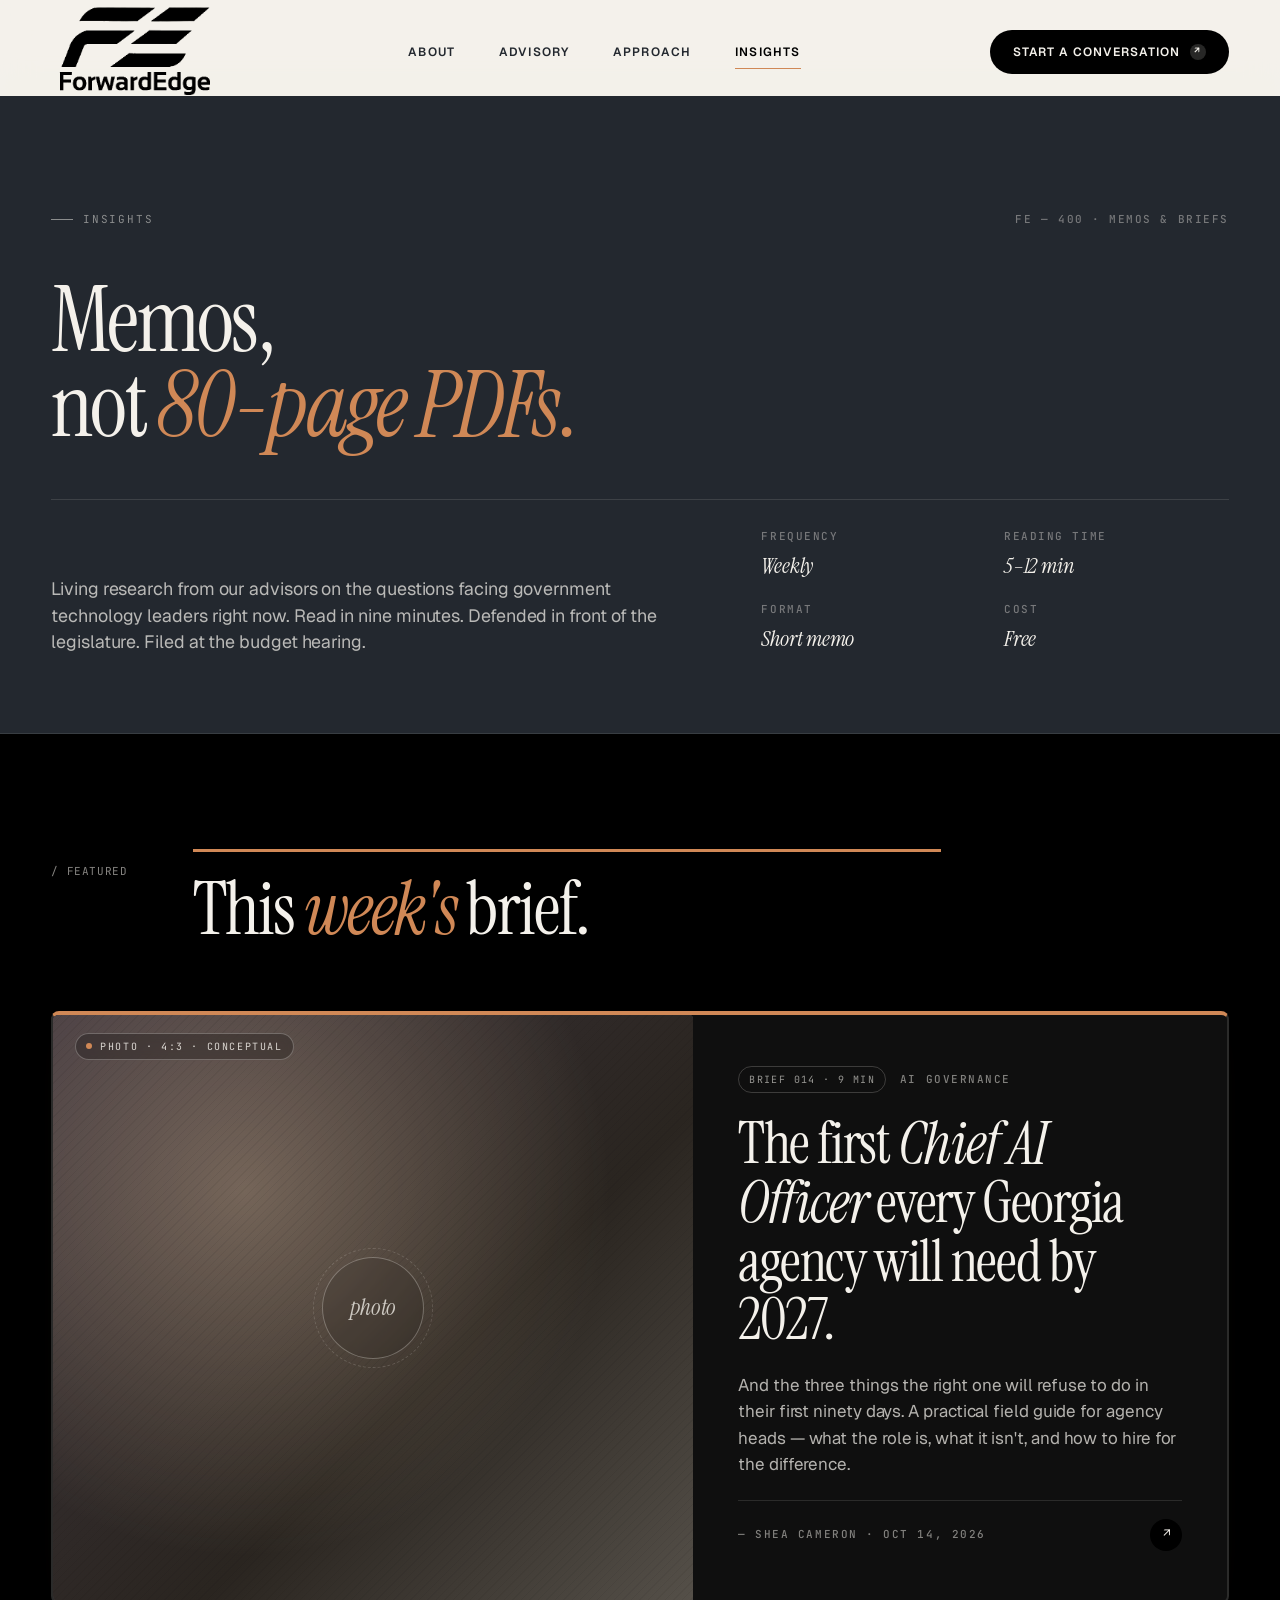
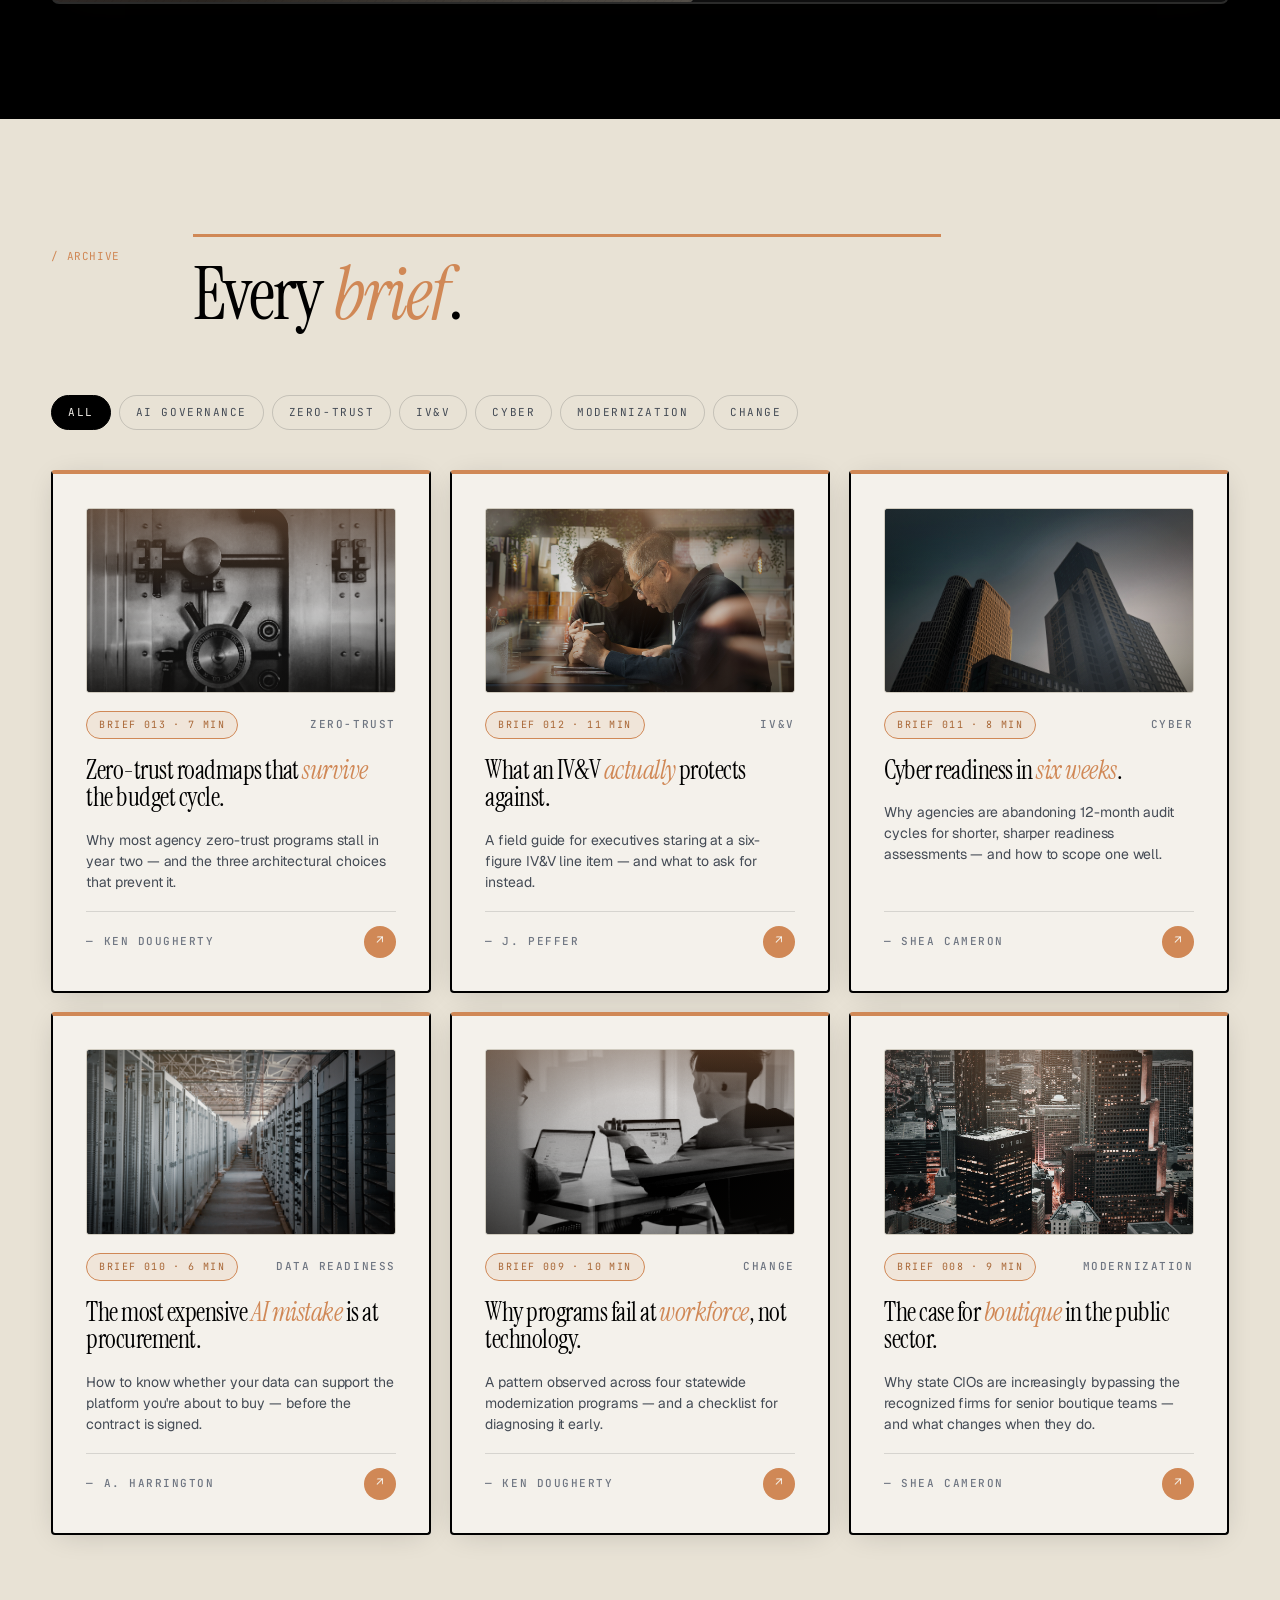
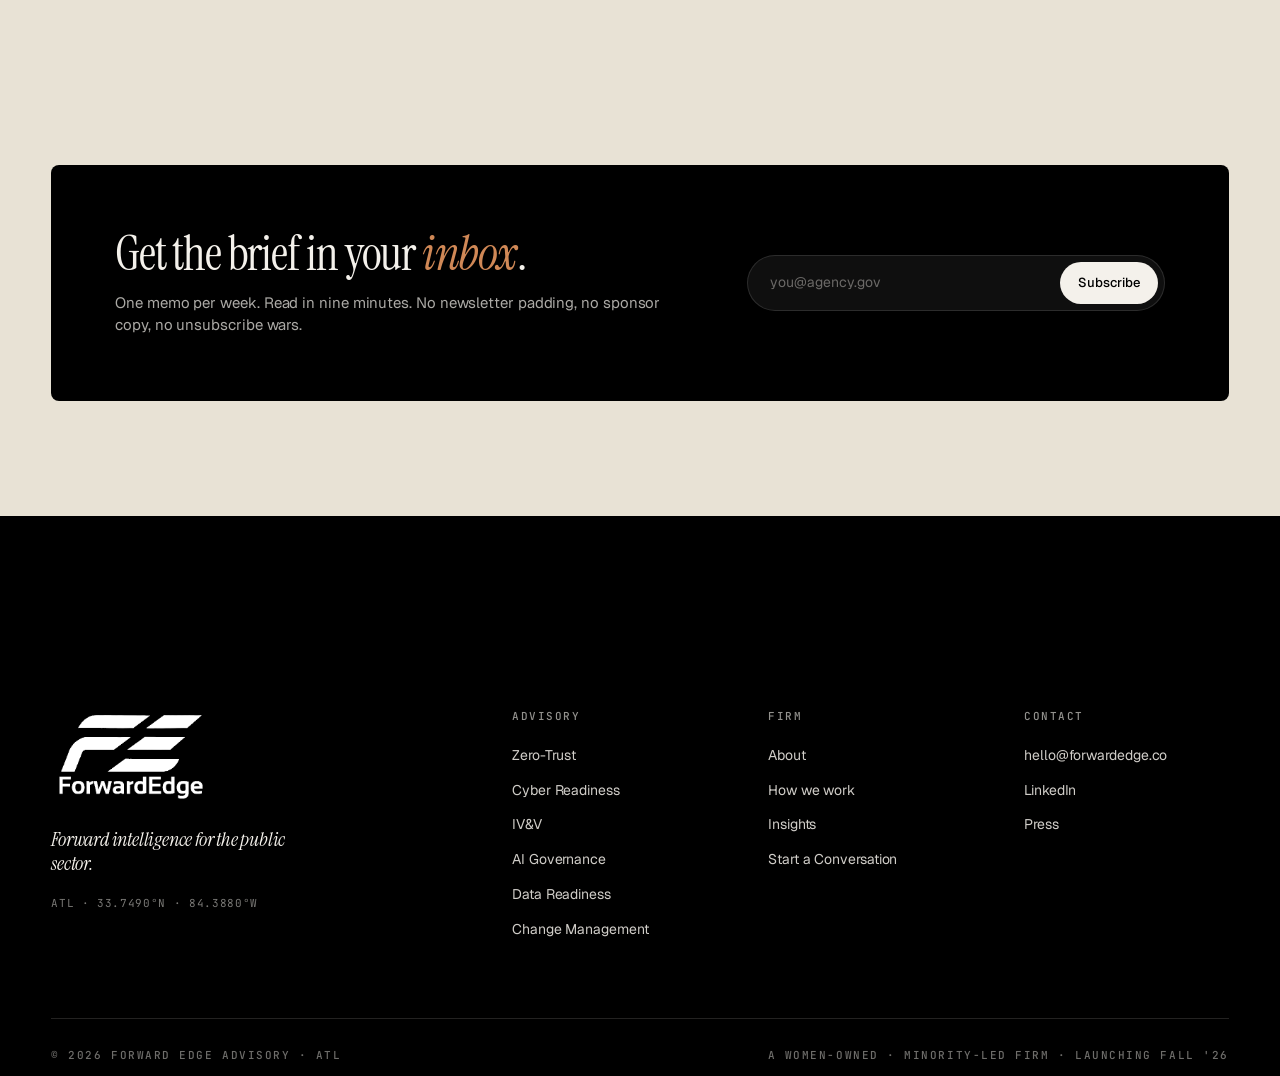
<file: insights.html>
<!doctype html>
<html lang="en">
<head>
<meta charset="utf-8" />
<meta name="viewport" content="width=device-width, initial-scale=1" />
<title>Insights · Forward Edge</title>
<link rel="icon" href="assets/fe-mark-black.png" />
<link rel="preconnect" href="https://fonts.googleapis.com" />
<link rel="preconnect" href="https://fonts.gstatic.com" crossorigin />
<link href="https://fonts.googleapis.com/css2?family=Instrument+Serif:ital@0;1&family=Geist:wght@400;500;600;700&family=JetBrains+Mono:wght@400;500;600&display=swap" rel="stylesheet" />
<link rel="stylesheet" href="styles.css" />
<style>
  .insights-filter {
    display: flex;
    gap: 8px;
    flex-wrap: wrap;
    margin-bottom: 40px;
  }
  .ifilter {
    font-family: var(--font-mono);
    font-size: 11px;
    letter-spacing: 0.14em;
    text-transform: uppercase;
    border: 1px solid rgba(35,40,47,.18);
    background: transparent;
    color: var(--color-graphite);
    padding: 8px 16px;
    border-radius: var(--r-pill);
    cursor: pointer;
    transition: all .2s;
  }
  .ifilter:hover, .ifilter.on {
    background: var(--color-black);
    color: var(--color-paper);
    border-color: var(--color-black);
  }
  .feature-memo {
    display: grid;
    grid-template-columns: 1.2fr 1fr;
    gap: 0;
    align-items: stretch;
    background: var(--color-paper);
    border-radius: var(--r-md);
    overflow: hidden;
    border: 2px solid var(--color-black);
    border-top: 4px solid var(--color-edge);
    box-shadow: 0 8px 40px -12px rgba(20,16,12,0.24);
  }
  .feature-memo .img {
    width: 100%;
    aspect-ratio: 4/3;
    position: relative;
  }
  .feature-memo .body {
    padding: clamp(32px, 4vw, 56px) clamp(28px, 3.5vw, 52px);
    display: flex;
    flex-direction: column;
    gap: 22px;
  }
  .feature-memo h2 {
    font-family: var(--font-display);
    font-weight: 400;
    font-size: clamp(36px, 4.5vw, 64px);
    line-height: 1.02;
    letter-spacing: -0.025em;
    margin: 0;
    color: var(--color-black);
  }
  .feature-memo h2 em { font-style: italic; }
  .feature-memo p {
    font-size: 17px;
    line-height: 1.55;
    color: var(--color-graphite);
    margin: 0;
    max-width: 52ch;
  }
  .feature-memo .head {
    display: flex;
    gap: 14px;
    align-items: center;
  }
  .feature-memo .pill {
    font-family: var(--font-mono);
    font-size: 10px;
    letter-spacing: 0.14em;
    text-transform: uppercase;
    border: 1px solid rgba(35,40,47,.18);
    border-radius: var(--r-pill);
    padding: 5px 10px;
    color: var(--color-graphite);
  }
  .feature-memo .foot {
    display: flex;
    justify-content: space-between;
    align-items: center;
    padding-top: 18px;
    border-top: var(--rule);
  }
  @media (max-width: 1100px) {
    .feature-memo { grid-template-columns: 1fr; }
    .feature-memo .body { padding: clamp(24px, 3vw, 40px); }
  }

  /* Subscribe block */
  .subscribe {
    background: var(--color-black);
    color: var(--color-paper);
    border-radius: var(--r-md);
    padding: clamp(40px, 5vw, 72px);
    display: grid;
    grid-template-columns: 1.4fr 1fr;
    gap: 48px;
    align-items: center;
  }
  .subscribe h3 {
    font-family: var(--font-display);
    font-size: clamp(32px, 4vw, 48px);
    font-weight: 400;
    line-height: 1.05;
    letter-spacing: -0.025em;
    margin: 0 0 12px;
    color: var(--color-paper);
  }
  .subscribe h3 em { font-style: italic; color: var(--color-edge); }
  .subscribe p { color: rgba(244,241,235,.7); font-size: 15px; line-height: 1.5; margin: 0; }
  .subscribe form {
    display: flex;
    gap: 8px;
    background: rgba(255,255,255,.06);
    padding: 6px;
    border-radius: var(--r-pill);
    border: 1px solid rgba(255,255,255,.12);
  }
  .subscribe input {
    flex: 1;
    background: transparent;
    border: 0;
    outline: 0;
    padding: 10px 16px;
    color: var(--color-paper);
    font: inherit;
    font-size: 14px;
  }
  .subscribe input::placeholder { color: rgba(244,241,235,.4); }
  .subscribe button {
    background: var(--color-paper);
    color: var(--color-black);
    border: 0;
    padding: 10px 18px;
    border-radius: var(--r-pill);
    cursor: pointer;
    font-size: 13px;
    font-weight: 500;
    transition: background .2s;
  }
  .subscribe button:hover { background: var(--color-edge); color: var(--color-paper); }
  @media (max-width: 860px) { .subscribe { grid-template-columns: 1fr; } }

  /* Dark section overrides */
  .surface-black .feature-memo {
    background: rgba(255,255,255,.06);
    border-color: rgba(244,241,235,.12);
    border-top-color: var(--color-edge);
  }
  .surface-black .feature-memo h2 { color: var(--color-paper); }
  .surface-black .feature-memo p { color: rgba(244,241,235,.72); }
  .surface-black .feature-memo .pill {
    border-color: rgba(244,241,235,.2);
    color: rgba(244,241,235,.6);
  }
  .surface-black .feature-memo .foot { border-top-color: rgba(244,241,235,.12); }
  .surface-black .feature-memo .mono { color: rgba(244,241,235,.5); }
</style>
</head>
<body>

<header class="nav">
  <div class="container nav-inner">
    <a class="nav-brand" href="index.html" aria-label="Forward Edge — home">
      <img src="assets/fe-lockup-black.png" alt="Forward Edge" />
    </a>
    <nav class="nav-links" aria-label="Primary">
      <a href="about.html">About</a>
      <a href="advisory.html">Advisory</a>
      <a href="how-we-work.html">Approach</a>
      <a href="insights.html" class="is-current">Insights</a>
    </nav>
    <div class="nav-cta">
      <span class="nav-status"><span class="dot-edge"></span>Briefing — Fall '26</span>
      <a class="btn btn-primary" href="contact.html">Start a Conversation<span class="btn-arrow">↗</span></a>
      <button class="nav-toggle" aria-label="Open menu">☰</button>
    </div>
  </div>
</header>

<section class="page-hero">
  <div class="container">
    <div class="meta">
      <span class="eyebrow">Insights</span>
      <span class="mono">FE — 400 · MEMOS &amp; BRIEFS</span>
    </div>
    <h1>Memos,<br/>not <em>80-page PDFs</em><span class="stop">.</span></h1>
    <div class="deck">
      <p>
        Living research from our advisors on the questions facing government technology
        leaders right now. Read in nine minutes. Defended in front of the legislature.
        Filed at the budget hearing.
      </p>
      <div class="side">
        <div><span class="mono">Frequency</span><span class="val">Weekly</span></div>
        <div><span class="mono">Reading time</span><span class="val">5–12 min</span></div>
        <div><span class="mono">Format</span><span class="val">Short memo</span></div>
        <div><span class="mono">Cost</span><span class="val">Free</span></div>
      </div>
    </div>
  </div>
</section>

<!-- Featured -->
<section class="section-pad surface-black">
  <div class="container">
    <div class="section-head reveal">
      <span class="num">/ FEATURED</span>
      <div>
        <h2>This <em>week's</em> brief.</h2>
      </div>
    </div>

    <div class="feature-memo reveal">
      <div class="img photo atmospheric">
        <span class="placeholder-tag">Photo · 4:3 · CONCEPTUAL</span>
      <div class="photo-mark"><div class="photo-mark-wrap"><span class="ring">photo</span></div></div></div>
      <div class="body">
        <div class="head">
          <span class="pill">BRIEF 014 · 9 MIN</span>
          <span class="mono">AI GOVERNANCE</span>
        </div>
        <h2>The first <em>Chief AI Officer</em> every Georgia agency will need by 2027.</h2>
        <p>And the three things the right one will refuse to do in their first ninety days. A practical field guide for agency heads &mdash; what the role is, what it isn't, and how to hire for the difference.</p>
        <div class="foot">
          <span class="mono">— SHEA CAMERON · OCT 14, 2026</span>
          <a class="arrow-mini" href="#" aria-label="Read brief 014">↗</a>
        </div>
      </div>
    </div>
  </div>
</section>

<!-- Filter + grid -->
<section class="section-pad surface-stone">
  <div class="container">
    <div class="section-head reveal">
      <span class="num">/ ARCHIVE</span>
      <div>
        <h2>Every <em>brief</em>.</h2>
      </div>
    </div>

    <div class="insights-filter reveal">
      <button class="ifilter on">All</button>
      <button class="ifilter">AI Governance</button>
      <button class="ifilter">Zero-Trust</button>
      <button class="ifilter">IV&amp;V</button>
      <button class="ifilter">Cyber</button>
      <button class="ifilter">Modernization</button>
      <button class="ifilter">Change</button>
    </div>

    <div class="memo-grid reveal">
      <a class="memo-card" href="#">
        <div class="imgslot"><div class="photo architectural" style="position:absolute;inset:0;border-radius:0;"><img src="assets/photos/memo-zero-trust-2.jpg" alt="" class="photo-img" /></div></div>
        <div class="head"><span class="pill">BRIEF 013 · 7 MIN</span><span class="mono">ZERO-TRUST</span></div>
        <h3>Zero-trust roadmaps that <em>survive</em> the budget cycle.</h3>
        <p class="lede">Why most agency zero-trust programs stall in year two — and the three architectural choices that prevent it.</p>
        <div class="foot"><span class="mono">— KEN DOUGHERTY</span><span class="arrow-mini">↗</span></div>
      </a>

      <a class="memo-card" href="#">
        <div class="imgslot"><div class="photo warm" style="position:absolute;inset:0;border-radius:0;"><img src="assets/photos/memo-ivv-2.jpg" alt="" class="photo-img" /></div></div>
        <div class="head"><span class="pill">BRIEF 012 · 11 MIN</span><span class="mono">IV&V</span></div>
        <h3>What an IV&amp;V <em>actually</em> protects against.</h3>
        <p class="lede">A field guide for executives staring at a six-figure IV&amp;V line item — and what to ask for instead.</p>
        <div class="foot"><span class="mono">— J. PEFFER</span><span class="arrow-mini">↗</span></div>
      </a>

      <a class="memo-card" href="#">
        <div class="imgslot"><div class="photo cool" style="position:absolute;inset:0;border-radius:0;"><img src="assets/photos/memo-cyber-2.jpg" alt="" class="photo-img" /></div></div>
        <div class="head"><span class="pill">BRIEF 011 · 8 MIN</span><span class="mono">CYBER</span></div>
        <h3>Cyber readiness in <em>six weeks</em>.</h3>
        <p class="lede">Why agencies are abandoning 12-month audit cycles for shorter, sharper readiness assessments — and how to scope one well.</p>
        <div class="foot"><span class="mono">— SHEA CAMERON</span><span class="arrow-mini">↗</span></div>
      </a>

      <a class="memo-card" href="#">
        <div class="imgslot"><div class="photo atmospheric" style="position:absolute;inset:0;border-radius:0;"><img src="assets/photos/memo-data.jpg" alt="" class="photo-img" /></div></div>
        <div class="head"><span class="pill">BRIEF 010 · 6 MIN</span><span class="mono">DATA READINESS</span></div>
        <h3>The most expensive <em>AI mistake</em> is at procurement.</h3>
        <p class="lede">How to know whether your data can support the platform you're about to buy — before the contract is signed.</p>
        <div class="foot"><span class="mono">— A. HARRINGTON</span><span class="arrow-mini">↗</span></div>
      </a>

      <a class="memo-card" href="#">
        <div class="imgslot"><div class="photo architectural" style="position:absolute;inset:0;border-radius:0;"><img src="assets/photos/memo-change.jpg" alt="" class="photo-img" /></div></div>
        <div class="head"><span class="pill">BRIEF 009 · 10 MIN</span><span class="mono">CHANGE</span></div>
        <h3>Why programs fail at <em>workforce</em>, not technology.</h3>
        <p class="lede">A pattern observed across four statewide modernization programs — and a checklist for diagnosing it early.</p>
        <div class="foot"><span class="mono">— KEN DOUGHERTY</span><span class="arrow-mini">↗</span></div>
      </a>

      <a class="memo-card" href="#">
        <div class="imgslot"><div class="photo warm" style="position:absolute;inset:0;border-radius:0;"><img src="assets/photos/memo-modernization.jpg" alt="" class="photo-img" /></div></div>
        <div class="head"><span class="pill">BRIEF 008 · 9 MIN</span><span class="mono">MODERNIZATION</span></div>
        <h3>The case for <em>boutique</em> in the public sector.</h3>
        <p class="lede">Why state CIOs are increasingly bypassing the recognized firms for senior boutique teams — and what changes when they do.</p>
        <div class="foot"><span class="mono">— SHEA CAMERON</span><span class="arrow-mini">↗</span></div>
      </a>
    </div>
  </div>
</section>

<!-- Subscribe -->
<section class="section-pad surface-stone">
  <div class="container">
    <div class="subscribe reveal">
      <div>
        <h3>Get the brief in your <em>inbox</em>.</h3>
        <p>One memo per week. Read in nine minutes. No newsletter padding, no sponsor copy, no unsubscribe wars.</p>
      </div>
      <form onsubmit="event.preventDefault(); this.querySelector('button').textContent='Subscribed ✓';">
        <input type="email" placeholder="you@agency.gov" required />
        <button type="submit">Subscribe</button>
      </form>
    </div>
  </div>
</section>

<footer class="footer">
  <div class="container">
    <div class="footer-cols">
      <div class="footer-col footer-brand">
        <img src="assets/fe-lockup-black.png" alt="Forward Edge" />
        <p>Forward intelligence for the public sector.</p>
        <div class="footer-coords">ATL · 33.7490°N · 84.3880°W</div>
      </div>
      <div class="footer-col">
        <h4>Advisory</h4>
        <ul>
          <li><a href="advisory.html#zero-trust">Zero-Trust</a></li>
          <li><a href="advisory.html#cyber">Cyber Readiness</a></li>
          <li><a href="advisory.html#ivv">IV&amp;V</a></li>
          <li><a href="advisory.html#ai-gov">AI Governance</a></li>
          <li><a href="advisory.html#data">Data Readiness</a></li>
          <li><a href="advisory.html#change">Change Management</a></li>
        </ul>
      </div>
      <div class="footer-col">
        <h4>Firm</h4>
        <ul>
          <li><a href="about.html">About</a></li>
          <li><a href="how-we-work.html">How we work</a></li>
          <li><a href="insights.html">Insights</a></li>
          <li><a href="contact.html">Start a Conversation</a></li>
        </ul>
      </div>
      <div class="footer-col">
        <h4>Contact</h4>
        <ul>
          <li><a href="mailto:hello@forwardedge.co">hello@forwardedge.co</a></li>
          <li><a href="#">LinkedIn</a></li>
          <li><a href="#">Press</a></li>
        </ul>
      </div>
    </div>
    <div class="footer-base">
      <span class="mono">© 2026 Forward Edge Advisory · ATL</span>
      <span class="mono">A WOMEN-OWNED · MINORITY-LED FIRM · LAUNCHING FALL '26</span>
    </div>
  </div>
</footer>

<script src="script.js"></script>
<script>
  // simple filter UI
  document.querySelectorAll('.ifilter').forEach(b => b.addEventListener('click', () => {
    document.querySelectorAll('.ifilter').forEach(x => x.classList.remove('on'));
    b.classList.add('on');
  }));
</script>
</body>
</html>
</file>
<file: styles.css>
/* ─────────────────────────────────────────────
   FORWARDEDGE · forwardedge.co — Site stylesheet
   v1 · May 2026
   ───────────────────────────────────────────── */

:root {
  /* Surface */
  --color-paper:    #F4F1EB;   /* dominant body bg */
  --color-stone:    #E8E2D5;   /* alt surface · rhythm break */
  --color-sand:     #D7CDB9;   /* tertiary wash */
  --color-bone:     #EEEAE0;   /* between paper & stone, hairline tint */

  /* Ink */
  --color-black:    #000000;
  --color-ink:      #23282F;
  --color-graphite: #444B55;
  --color-smoke:    #6F7682;
  --color-mist:     #B8BEC7;

  /* Accent */
  --color-edge:        #D08856;
  --color-edge-deep:   #A86635;
  --color-edge-soft:   rgba(208,136,86,0.12);

  /* Fonts */
  --font-display: "Instrument Serif", Georgia, serif;
  --font-sans:    "Geist", system-ui, -apple-system, sans-serif;
  --font-mono:    "JetBrains Mono", ui-monospace, Menlo, monospace;

  /* Radii */
  --r-sm: 4px;
  --r-md: 8px;
  --r-lg: 12px;
  --r-pill: 9999px;

  /* Shadows */
  --shadow-card:  0 1px 0 rgba(0,0,0,.03), 0 12px 28px -16px rgba(20,16,12,.16);
  --shadow-hover: 0 2px 0 rgba(0,0,0,.05), 0 28px 60px -24px rgba(20,16,12,.28);

  /* Rules */
  --rule:   1px solid rgba(35,40,47,.10);
  --rule-2: 1px solid rgba(35,40,47,.18);

  /* Layout */
  --container: 1320px;
  --gutter:    clamp(20px, 4vw, 64px);
}

* { box-sizing: border-box; }

html, body {
  margin: 0;
  padding: 0;
  background: var(--color-paper);
  color: var(--color-ink);
  font-family: var(--font-sans);
  font-feature-settings: "ss01";
  -webkit-font-smoothing: antialiased;
  -moz-osx-font-smoothing: grayscale;
  text-rendering: optimizeLegibility;
  font-size: 16px;
  line-height: 1.55;
  letter-spacing: -0.005em;
}

img { display: block; max-width: 100%; }
a { color: inherit; text-decoration: none; }
button { font: inherit; color: inherit; }
::selection { background: var(--color-edge); color: var(--color-paper); }

/* ─────────────── Utilities ─────────────── */
.container {
  max-width: var(--container);
  margin: 0 auto;
  padding: 0 var(--gutter);
}

.mono {
  font-family: var(--font-mono);
  font-size: 11px;
  letter-spacing: 0.14em;
  text-transform: uppercase;
  color: var(--color-smoke);
  font-weight: 500;
}
.serif { font-family: var(--font-display); font-weight: 400; letter-spacing: -0.01em; }
.serif-i { font-family: var(--font-display); font-style: italic; font-weight: 400; letter-spacing: -0.01em; }
.edge { color: var(--color-edge); }
.dot-edge {
  display: inline-block;
  width: 7px; height: 7px;
  border-radius: 50%;
  background: var(--color-edge);
  vertical-align: middle;
  margin-right: 8px;
  position: relative;
}
.dot-edge::before {
  content: "";
  position: absolute;
  inset: -3px;
  border-radius: 50%;
  border: 1px solid var(--color-edge);
  animation: pulseDot 2.6s ease-out infinite;
  opacity: 0;
}
@keyframes pulseDot {
  0% { transform: scale(0.85); opacity: 0.8; }
  100% { transform: scale(2.6); opacity: 0; }
}

.eyebrow {
  font-family: var(--font-mono);
  font-size: 11px;
  letter-spacing: 0.16em;
  text-transform: uppercase;
  color: var(--color-graphite);
  display: inline-flex;
  align-items: center;
  gap: 10px;
}
.eyebrow::before {
  content: "";
  width: 22px;
  height: 1px;
  background: currentColor;
}

/* ─────────────── Buttons ─────────────── */
.btn {
  display: inline-flex;
  align-items: center;
  gap: 10px;
  padding: 12px 20px;
  border-radius: var(--r-pill);
  font-size: 13px;
  font-weight: 500;
  letter-spacing: -0.005em;
  border: 1px solid transparent;
  cursor: pointer;
  transition: transform .2s, background .2s, color .2s, border-color .2s;
  white-space: nowrap;
}
.btn-primary {
  background: var(--color-black);
  color: var(--color-paper);
}
.btn-primary:hover {
  background: var(--color-edge-deep);
  transform: translateY(-1px);
}
.btn-ghost {
  background: transparent;
  color: var(--color-ink);
  border-color: rgba(35,40,47,.22);
}
.btn-ghost:hover { border-color: var(--color-black); }
.btn-arrow {
  width: 16px; height: 16px;
  display: inline-grid; place-items: center;
  font-size: 10px;
}

.invert .btn-primary { background: var(--color-paper); color: var(--color-black); }
.invert .btn-primary:hover { background: var(--color-edge); color: var(--color-paper); }
.invert .btn-ghost { color: var(--color-paper); border-color: rgba(244,241,235,.25); }
.invert .btn-ghost:hover { border-color: var(--color-paper); color: var(--color-edge); }

/* ─────────────── Nav ─────────────── */
.nav {
  position: sticky;
  top: 0;
  z-index: 80;
  background: rgba(244,241,235, 0.92);
  backdrop-filter: saturate(150%) blur(18px);
  -webkit-backdrop-filter: saturate(150%) blur(18px);
  border-bottom: 0;
  transition: background .25s ease, padding .25s ease;
}
.nav.is-scrolled {
  background: rgba(30, 33, 38, 0.97);
  box-shadow: 0 1px 0 rgba(0,0,0,0.28), 0 4px 24px -8px rgba(0,0,0,0.22);
}
.nav.is-scrolled .nav-links a { color: rgba(244,241,235,0.75); }
.nav.is-scrolled .nav-links a:hover,
.nav.is-scrolled .nav-links a.is-current { color: var(--color-paper); }
.nav.is-scrolled .nav-links a::after { background: var(--color-edge); }
.nav.is-scrolled .nav-brand img { filter: invert(1); }
.nav-inner {
  display: grid;
  grid-template-columns: auto 1fr auto;
  align-items: center;
  height: 96px;
  gap: clamp(20px, 4vw, 56px);
  transition: height .25s ease;
}
.nav.is-scrolled .nav-inner { height: 76px; }

.nav-brand {
  display: inline-flex;
  align-items: center;
  text-decoration: none;
  color: inherit;
}
.nav-brand img {
  width: 168px;
  transition: width .25s ease;
}
.nav.is-scrolled .nav-brand img { width: 140px; }
.nav-brand-tag { display: none; }

.nav-links {
  display: flex;
  justify-content: center;
  align-items: center;
  gap: clamp(28px, 3.4vw, 48px);
  list-style: none;
  margin: 0;
  padding: 0;
}
.nav-links a {
  font-family: var(--font-sans);
  font-size: 12px;
  font-weight: 600;
  letter-spacing: 0.10em;
  text-transform: uppercase;
  color: var(--color-ink);
  position: relative;
  padding: 10px 0;
  white-space: nowrap;
  transition: color .15s;
}
.nav-links a::after {
  content: "";
  position: absolute;
  left: 0; right: 0; bottom: 2px;
  height: 1.5px;
  background: var(--color-edge);
  transform: scaleX(0);
  transform-origin: left center;
  transition: transform .35s cubic-bezier(.2,.7,.2,1);
}
.nav-links a:hover { color: var(--color-black); }
.nav-links a:hover::after { transform: scaleX(1); }
.nav-links a.is-current { color: var(--color-black); }
.nav-links a.is-current::after { transform: scaleX(1); }

.nav-cta { display: flex; gap: 12px; align-items: center; }
.nav-status { display: none !important; }
.nav-cta .btn {
  padding: 12px 22px;
  font-size: 12px;
  font-weight: 600;
  letter-spacing: 0.08em;
  text-transform: uppercase;
}
.nav-cta .btn .btn-arrow {
  width: 16px; height: 16px;
  background: rgba(244,241,235,.16);
  border-radius: 50%;
  font-size: 9px;
  transition: transform .25s, background .25s;
}
.nav-cta .btn:hover .btn-arrow {
  background: rgba(244,241,235,.30);
  transform: translate(2px, -2px);
}
.nav-toggle {
  display: none;
  background: transparent;
  border: 1px solid rgba(35,40,47,.16);
  border-radius: 50%;
  cursor: pointer;
  width: 40px; height: 40px;
  font-size: 16px;
  color: var(--color-ink);
  align-items: center;
  justify-content: center;
}
@media (max-width: 860px) {
  .nav-toggle { display: inline-flex; }
}

/* ─────────────── Sections ─────────────── */
section {
  position: relative;
}
.section-pad { padding: clamp(72px, 9vw, 128px) 0; }
.section-pad-sm { padding: clamp(48px, 6vw, 96px) 0; }

.surface-paper { background: var(--color-paper); }
.surface-stone { background: var(--color-stone); }
.surface-sand  { background: var(--color-sand); }
.surface-black {
  background: var(--color-black);
  color: var(--color-paper);
}
.surface-black .mono { color: rgba(244,241,235,.55); }
.surface-black .eyebrow { color: rgba(244,241,235,.65); }
.surface-black .serif-i em { color: var(--color-edge); }
.surface-black { --rule: 1px solid rgba(244,241,235,.12); --rule-2: 1px solid rgba(244,241,235,.18); }

.section-head {
  display: grid;
  grid-template-columns: 110px 1fr;
  gap: 32px;
  align-items: start;
  margin-bottom: clamp(40px, 5vw, 72px);
}
.section-head .num {
  font-family: var(--font-mono);
  font-size: 11px;
  letter-spacing: 0.06em;
  color: var(--color-edge);
  padding-top: 14px;
}
.surface-black .section-head .num { color: rgba(244,241,235,.55); }
.section-head h2 {
  font-family: var(--font-display);
  font-weight: 400;
  font-size: clamp(48px, 5.8vw, 84px);
  line-height: 1.0;
  letter-spacing: -0.03em;
  margin: 0 0 0 0;
  max-width: 22ch;
  color: var(--color-black);
  padding-top: 20px;
  border-top: 3px solid var(--color-edge);
}
.surface-black .section-head h2 { color: var(--color-paper); }
.surface-stone .section-head h2  { border-top-color: var(--color-edge); }
.surface-black .section-head h2  { border-top-color: var(--color-edge); }
.section-head h2 em {
  font-style: italic;
  color: var(--color-edge);
}
.surface-black .section-head h2 em { color: var(--color-edge); }
.section-head .deck {
  font-size: 17px;
  line-height: 1.65;
  color: var(--color-graphite);
  margin: 28px 0 0;
  max-width: 58ch;
}
.surface-black .section-head .deck { color: rgba(244,241,235,.75); }

/* ─────────────── Position split layout ─────────────── */
.pos-split {
  display: grid;
  grid-template-columns: 1fr 1fr;
  gap: clamp(40px, 5vw, 80px);
  align-items: center;
}
.pos-text { min-width: 0; }
.pos-text .section-head { margin-bottom: 0; }
.pos-photo {
  border-radius: var(--r-md);
  overflow: hidden;
  aspect-ratio: 4/3;
  box-shadow: 0 12px 48px -16px rgba(20,16,12,0.28);
  border: 2px solid var(--color-black);
}
.pos-photo-img {
  width: 100%;
  height: 100%;
  display: block;
  object-fit: cover;
  filter: saturate(0.78) contrast(1.06) brightness(0.92) sepia(0.06);
  transition: filter 1s ease, transform 1s ease;
}
.pos-split:hover .pos-photo-img {
  filter: saturate(0.95) contrast(1.02) brightness(0.96) sepia(0.02);
  transform: scale(1.03);
}
@media (max-width: 767px) {
  .pos-split { grid-template-columns: 1fr; }
  .pos-photo { aspect-ratio: 16/9; }
}

/* ─────────────── Hero ─────────────── */
.hero {
  padding: clamp(72px, 10vw, 144px) 0 clamp(48px, 6vw, 96px);
  position: relative;
  overflow: hidden;
  background: var(--color-paper);
}
.hero-meta {
  display: flex;
  justify-content: space-between;
  align-items: center;
  margin-bottom: clamp(40px, 5vw, 72px);
  flex-wrap: wrap;
  gap: 16px;
}
.hero h1 {
  font-family: var(--font-display);
  font-weight: 400;
  font-size: clamp(56px, 8.5vw, 144px);
  line-height: 0.92;
  letter-spacing: -0.035em;
  color: var(--color-black);
  margin: 0;
  max-width: 18ch;
}
.hero h1 em { font-style: italic; }
.hero h1 .stop { color: var(--color-edge); }
.hero .rotator {
  display: inline-block;
  position: relative;
  vertical-align: top;
  height: 1em;
  overflow: hidden;
  /* width set inline by JS once strings measure */
  min-width: 7ch;
}
.hero .rotator span {
  position: absolute;
  left: 0; top: 0;
  font-style: italic;
  color: var(--color-edge);
  opacity: 0;
  transform: translateY(40%);
  transition: opacity .6s, transform .6s cubic-bezier(.2,.7,.2,1);
  white-space: nowrap;
}
.hero .rotator span.in { opacity: 1; transform: translateY(0); }
.hero .rotator span.out { opacity: 0; transform: translateY(-40%); }

.hero-row {
  display: grid;
  grid-template-columns: 1.4fr 1fr;
  gap: clamp(32px, 5vw, 96px);
  align-items: end;
  margin-top: clamp(40px, 5vw, 72px);
  padding-top: 32px;
  border-top: var(--rule);
}
.hero-deck p {
  font-size: clamp(17px, 1.5vw, 22px);
  line-height: 1.45;
  color: var(--color-graphite);
  margin: 0 0 32px;
  max-width: 48ch;
}
.hero-actions { display: flex; gap: 12px; flex-wrap: wrap; }
.hero-side {
  border-left: var(--rule-2);
  padding: 4px 0 4px 28px;
  display: flex;
  flex-direction: column;
  gap: 16px;
}
.hero-side .row {
  display: flex;
  justify-content: space-between;
  align-items: center;
}
.hero-side .now {
  font-family: var(--font-display);
  font-style: italic;
  font-size: 28px;
  letter-spacing: -0.01em;
  color: var(--color-edge);
  line-height: 1.1;
}
.hero-side .foot {
  display: flex;
  gap: 22px;
  padding-top: 16px;
  border-top: var(--rule);
}

/* Hero photo strip — 4-up portrait array under the headline */
.hero-photo-strip {
  display: grid;
  grid-template-columns: repeat(4, 1fr);
  gap: 12px;
  margin-top: clamp(48px, 6vw, 80px);
}
.hero-photo-strip .photo { border-radius: var(--r-md); }
@media (max-width: 960px) {
  .hero-photo-strip { grid-template-columns: repeat(2, 1fr); }
}

/* Hero ticker strip */
.hero-ticker {
  margin-top: clamp(40px, 5vw, 72px);
  padding: 20px 0;
  border-top: var(--rule);
  border-bottom: var(--rule);
  overflow: hidden;
  white-space: nowrap;
  background: var(--color-paper);
  position: relative;
}
.hero-ticker::before, .hero-ticker::after {
  content: "";
  position: absolute;
  top: 0; bottom: 0; width: 80px;
  z-index: 2;
  pointer-events: none;
}
.hero-ticker::before { left: 0; background: linear-gradient(90deg, var(--color-paper), transparent); }
.hero-ticker::after  { right: 0; background: linear-gradient(-90deg, var(--color-paper), transparent); }
.hero-ticker .track {
  display: inline-flex;
  gap: 48px;
  animation: scroll 50s linear infinite;
  padding-right: 48px;
}
.hero-ticker .track span {
  display: inline-flex;
  align-items: center;
  gap: 12px;
}
.hero-ticker .glyph { color: var(--color-edge); font-weight: 600; }
@keyframes scroll {
  from { transform: translateX(0); }
  to   { transform: translateX(-50%); }
}

/* ─────────────── Cinematic (dark video) Hero ─────────────── */
.hero-cinematic {
  padding: 0;
  min-height: 100vh;
  display: flex;
  flex-direction: column;
  background: #0a0c0f url('assets/photos/atl-capitol-wide.jpg') center center / cover no-repeat;
}
.hero-bg-video {
  position: absolute;
  inset: 0;
  width: 100%;
  height: 100%;
  object-fit: cover;
  z-index: 0;
}
.hero-overlay {
  position: absolute;
  inset: 0;
  background: linear-gradient(
    160deg,
    rgba(6,8,12,0.78) 0%,
    rgba(6,8,12,0.55) 50%,
    rgba(6,8,12,0.82) 100%
  );
  z-index: 1;
}
.hero-content {
  position: relative;
  z-index: 2;
  flex: 1;
  display: flex;
  flex-direction: column;
  padding: clamp(72px, 10vw, 144px) 0 clamp(48px, 6vw, 96px);
}
.hero-cinematic .hero-ticker {
  position: relative;
  z-index: 2;
  margin-top: 0;
  background: rgba(0,0,0,0.45);
  backdrop-filter: blur(8px);
  -webkit-backdrop-filter: blur(8px);
  border-top: 1px solid rgba(255,255,255,0.10);
  border-bottom: none;
}
.hero-cinematic .hero-ticker::before {
  background: linear-gradient(90deg, rgba(0,0,0,0.45), transparent);
}
.hero-cinematic .hero-ticker::after {
  background: linear-gradient(-90deg, rgba(0,0,0,0.45), transparent);
}
.hero-cinematic .hero-ticker .track span {
  color: rgba(244,241,235,0.72);
}
.hero-cinematic .hero-ticker .glyph { color: var(--color-edge); }

/* Hero text — white on video */
.hero-cinematic .hero-meta .eyebrow { color: rgba(244,241,235,0.68); }
.hero-cinematic .hero-meta .mono    { color: rgba(244,241,235,0.45); }
.hero-cinematic h1                  { color: var(--color-paper); }
.hero-cinematic .hero-row           { border-top-color: rgba(244,241,235,0.14); }
.hero-cinematic .hero-deck p        { color: rgba(244,241,235,0.78); }
.hero-cinematic .hero-side          { border-left-color: rgba(244,241,235,0.18); }
.hero-cinematic .hero-side .mono    { color: rgba(244,241,235,0.52); }
.hero-cinematic .hero-side .now     { color: var(--color-edge); }
.hero-cinematic .hero-side .foot    { border-top-color: rgba(244,241,235,0.14); }
.hero-cinematic .hero-side .foot .mono { color: rgba(244,241,235,0.52); }
.hero-cinematic .btn-primary {
  background: rgba(244,241,235,0.95);
  color: var(--color-black);
  border-color: transparent;
}
.hero-cinematic .btn-primary:hover {
  background: var(--color-edge);
  color: var(--color-paper);
}
.hero-cinematic .btn-ghost {
  color: rgba(244,241,235,0.88);
  border-color: rgba(244,241,235,0.28);
}
.hero-cinematic .btn-ghost:hover {
  border-color: rgba(244,241,235,0.7);
  color: var(--color-paper);
}

/* Transparent nav over video hero */
.has-video-hero { background: #0a0c0f; } /* dark body bg so transparent nav shows dark, not cream */
.logo-light { display: none; }
.has-video-hero .nav {
  background: transparent;
  backdrop-filter: none;
  -webkit-backdrop-filter: none;
  box-shadow: none;
  border-bottom: none;
}
.has-video-hero .nav:not(.is-scrolled) .logo-dark  { display: none; }
.has-video-hero .nav:not(.is-scrolled) .logo-light { display: block; }
.has-video-hero .nav.is-scrolled {
  background: rgba(30, 33, 38, 0.97);
  backdrop-filter: saturate(150%) blur(18px);
  -webkit-backdrop-filter: saturate(150%) blur(18px);
  box-shadow: 0 1px 0 rgba(0,0,0,0.28), 0 4px 24px -8px rgba(0,0,0,0.22);
}
.has-video-hero .nav:not(.is-scrolled) .nav-links a {
  color: rgba(244,241,235,0.82);
}
.has-video-hero .nav:not(.is-scrolled) .nav-links a:hover { color: #fff; }
.has-video-hero .nav:not(.is-scrolled) .nav-links a.is-current { color: #fff; }
.has-video-hero .nav:not(.is-scrolled) .nav-cta .btn-primary {
  background: rgba(255,255,255,0.14);
  border-color: rgba(255,255,255,0.28);
  color: #fff;
}
.has-video-hero .nav:not(.is-scrolled) .nav-cta .btn-primary:hover {
  background: var(--color-edge);
  border-color: var(--color-edge);
}

/* ─────────────── Manifesto (dark break) ─────────────── */
.manifesto {
  background: var(--color-black);
  color: var(--color-paper);
  padding: clamp(72px, 9vw, 128px) 0;
}
.manifesto-meta {
  display: flex;
  justify-content: space-between;
  align-items: center;
  margin-bottom: clamp(40px, 5vw, 72px);
  gap: 16px;
  flex-wrap: wrap;
}
.manifesto-meta .mono { color: rgba(244,241,235,.55); }
.manifesto h2 {
  font-family: var(--font-display);
  font-weight: 400;
  font-size: clamp(36px, 5.5vw, 80px);
  line-height: 1;
  letter-spacing: -0.025em;
  color: var(--color-paper);
  margin: 0;
  max-width: 26ch;
}
.manifesto h2 em { font-style: italic; color: var(--color-edge); }
.manifesto-foot {
  display: flex;
  justify-content: space-between;
  align-items: end;
  margin-top: clamp(48px, 6vw, 80px);
  padding-top: 28px;
  border-top: 1px solid rgba(244,241,235,.18);
  gap: 24px;
}
.manifesto-foot .attr { font-family: var(--font-mono); font-size: 11px; letter-spacing: 0.14em; text-transform: uppercase; color: rgba(244,241,235,.7); }
.arrow-circle {
  width: 44px; height: 44px;
  border-radius: 50%;
  background: var(--color-paper);
  color: var(--color-black);
  display: grid; place-items: center;
  font-size: 16px;
  transition: transform .25s, background .2s, color .2s;
}
.manifesto-foot a:hover .arrow-circle {
  transform: translate(2px, -2px);
  background: var(--color-edge);
  color: var(--color-paper);
}

/* ─────────────── Who We Serve ─────────────── */
.serve {
  display: grid;
  grid-template-columns: 1fr 1fr;
  gap: clamp(16px, 1.5vw, 24px);
}
.serve-card {
  background: var(--color-paper);
  border-radius: var(--r-md);
  padding: clamp(28px, 3vw, 44px);
  min-height: 380px;
  display: flex;
  flex-direction: column;
  gap: 24px;
  box-shadow: var(--shadow-card);
  position: relative;
  overflow: hidden;
  transition: transform .35s cubic-bezier(.2,.7,.2,1), box-shadow .35s;
}
.serve-card:hover {
  transform: translateY(-3px);
  box-shadow: var(--shadow-hover);
}
.serve-card .top {
  display: flex;
  justify-content: space-between;
  align-items: start;
}
.serve-card .big-num {
  font-family: var(--font-display);
  font-weight: 400;
  font-style: italic;
  font-size: clamp(64px, 7vw, 96px);
  line-height: 0.86;
  letter-spacing: -0.04em;
  color: var(--color-edge);
}
.serve-card h3 {
  font-family: var(--font-display);
  font-weight: 400;
  font-size: clamp(28px, 3vw, 44px);
  line-height: 1;
  letter-spacing: -0.025em;
  margin: 0;
  color: var(--color-black);
}
.serve-card h3 em { font-style: italic; }
.serve-card p {
  font-size: 15px;
  line-height: 1.55;
  color: var(--color-graphite);
  margin: 0;
  max-width: 46ch;
}
.serve-card ul {
  list-style: none;
  margin: 0;
  padding: 0;
  display: flex;
  flex-direction: column;
  gap: 6px;
}
.serve-card ul li {
  font-family: var(--font-mono);
  font-size: 10px;
  letter-spacing: 0.14em;
  text-transform: uppercase;
  color: var(--color-graphite);
  padding-left: 16px;
  position: relative;
}
.serve-card ul li::before {
  content: "→";
  position: absolute;
  left: 0; top: 0;
  color: var(--color-edge);
}
.serve-card .foot {
  margin-top: auto;
  padding-top: 18px;
  border-top: var(--rule);
  display: flex;
  justify-content: space-between;
  align-items: center;
}
.serve-card.has-photo { padding-top: clamp(220px, 22vw, 280px); }
.serve-card .serve-photo {
  position: absolute;
  top: 0; left: 0; right: 0;
  height: clamp(200px, 20vw, 260px);
  overflow: hidden;
  background: var(--color-graphite);
}
.serve-card .serve-photo img {
  width: 100%;
  height: 100%;
  object-fit: cover;
  transition: transform .8s cubic-bezier(.2,.7,.2,1);
  filter: saturate(0.92) brightness(0.92);
}
.serve-card.has-photo:hover .serve-photo img { transform: scale(1.04); }
.serve-card .serve-photo::after {
  content: "";
  position: absolute;
  inset: 0;
  background: linear-gradient(180deg, rgba(0,0,0,0) 50%, rgba(244,241,235,1) 100%);
  pointer-events: none;
}
.arrow-mini {
  width: 32px; height: 32px;
  border-radius: 50%;
  background: var(--color-black);
  color: var(--color-paper);
  display: grid; place-items: center;
  font-size: 12px;
  transition: transform .25s;
}
.serve-card:hover .arrow-mini { transform: translate(2px, -2px); background: var(--color-edge-deep); }

/* ─────────────── Advisory Areas (6-card grid) ─────────────── */
.advisory-grid {
  display: grid;
  grid-template-columns: repeat(3, 1fr);
  gap: 1px;
  background: rgba(35,40,47,.10);
  border-radius: var(--r-md);
  overflow: hidden;
  border: 1px solid rgba(35,40,47,.10);
}
.adv-card {
  background: var(--color-paper);
  padding: clamp(28px, 2.6vw, 40px);
  display: flex;
  flex-direction: column;
  gap: 18px;
  min-height: 280px;
  cursor: pointer;
  transition: background .25s ease;
  position: relative;
  isolation: isolate;
  overflow: hidden;
}
.adv-card.has-photo { padding-top: clamp(170px, 16vw, 220px); min-height: 380px; }
.adv-card .adv-photo {
  position: absolute;
  top: 0; left: 0; right: 0;
  height: clamp(150px, 15vw, 200px);
  overflow: hidden;
  background: var(--color-graphite);
}
.adv-card .adv-photo img {
  width: 100%;
  height: 100%;
  object-fit: cover;
  transition: transform .8s cubic-bezier(.2,.7,.2,1);
  filter: saturate(0.92) brightness(0.95);
}
.adv-card.has-photo:hover .adv-photo img { transform: scale(1.05); }
.adv-card .adv-photo::after {
  content: "";
  position: absolute;
  inset: 0;
  background: linear-gradient(180deg, rgba(0,0,0,0) 55%, var(--color-paper) 100%);
  pointer-events: none;
}
.adv-card:hover .adv-photo::after { background: linear-gradient(180deg, rgba(0,0,0,0) 55%, var(--color-stone) 100%); }
.adv-card:hover { background: var(--color-stone); border-left: 2px solid var(--color-edge); padding-left: calc(clamp(28px, 2.6vw, 40px) - 2px); }
.adv-card:hover .adv-arrow { color: var(--color-edge); transform: translate(2px, -2px); }
.adv-card .num {
  font-family: var(--font-mono);
  font-size: 11px;
  letter-spacing: 0.06em;
  color: var(--color-smoke);
}
.adv-card .ico {
  width: 36px;
  height: 36px;
  display: grid; place-items: center;
  color: var(--color-edge);
}
.adv-card h3 {
  font-family: var(--font-display);
  font-weight: 400;
  font-size: clamp(22px, 2vw, 28px);
  line-height: 1.05;
  letter-spacing: -0.015em;
  margin: 0;
  color: var(--color-black);
  max-width: 18ch;
}
.adv-card h3 em { font-style: italic; }
.adv-card p {
  font-size: 14px;
  line-height: 1.5;
  color: var(--color-graphite);
  margin: 0;
  max-width: 38ch;
}
.adv-card .adv-arrow {
  font-family: var(--font-mono);
  font-size: 12px;
  color: var(--color-graphite);
  transition: color .2s, transform .2s;
  margin-top: auto;
  align-self: end;
}

/* ─────────────── How We Work ─────────────── */
.how-grid {
  display: grid;
  grid-template-columns: repeat(4, 1fr);
  gap: 2px;
  background: var(--color-black);
  border-radius: var(--r-sm);
  overflow: hidden;
  border: 2px solid var(--color-black);
  box-shadow: 0 8px 40px -12px rgba(0,0,0,0.28);
}
.how-card {
  background: var(--color-paper);
  padding: clamp(28px, 2.6vw, 36px);
  display: flex;
  flex-direction: column;
  gap: 16px;
  min-height: 320px;
  transition: background .3s ease, color .3s ease;
  border-top: 3px solid var(--color-edge);
  position: relative;
}
/* Orange bottom rule — secondary accent */
.how-card::after {
  content: "";
  position: absolute;
  bottom: 0; left: 0; right: 0;
  height: 2px;
  background: var(--color-black);
  opacity: 0.08;
  transition: opacity .3s ease;
}
.how-card:hover {
  background: var(--color-ink);
}
.how-card:hover::after { opacity: 0; }
.how-card .num {
  font-family: var(--font-display);
  font-style: italic;
  font-size: 56px;
  line-height: 1;
  color: var(--color-edge);
  letter-spacing: -0.02em;
  transition: color .3s ease;
}
.how-card h3 {
  font-family: var(--font-display);
  font-weight: 400;
  font-size: 26px;
  line-height: 1.05;
  letter-spacing: -0.02em;
  margin: 0;
  color: var(--color-black);
  max-width: 16ch;
  transition: color .3s ease;
}
/* Italic phrases in orange */
.how-card h3 em {
  font-style: italic;
  color: var(--color-edge);
}
.how-card p {
  font-size: 14px;
  line-height: 1.55;
  color: var(--color-graphite);
  margin: 0;
  transition: color .3s ease;
}
/* Dark-flip on hover — text goes light */
.how-card:hover h3,
.how-card:hover h3 em { color: var(--color-paper); }
.how-card:hover h3 em { color: var(--color-edge); }
.how-card:hover p { color: rgba(244,241,235,.68); }
.how-card:hover .num { color: var(--color-edge); }

/* ─────────────── Insights / Memos ─────────────── */
.memo-grid {
  display: grid;
  grid-template-columns: repeat(3, 1fr);
  gap: clamp(16px, 1.5vw, 24px);
}
.memo-card {
  background: var(--color-paper);
  border-radius: var(--r-sm);
  padding: clamp(28px, 2.6vw, 36px);
  display: flex;
  flex-direction: column;
  gap: 18px;
  min-height: 380px;
  border: 2px solid var(--color-black);
  border-top: 4px solid var(--color-edge);
  box-shadow: 0 4px 28px -8px rgba(0,0,0,0.20);
  transition: transform .35s ease, box-shadow .35s ease, background .3s ease;
  position: relative;
  overflow: hidden;
}
.memo-card:hover {
  transform: translateY(-5px);
  box-shadow: 0 20px 56px -16px rgba(0,0,0,0.32);
  background: var(--color-ink);
  border-color: var(--color-black);
  border-top-color: var(--color-edge);
}
.memo-card .head {
  display: flex;
  justify-content: space-between;
  align-items: center;
}
.memo-card .pill {
  font-family: var(--font-mono);
  font-size: 10px;
  letter-spacing: 0.14em;
  text-transform: uppercase;
  border: 1px solid var(--color-edge);
  background: rgba(208,136,86,.12);
  border-radius: var(--r-pill);
  padding: 5px 12px;
  color: var(--color-edge-deep);
  transition: background .3s, color .3s;
}
.memo-card:hover .pill {
  background: var(--color-edge);
  color: var(--color-paper);
  border-color: var(--color-edge);
}
.memo-card .imgslot {
  position: relative;
  width: 100%;
  aspect-ratio: 5 / 3;
  border-radius: var(--r-sm);
  overflow: hidden;
  background: var(--color-stone);
  border: 1px solid rgba(0,0,0,0.10);
}
.memo-card h3 {
  font-family: var(--font-display);
  font-weight: 400;
  font-size: 26px;
  line-height: 1.06;
  letter-spacing: -0.02em;
  margin: 0;
  color: var(--color-black);
  transition: color .3s ease;
}
/* Orange italic accent in headline */
.memo-card h3 em {
  font-style: italic;
  color: var(--color-edge);
}
.memo-card .lede {
  font-size: 14px;
  line-height: 1.5;
  color: var(--color-graphite);
  margin: 0;
  transition: color .3s ease;
}
.memo-card .foot {
  margin-top: auto;
  padding-top: 14px;
  border-top: 1px solid rgba(0,0,0,0.12);
  display: flex;
  justify-content: space-between;
  align-items: center;
  transition: border-color .3s;
}
.memo-card .foot .mono {
  color: var(--color-smoke);
  transition: color .3s;
}
/* Arrow orange by default */
.memo-card .arrow-mini {
  background: var(--color-edge);
  color: var(--color-paper);
}
/* Dark-flip hover — text goes light */
.memo-card:hover h3 { color: var(--color-paper); }
.memo-card:hover h3 em { color: var(--color-edge); }
.memo-card:hover .lede { color: rgba(244,241,235,.65); }
.memo-card:hover .foot { border-top-color: rgba(244,241,235,.15); }
.memo-card:hover .foot .mono { color: rgba(244,241,235,.52); }
.memo-card:hover .arrow-mini { background: var(--color-edge-deep); }

/* ─────────────── Editorial photo placeholders ─────────────── */
/* Modern, abstract atmospheric placeholders — replace with editorial photos */
.photo {
  position: relative;
  overflow: hidden;
  background: var(--color-graphite);
  color: var(--color-paper);
  border-radius: var(--r-sm);
}
.photo::before {
  content: "";
  position: absolute;
  inset: 0;
  background:
    radial-gradient(ellipse at 70% 30%, rgba(255,238,220,0.18), transparent 50%),
    radial-gradient(ellipse at 20% 80%, rgba(208,136,86,0.12), transparent 55%),
    linear-gradient(135deg, #2c3138 0%, #1a1d22 50%, #444B55 100%);
  z-index: 0;
}
.photo::after {
  content: "";
  position: absolute;
  inset: 0;
  background-image: repeating-linear-gradient(135deg, rgba(0,0,0,.15) 0 1px, transparent 1px 6px);
  mix-blend-mode: overlay;
  opacity: 0.35;
  z-index: 1;
}
.photo > * { position: relative; z-index: 2; }
.photo.atmospheric::before {
  background:
    radial-gradient(circle at 30% 30%, rgba(255,220,180,0.32), transparent 60%),
    linear-gradient(135deg, #3d343b 0%, #2a2520 60%, #555049 100%);
}
.photo.architectural::before {
  background:
    linear-gradient(180deg, rgba(208,136,86,0.10), transparent 30%),
    linear-gradient(135deg, #1d2026 0%, #2c3038 100%);
}
.photo.architectural::after {
  background-image:
    repeating-linear-gradient(90deg, rgba(244,241,235,.06) 0 1px, transparent 1px 64px),
    repeating-linear-gradient(0deg, rgba(244,241,235,.06) 0 1px, transparent 1px 96px);
  opacity: 1;
  mix-blend-mode: normal;
}
.photo.warm::before {
  background:
    radial-gradient(ellipse at 50% 0%, rgba(208,136,86,0.30), transparent 65%),
    linear-gradient(135deg, #B89B7C 0%, #6F5C49 60%, #3a3128 100%);
}
.photo.cool::before {
  background:
    radial-gradient(circle at 70% 70%, rgba(184,190,199,0.25), transparent 60%),
    linear-gradient(135deg, #2a3340 0%, #3a4150 60%, #545b67 100%);
}
.photo .caption {
  position: absolute;
  bottom: 22px;
  left: 24px;
  right: 24px;
  display: flex;
  justify-content: space-between;
  align-items: end;
  gap: 16px;
  font-family: var(--font-display);
  font-style: italic;
  font-size: clamp(18px, 1.4vw, 22px);
  line-height: 1.15;
  letter-spacing: -0.01em;
  color: var(--color-paper);
}
.photo .photo-img {
  position: absolute;
  inset: 0;
  width: 100%;
  height: 100%;
  object-fit: cover;
  z-index: 0;
  transition: transform 1.2s cubic-bezier(.2,.7,.2,1), filter 1.2s ease;
}
/* Soft / modernized treatment — subtle motion only, no blur.
   Photo holds full clarity; slow scale + drift adds life. */
.photo.is-soft .photo-img {
  filter: saturate(0.96);
  transform: scale(1.04);
}
.photo.is-soft:hover .photo-img {
  filter: saturate(1);
  transform: scale(1.0);
}
/* Soft photos get a subtle warm color wash on top for editorial mood */
.photo.is-soft::before {
  content: "";
  position: absolute;
  inset: 0;
  background: linear-gradient(
    135deg,
    rgba(208,136,86,0.06) 0%,
    rgba(35,40,47,0.18) 100%
  );
  z-index: 1;
  pointer-events: none;
}
/* Subtle slow-pan animation for soft photos */
@keyframes softDrift {
  0%   { transform: scale(1.04) translate(0, 0); }
  50%  { transform: scale(1.05) translate(-0.5%, -0.3%); }
  100% { transform: scale(1.04) translate(0, 0); }
}
.photo.is-soft .photo-img {
  animation: softDrift 14s ease-in-out infinite;
}
.photo.is-soft:hover .photo-img { animation-play-state: paused; }
/* ─────────────── On-load hero animations (BCG-style) ─────────────── */
@keyframes feFadeUp {
  from { opacity: 0; transform: translateY(28px); }
  to   { opacity: 1; transform: translateY(0); }
}
@keyframes feFadeIn {
  from { opacity: 0; }
  to   { opacity: 1; }
}
@keyframes feNavDrop {
  from { transform: translateY(-100%); }
  to   { transform: translateY(0); }
}
@keyframes feLineSlide {
  from { transform: scaleX(0); transform-origin: left center; }
  to   { transform: scaleX(1); transform-origin: left center; }
}

/* Apply staggered intro to the hero block on load */
.hero .hero-meta { animation: feFadeIn .8s ease .1s backwards; }
.hero h1 > * { display: inline-block; animation: feFadeUp .8s cubic-bezier(.2,.7,.2,1) backwards; }
.hero h1 > *:nth-child(1) { animation-delay: .25s; }
.hero h1 > *:nth-child(2) { animation-delay: .35s; }
.hero h1 > *:nth-child(3) { animation-delay: .45s; }
.hero h1 > *:nth-child(4) { animation-delay: .55s; }
.hero-photo-strip .photo { animation: feFadeUp .9s cubic-bezier(.2,.7,.2,1) backwards; }
.hero-photo-strip .photo:nth-child(1) { animation-delay: .55s; }
.hero-photo-strip .photo:nth-child(2) { animation-delay: .65s; }
.hero-photo-strip .photo:nth-child(3) { animation-delay: .75s; }
.hero-photo-strip .photo:nth-child(4) { animation-delay: .85s; }
.hero-row { animation: feFadeUp .9s cubic-bezier(.2,.7,.2,1) .95s backwards; }
.hero-ticker { animation: feFadeIn 1s ease 1.1s backwards; }
.nav { animation: feNavDrop .55s cubic-bezier(.2,.7,.2,1) .05s backwards; }

/* Scroll-driven section-label slide (re-enable .reveal) */
.section-head .num.is-in {
  animation: feFadeUp .7s cubic-bezier(.2,.7,.2,1) backwards;
}

/* Count-up stats — JS adds .is-counting then sets the number directly */
.fe-stat-num { display: inline-block; min-width: 1ch; }

/* Stats band rule grow-in */
.stats-rule {
  display: block;
  height: 1px;
  background: rgba(244,241,235,.15);
  transform: scaleX(0);
  transform-origin: left center;
}
.stats-rule.is-in {
  animation: feLineSlide .9s cubic-bezier(.2,.7,.2,1) forwards;
}

@media (prefers-reduced-motion: reduce) {
  .hero .hero-meta,
  .hero h1 > *,
  .hero-photo-strip .photo,
  .hero-row,
  .hero-ticker,
  .nav,
  .section-head .num.is-in,
  .stats-rule.is-in { animation: none !important; }
  .stats-rule { transform: none !important; }
}
/* Default behaviour: <em> in headlines defaults to italic; in page hero h1, Edge orange. */
.page-hero h1 em { color: var(--color-edge); }
.hero h1 em { color: var(--color-edge); }
.text-edge, .h-edge { color: var(--color-edge); }
.photo .placeholder-tag {
  position: absolute;
  top: 18px;
  left: 22px;
  font-family: var(--font-mono);
  font-size: 10px;
  letter-spacing: 0.16em;
  text-transform: uppercase;
  color: rgba(244,241,235,.85);
  padding: 5px 10px;
  border: 1px solid rgba(244,241,235,.28);
  border-radius: var(--r-pill);
  z-index: 3;
  display: inline-flex;
  align-items: center;
  gap: 8px;
  background: rgba(0,0,0,.25);
  backdrop-filter: blur(4px);
}
.photo .placeholder-tag::before {
  content: "";
  display: inline-block;
  width: 6px; height: 6px;
  border-radius: 50%;
  background: var(--color-edge);
}
/* When a real photo is loaded, hide all placeholder chrome */
.photo:has(.photo-img)::before,
.photo:has(.photo-img)::after { display: none; }
.photo:has(.photo-img) .photo-mark { display: none; }
.photo:has(.photo-img) .placeholder-tag { display: none; }
.photo .photo-mark {
  position: absolute;
  inset: 0;
  display: grid;
  place-items: center;
  z-index: 2;
  pointer-events: none;
}
.photo .photo-mark .ring {
  width: clamp(72px, 8vw, 120px);
  height: clamp(72px, 8vw, 120px);
  border-radius: 50%;
  border: 1px solid rgba(244,241,235,.30);
  display: grid;
  place-items: center;
  font-family: var(--font-display);
  font-style: italic;
  font-size: clamp(18px, 1.8vw, 28px);
  color: rgba(244,241,235,.78);
  letter-spacing: -0.01em;
  background: rgba(0,0,0,.10);
  backdrop-filter: blur(2px);
}
.photo .photo-mark .ring::after {
  content: "";
  position: absolute;
  inset: -10px;
  border-radius: 50%;
  border: 1px dashed rgba(244,241,235,.16);
  pointer-events: none;
}
.photo .photo-mark .sub {
  margin-top: 12px;
  font-family: var(--font-mono);
  font-size: 10px;
  letter-spacing: 0.18em;
  text-transform: uppercase;
  color: rgba(244,241,235,.55);
  text-align: center;
  max-width: 28ch;
  line-height: 1.5;
}
.photo .photo-mark-wrap {
  display: flex;
  flex-direction: column;
  align-items: center;
}

/* ─────────────── Footer ─────────────── */
.footer {
  background: var(--color-black);
  color: var(--color-paper);
  padding: clamp(72px, 9vw, 128px) 0 32px;
  position: relative;
  --rule: 1px solid rgba(244,241,235,.14);
}
.footer-cta {
  display: grid;
  grid-template-columns: 1.4fr 1fr;
  gap: clamp(32px, 5vw, 96px);
  align-items: end;
  padding-bottom: clamp(48px, 6vw, 96px);
  border-bottom: var(--rule);
}
.footer-cta h2 {
  font-family: var(--font-display);
  font-weight: 400;
  font-size: clamp(48px, 6.5vw, 96px);
  line-height: 0.96;
  letter-spacing: -0.03em;
  margin: 0;
  color: var(--color-paper);
  max-width: 16ch;
}
.footer-cta h2 em { font-style: italic; color: var(--color-edge); }
.footer-cta .side { display: flex; flex-direction: column; gap: 16px; align-items: flex-end; }
.footer-cta .side p {
  font-size: 16px;
  line-height: 1.5;
  color: rgba(244,241,235,.7);
  margin: 0;
  text-align: right;
  max-width: 36ch;
}
.footer-cols {
  display: grid;
  grid-template-columns: 2fr 1fr 1fr 1fr;
  gap: clamp(24px, 4vw, 64px);
  padding: clamp(48px, 6vw, 80px) 0;
}
.footer-col h4 {
  font-family: var(--font-mono);
  font-size: 11px;
  letter-spacing: 0.14em;
  text-transform: uppercase;
  color: rgba(244,241,235,.6);
  font-weight: 500;
  margin: 0 0 18px;
}
.footer-col ul {
  list-style: none;
  margin: 0;
  padding: 0;
  display: flex;
  flex-direction: column;
  gap: 10px;
}
.footer-col ul a {
  color: rgba(244,241,235,.85);
  font-size: 14px;
  transition: color .2s;
}
.footer-col ul a:hover { color: var(--color-edge); }
.footer-brand img { width: 160px; filter: brightness(0) invert(1); margin-bottom: 18px; }
.footer-brand p { font-family: var(--font-display); font-style: italic; font-size: 20px; letter-spacing: -0.01em; color: var(--color-paper); line-height: 1.2; max-width: 26ch; }
.footer-coords { color: rgba(244,241,235,.5); font-family: var(--font-mono); font-size: 11px; letter-spacing: 0.06em; margin-top: 12px; }

.footer-base {
  border-top: var(--rule);
  padding-top: 28px;
  display: flex;
  justify-content: space-between;
  flex-wrap: wrap;
  gap: 16px;
}
.footer-base .mono { color: rgba(244,241,235,.45); }

/* ─────────────── Page header (sub-page hero) ─────────────── */
.page-hero {
  padding: clamp(72px, 9vw, 144px) 0 clamp(48px, 6vw, 96px);
  border-bottom: 1px solid rgba(244,241,235,.1);
  background: var(--color-ink);
}
.page-hero .meta {
  display: flex;
  justify-content: space-between;
  align-items: center;
  margin-bottom: clamp(32px, 4vw, 64px);
  flex-wrap: wrap;
  gap: 16px;
}
.page-hero .eyebrow { color: rgba(244,241,235,.5); }
.page-hero .mono    { color: rgba(244,241,235,.4); }
.page-hero h1 {
  font-family: var(--font-display);
  font-weight: 400;
  font-size: clamp(48px, 7vw, 112px);
  line-height: 0.94;
  letter-spacing: -0.03em;
  margin: 0;
  color: var(--color-paper);
  max-width: 22ch;
}
.page-hero h1 em { font-style: italic; color: var(--color-edge); }
.page-hero h1 .stop { color: var(--color-edge); }
.page-hero .deck {
  display: grid;
  grid-template-columns: 1.4fr 1fr;
  gap: 56px;
  align-items: end;
  margin-top: clamp(32px, 4vw, 56px);
  padding-top: 28px;
  border-top: 1px solid rgba(244,241,235,.12);
}
.page-hero .deck p {
  font-size: clamp(17px, 1.4vw, 19px);
  line-height: 1.5;
  color: rgba(244,241,235,.72);
  margin: 0;
  max-width: 58ch;
}
.page-hero .deck .side {
  display: grid;
  grid-template-columns: 1fr 1fr;
  gap: 18px;
}
.page-hero .deck .side > div { display: flex; flex-direction: column; gap: 4px; }
.page-hero .deck .side .mono { color: rgba(244,241,235,.4); }
.page-hero .deck .side .val {
  font-family: var(--font-display);
  font-style: italic;
  font-size: 22px;
  letter-spacing: -0.01em;
  color: var(--color-paper);
}

/* ─────────────── Reveal (no-op) ─────────────── */
/* The .reveal class is kept in markup for future use, but renders content
   immediately. The on-scroll fade was too fragile across browsers and
   screenshot tools; content visibility is more important than the animation. */
.reveal { /* no-op */ }

/* ─────────────── Responsive ─────────────── */
@media (max-width: 1100px) {
  .advisory-grid { grid-template-columns: repeat(2, 1fr); }
  .how-grid { grid-template-columns: repeat(2, 1fr); }
  .memo-grid { grid-template-columns: repeat(2, 1fr); }
  .footer-cols { grid-template-columns: 1fr 1fr; }
}
  @media (max-width: 860px) {
  .nav-links, .nav-status { display: none; }
  .nav-toggle { display: inline-grid; place-items: center; }
  .hero-row { grid-template-columns: 1fr; }
  .hero-side { border-left: 0; border-top: var(--rule-2); padding: 24px 0 0; }
  .serve { grid-template-columns: 1fr; }
  .advisory-grid, .how-grid, .memo-grid { grid-template-columns: 1fr; }
  .footer-cta { grid-template-columns: 1fr; }
  .footer-cta .side { align-items: flex-start; }
  .footer-cta .side p { text-align: left; }
  .footer-cols { grid-template-columns: 1fr; }
  .section-head { grid-template-columns: 1fr; gap: 12px; }
  .page-hero .deck { grid-template-columns: 1fr; }
  .page-hero .deck .side { grid-template-columns: 1fr 1fr; }
}

/* ─────────────── Form (contact) ─────────────── */
.form {
  background: var(--color-paper);
  border-radius: var(--r-md);
  padding: clamp(32px, 4vw, 56px);
  border: 2px solid var(--color-black);
  border-top: 4px solid var(--color-edge);
  box-shadow: 0 8px 40px -12px rgba(20,16,12,0.18);
}
.field {
  display: flex;
  flex-direction: column;
  gap: 8px;
  margin-bottom: 22px;
}
.field label {
  font-family: var(--font-mono);
  font-size: 11px;
  letter-spacing: 0.14em;
  text-transform: uppercase;
  color: var(--color-graphite);
}
.field input, .field select, .field textarea {
  font: inherit;
  font-size: 16px;
  border: 1px solid rgba(35,40,47,.18);
  background: transparent;
  border-radius: var(--r-sm);
  padding: 14px 16px;
  color: var(--color-ink);
  outline: 0;
  transition: border-color .15s, background .15s, box-shadow .15s;
}
.field textarea { min-height: 140px; resize: vertical; font-family: inherit; }
.field input:focus, .field select:focus, .field textarea:focus {
  border-color: var(--color-edge);
  background: var(--color-bone);
  box-shadow: 0 0 0 3px rgba(208,136,86,0.18);
}
.field input::placeholder, .field textarea::placeholder { color: var(--color-mist); }
.field-row {
  display: grid;
  grid-template-columns: 1fr 1fr;
  gap: 22px;
}
@media (max-width: 640px) { .field-row { grid-template-columns: 1fr; } }

.form-foot {
  display: flex;
  justify-content: space-between;
  align-items: center;
  gap: 16px;
  flex-wrap: wrap;
  margin-top: 12px;
}

/* ─────────────── Misc ─────────────── */
.divider {
  height: 1px;
  background: rgba(35,40,47,.10);
  margin: clamp(48px, 6vw, 96px) 0;
}

/* Two-column content for pages */
.cols-2 {
  display: grid;
  grid-template-columns: 1fr 1fr;
  gap: clamp(24px, 4vw, 80px);
  align-items: start;
}
@media (max-width: 860px) { .cols-2 { grid-template-columns: 1fr; } }

.prose {
  border-left: 3px solid var(--color-edge);
  padding-left: clamp(20px, 2.4vw, 32px);
}
.prose p {
  font-size: 17px;
  line-height: 1.65;
  color: var(--color-graphite);
  margin: 0 0 18px;
}
.prose p:last-child { margin-bottom: 0; }
.prose p .serif-i { color: var(--color-ink); }

.team {
  display: grid;
  grid-template-columns: repeat(4, 1fr);
  gap: clamp(16px, 2vw, 28px);
}
.team-card {
  background: var(--color-paper);
  border-radius: var(--r-md);
  overflow: hidden;
  border: 2px solid var(--color-black);
  border-top: 4px solid var(--color-edge);
  box-shadow: 0 4px 28px -8px rgba(20,16,12,0.18);
  transition: transform .35s, box-shadow .35s, background .3s;
}
.team-card:hover {
  transform: translateY(-4px);
  background: var(--color-ink);
  box-shadow: 0 16px 48px -12px rgba(20,16,12,0.32);
}
.team-card:hover .name { color: var(--color-paper); }
.team-card:hover .role  { color: var(--color-edge); }
.team-card:hover .team-info p { color: rgba(244,241,235,.65); }
.team-photo {
  width: 100%;
  aspect-ratio: 4 / 5;
  position: relative;
  overflow: hidden;
}
.team-info {
  padding: 22px 24px 24px;
}
.team-info .name {
  font-family: var(--font-display);
  font-size: 26px;
  font-weight: 400;
  letter-spacing: -0.015em;
  line-height: 1.05;
  color: var(--color-black);
  margin: 0 0 4px;
}
.team-info .role {
  font-family: var(--font-mono);
  font-size: 10px;
  letter-spacing: 0.14em;
  text-transform: uppercase;
  color: var(--color-smoke);
  margin: 0 0 10px;
}
.team-info p { font-size: 13px; line-height: 1.5; color: var(--color-graphite); margin: 0; }
@media (max-width: 1100px) { .team { grid-template-columns: repeat(2, 1fr); } }
@media (max-width: 560px) { .team { grid-template-columns: 1fr; } }

/* Inline insight grid for sub-pages */
.insights-list {
  display: grid;
  grid-template-columns: repeat(2, 1fr);
  gap: clamp(16px, 2vw, 32px);
}
@media (max-width: 860px) { .insights-list { grid-template-columns: 1fr; } }

/* Step list */
.steps {
  display: flex;
  flex-direction: column;
  gap: 0;
  border: 2px solid var(--color-black);
  border-radius: var(--r-md);
  overflow: hidden;
}
.steps .step {
  display: grid;
  grid-template-columns: 100px 1fr 1fr;
  gap: clamp(20px, 3vw, 56px);
  align-items: start;
  padding: clamp(28px, 3.5vw, 48px) clamp(24px, 3vw, 48px);
  border-top: 1px solid rgba(35,40,47,.12);
  background: var(--color-paper);
  border-left: 4px solid transparent;
  transition: background .25s, border-left-color .25s;
}
.steps .step:first-child { border-top: 0; }
.steps .step:hover {
  background: var(--color-stone);
  border-left-color: var(--color-edge);
}
.steps .step .num {
  font-family: var(--font-display);
  font-style: italic;
  font-size: 64px;
  letter-spacing: -0.02em;
  line-height: 1;
  color: var(--color-edge);
}
.steps .step h3 {
  font-family: var(--font-display);
  font-weight: 400;
  font-size: clamp(26px, 2.8vw, 38px);
  line-height: 1.02;
  letter-spacing: -0.025em;
  margin: 0;
  color: var(--color-black);
  max-width: 18ch;
}
.steps .step h3 em { font-style: italic; color: var(--color-edge); }
.steps .step p { font-size: 16px; line-height: 1.6; color: var(--color-graphite); margin: 0; max-width: 44ch; }
@media (max-width: 860px) {
  .steps .step { grid-template-columns: 1fr; gap: 8px; padding: 24px 20px; }
  .steps .step .num { font-size: 40px; }
}

/* Page-end small CTA */
.end-cta {
  padding: clamp(48px, 6vw, 96px) 0;
}
.end-cta .row {
  display: flex;
  justify-content: space-between;
  align-items: center;
  gap: 28px;
  flex-wrap: wrap;
  background: var(--color-ink);
  border: 2px solid var(--color-black);
  border-left: 6px solid var(--color-edge);
  border-radius: var(--r-md);
  padding: clamp(32px, 4vw, 52px) clamp(28px, 4vw, 56px);
  box-shadow: 0 8px 40px -12px rgba(20,16,12,0.28);
}
.end-cta h3 {
  font-family: var(--font-display);
  font-weight: 400;
  font-size: clamp(28px, 3.8vw, 48px);
  line-height: 1.05;
  letter-spacing: -0.025em;
  margin: 0;
  color: var(--color-paper);
  max-width: 22ch;
}
.end-cta h3 em { font-style: italic; color: var(--color-edge); }


/* Insights topic clusters */
.cluster { margin-bottom: clamp(48px, 6vw, 96px); }
.cluster:last-child { margin-bottom: 0; }
.cluster-head {
  display: grid;
  grid-template-columns: 110px 1fr;
  gap: 32px;
  align-items: start;
  margin-bottom: clamp(28px, 3vw, 44px);
  padding-top: clamp(28px, 3vw, 44px);
  border-top: 1px solid rgba(35,40,47,.18);
}
.cluster-head .num {
  font-family: var(--font-mono);
  font-size: 11px;
  letter-spacing: 0.10em;
  color: var(--color-edge);
  padding-top: 10px;
}
.cluster-head h3 {
  font-family: var(--font-display);
  font-weight: 400;
  font-size: clamp(32px, 4vw, 52px);
  line-height: 1;
  letter-spacing: -0.025em;
  margin: 0;
  color: var(--color-black);
}
.cluster-head h3 em { font-style: italic; }
.cluster-head p {
  grid-column: 2;
  font-size: 15px;
  line-height: 1.55;
  color: var(--color-graphite);
  margin: 18px 0 0;
  max-width: 60ch;
}
@media (max-width: 860px) {
  .cluster-head { grid-template-columns: 1fr; gap: 12px; }
  .cluster-head p { grid-column: 1; }
}


.hero { position: relative; overflow: hidden; }
/* When hero has video, push hero up under transparent nav for full bleed */
.hero { padding-top: clamp(72px, 10vw, 144px) !important; }
.hero-video-bg {
  position: absolute;
  inset: 0;
  z-index: 0;
  overflow: hidden;
  background: var(--color-black);
}
.hero-video-bg video {
  width: 100%;
  height: 100%;
  object-fit: cover;
  filter: saturate(0.9) brightness(1.05);
}
/* Paper-tinted overlay to keep dark text readable on the video */
.hero-video-overlay {
  position: absolute;
  inset: 0;
  pointer-events: none;
  background:
    linear-gradient(180deg, rgba(244,241,235,0.85) 0%, rgba(244,241,235,0.55) 45%, rgba(244,241,235,0.92) 100%),
    linear-gradient(90deg, rgba(244,241,235,0.40) 0%, rgba(244,241,235,0.15) 50%, rgba(244,241,235,0.40) 100%);
}
.hero-video-overlay { display: block; }
.hero .container { position: relative; z-index: 1; }
.hero h1 { mix-blend-mode: normal; }
@media (prefers-reduced-motion: reduce) {
  .hero-video-bg video { display: none; }
}
@media (max-width: 768px) {
  /* Don't ship 17MB on cellular — hide video, fall back to paper bg */
  .hero-video-bg { display: none; }
}

/* ═══════════════════════════════════════════════════════════════
   PHOTO ENHANCEMENTS — JS-injected overlays + editorial filters
   .fe-grade divs are appended by script.js into every .photo
   that contains a .photo-img, bypassing ::before/:after conflicts
   ═══════════════════════════════════════════════════════════════ */

/* ── Slow-breath zoom ── */
@keyframes imgBreath {
  0%   { transform: scale(1.0); }
  50%  { transform: scale(1.05); }
  100% { transform: scale(1.0); }
}

/* ── fe-grade: base overlay layer ── */
.fe-grade {
  position: absolute;
  inset: 0;
  pointer-events: none;
}
/* Vignette layer: darkens corners/edges */
.fe-vignette {
  z-index: 2;
  background: radial-gradient(ellipse at 50% 50%, transparent 38%, rgba(12,10,8,0.55) 100%);
}
/* Color layer: per-type warm/cool wash sits above vignette */
.fe-color {
  z-index: 3;
  background: transparent; /* overridden per type below */
}

/* ── Per-type color grades ── */
.photo.architectural .fe-color {
  background: linear-gradient(180deg, rgba(208,136,86,0.34) 0%, rgba(208,136,86,0.06) 45%, transparent 68%);
  mix-blend-mode: screen;
}
.photo.atmospheric .fe-color {
  background: radial-gradient(circle at 28% 22%, rgba(255,218,160,0.26) 0%, transparent 55%);
  mix-blend-mode: screen;
}
.photo.warm .fe-color {
  background:
    radial-gradient(ellipse at 50% 0%, rgba(208,136,86,0.42) 0%, transparent 55%),
    linear-gradient(180deg, rgba(208,136,86,0.12) 0%, transparent 45%);
  mix-blend-mode: screen;
}
.photo.cool .fe-color {
  background:
    radial-gradient(circle at 72% 68%, rgba(174,198,220,0.30) 0%, transparent 50%),
    linear-gradient(180deg, rgba(140,170,200,0.14) 0%, transparent 40%);
  mix-blend-mode: screen;
}
/* Stronger vignette + top/bottom burn for is-soft wide editorial shots */
.photo.is-soft .fe-vignette {
  background:
    linear-gradient(to bottom, rgba(12,10,8,0.32) 0%, transparent 28%, transparent 68%, rgba(12,10,8,0.40) 100%),
    radial-gradient(ellipse at 50% 50%, transparent 40%, rgba(12,10,8,0.48) 100%);
}

/* Captions always above overlays */
.photo .caption { position: relative; z-index: 5; }

/* ── Base film grade for all typed photo images ── */
.photo.architectural .photo-img {
  filter: contrast(1.10) brightness(0.90);
  animation: imgBreath 18s ease-in-out infinite;
  transition: filter 1.0s ease;
}
.photo.atmospheric .photo-img {
  filter: saturate(0.72) contrast(1.08) brightness(0.90);
  animation: imgBreath 20s ease-in-out infinite;
  transition: filter 1.0s ease;
}
.photo.warm .photo-img {
  filter: saturate(0.82) contrast(1.06) brightness(0.92);
  animation: imgBreath 18s ease-in-out infinite;
  transition: filter 1.0s ease;
}
.photo.cool .photo-img {
  filter: saturate(0.78) contrast(1.06) brightness(0.92);
  animation: imgBreath 22s ease-in-out infinite;
  transition: filter 1.0s ease;
}

/* ── Wide editorial photos (is-soft): L/R mask fade + film grade ── */
.photo.is-soft .photo-img {
  -webkit-mask-image: linear-gradient(to right, transparent 0%, black 6%, black 94%, transparent 100%);
  mask-image: linear-gradient(to right, transparent 0%, black 6%, black 94%, transparent 100%);
  filter: saturate(0.68) contrast(1.12) brightness(0.88);
  animation: softDrift 14s ease-in-out infinite;
  transition: filter 1.0s ease;
}
.photo.is-soft:hover .photo-img {
  filter: saturate(0.82) contrast(1.06) brightness(0.94);
  animation-play-state: paused;
}

/* ── Advisory card photos: desaturate → full color on hover ── */
.adv-card .adv-photo img {
  filter: grayscale(0.42) contrast(1.08) brightness(0.92) sepia(0.12);
  transition: filter .95s ease, transform .8s cubic-bezier(.2,.7,.2,1);
}
.adv-card.has-photo:hover .adv-photo img {
  filter: grayscale(0) contrast(1) brightness(1) sepia(0);
  transform: scale(1.05);
}
.adv-card .adv-photo::before {
  content: "";
  position: absolute;
  inset: 0;
  z-index: 1;
  background: linear-gradient(180deg, rgba(208,136,86,0.16) 0%, rgba(20,16,12,0.22) 100%);
  mix-blend-mode: multiply;
  pointer-events: none;
  transition: opacity .7s ease;
}
.adv-card:hover .adv-photo::before { opacity: 0; }
.adv-card .adv-photo::after {
  background: linear-gradient(180deg, transparent 32%, var(--color-paper) 100%);
}
.adv-card:hover .adv-photo::after {
  background: linear-gradient(180deg, transparent 32%, var(--color-stone) 100%);
}

/* ── Serve card photos: same editorial reveal ── */
.serve-card .serve-photo img {
  filter: grayscale(0.38) contrast(1.06) brightness(0.92) sepia(0.10);
  transition: filter .95s ease, transform .8s cubic-bezier(.2,.7,.2,1);
}
.serve-card.has-photo:hover .serve-photo img {
  filter: grayscale(0) contrast(1.02) brightness(1) sepia(0);
  transform: scale(1.04);
}
.serve-card .serve-photo::before {
  content: "";
  position: absolute;
  inset: 0;
  z-index: 1;
  background: linear-gradient(180deg, rgba(20,16,12,0.20) 0%, rgba(208,136,86,0.10) 100%);
  mix-blend-mode: multiply;
  pointer-events: none;
  transition: opacity .7s ease;
}
.serve-card:hover .serve-photo::before { opacity: 0; }

/* ── Principle photos (how-we-work.html) ── */
.principle-photo img {
  filter: saturate(0.78) contrast(1.06) brightness(0.92) sepia(0.06);
  transition: filter .8s ease, transform .8s ease;
  width: 100%;
  object-fit: cover;
}
.principle-photo:hover img {
  filter: saturate(1) contrast(1) brightness(1) sepia(0);
}

/* ══════════════════════════════════════════════════
   COLLAB BREAK — quote + team photo on grey
   ══════════════════════════════════════════════════ */
.collab-quote {
  display: flex;
  flex-direction: column;
  gap: 16px;
  border-left: 4px solid var(--color-edge);
  padding-left: clamp(20px, 2.5vw, 36px);
  margin-bottom: clamp(32px, 4vw, 52px);
}
.collab-label {
  font-size: 11px;
  letter-spacing: 0.14em;
  text-transform: uppercase;
  color: var(--color-edge);
}
.collab-bq {
  margin: 0;
  padding: 0;
  font-family: var(--font-display);
  font-size: clamp(1.5rem, 2.8vw, 2.4rem);
  font-style: italic;
  line-height: 1.22;
  color: var(--color-ink);
  letter-spacing: -0.015em;
}
.collab-bq em {
  color: var(--color-edge);
  font-style: italic;
}
.collab-cite {
  font-size: 11px;
  letter-spacing: 0.10em;
  text-transform: uppercase;
  color: var(--color-smoke);
  font-style: normal;
}
.collab-photo {
  border-radius: var(--r-md);
  overflow: hidden;
  border: 2px solid var(--color-black);
  box-shadow: 0 12px 48px -16px rgba(20,16,12,0.22);
}
.collab-img {
  width: 100%;
  aspect-ratio: 21/8;
  object-fit: cover;
  display: block;
  filter: saturate(0.80) contrast(1.06) brightness(0.92);
  transition: filter 1s ease, transform 1s ease;
}
.collab-photo:hover .collab-img {
  filter: saturate(0.94) contrast(1.02) brightness(0.96);
  transform: scale(1.02);
}

/* ══════════════════════════════════════════════════
   FE-STRIP — editorial two-column: photo + pull quote
   ══════════════════════════════════════════════════ */
.fe-strip {
  display: grid;
  grid-template-columns: 1fr 1fr;
  min-height: 480px;
  border: 2px solid var(--color-black);
  border-radius: var(--r-md);
  overflow: hidden;
  box-shadow: 0 12px 48px -16px rgba(20,16,12,0.32);
}

/* Left: photo pane */
.fe-strip-photo {
  position: relative;
  overflow: hidden;
  min-height: 380px;
}
.fe-strip-photo .photo {
  position: absolute;
  inset: 0;
  border-radius: 0;
}
.fe-strip-photo .photo-img {
  width: 100%;
  height: 100%;
  object-fit: cover;
  display: block;
  filter: saturate(0.72) contrast(1.10) brightness(0.88) sepia(0.08);
  transition: filter 1s ease, transform 1s ease;
}
.fe-strip:hover .fe-strip-photo .photo-img {
  filter: saturate(0.88) contrast(1.05) brightness(0.92) sepia(0.04);
  transform: scale(1.03);
}

/* Right: quote pane */
.fe-strip-quote {
  background: var(--color-ink);
  border-left: 4px solid var(--color-edge);
  padding: clamp(36px, 5vw, 64px) clamp(28px, 4vw, 52px);
  display: flex;
  flex-direction: column;
  justify-content: center;
  gap: 24px;
}

.fe-strip-label {
  font-size: 11px;
  letter-spacing: 0.14em;
  text-transform: uppercase;
  color: var(--color-edge);
  opacity: 0.82;
}

.fe-strip-blockquote {
  margin: 0;
  padding: 0;
  font-family: var(--font-display);
  font-size: clamp(2.1rem, 3.6vw, 3.2rem);
  font-style: italic;
  font-weight: 400;
  line-height: 1.18;
  color: var(--color-paper);
  letter-spacing: -0.01em;
}
.fe-strip-blockquote em {
  font-style: italic;
  color: var(--color-edge);
}
.fe-strip-blockquote em.accent {
  font-style: italic;
  color: var(--color-edge);
  font-size: 1.12em;
  text-shadow: 0 0 28px rgba(208,136,86,0.45);
}

.fe-strip-body {
  font-size: 0.95rem;
  line-height: 1.65;
  color: rgba(244,241,235,0.68);
  margin: 0;
  max-width: 38ch;
}

.fe-strip-cite {
  font-size: 11px;
  letter-spacing: 0.10em;
  text-transform: uppercase;
  color: rgba(244,241,235,0.44);
  font-style: normal;
}

/* Responsive: stack on mobile */
@media (max-width: 767px) {
  .fe-strip {
    grid-template-columns: 1fr;
    min-height: auto;
  }
  .fe-strip-photo {
    min-height: 280px;
  }
  .fe-strip-quote {
    border-left: none;
    border-top: 4px solid var(--color-edge);
  }
}
</file>
